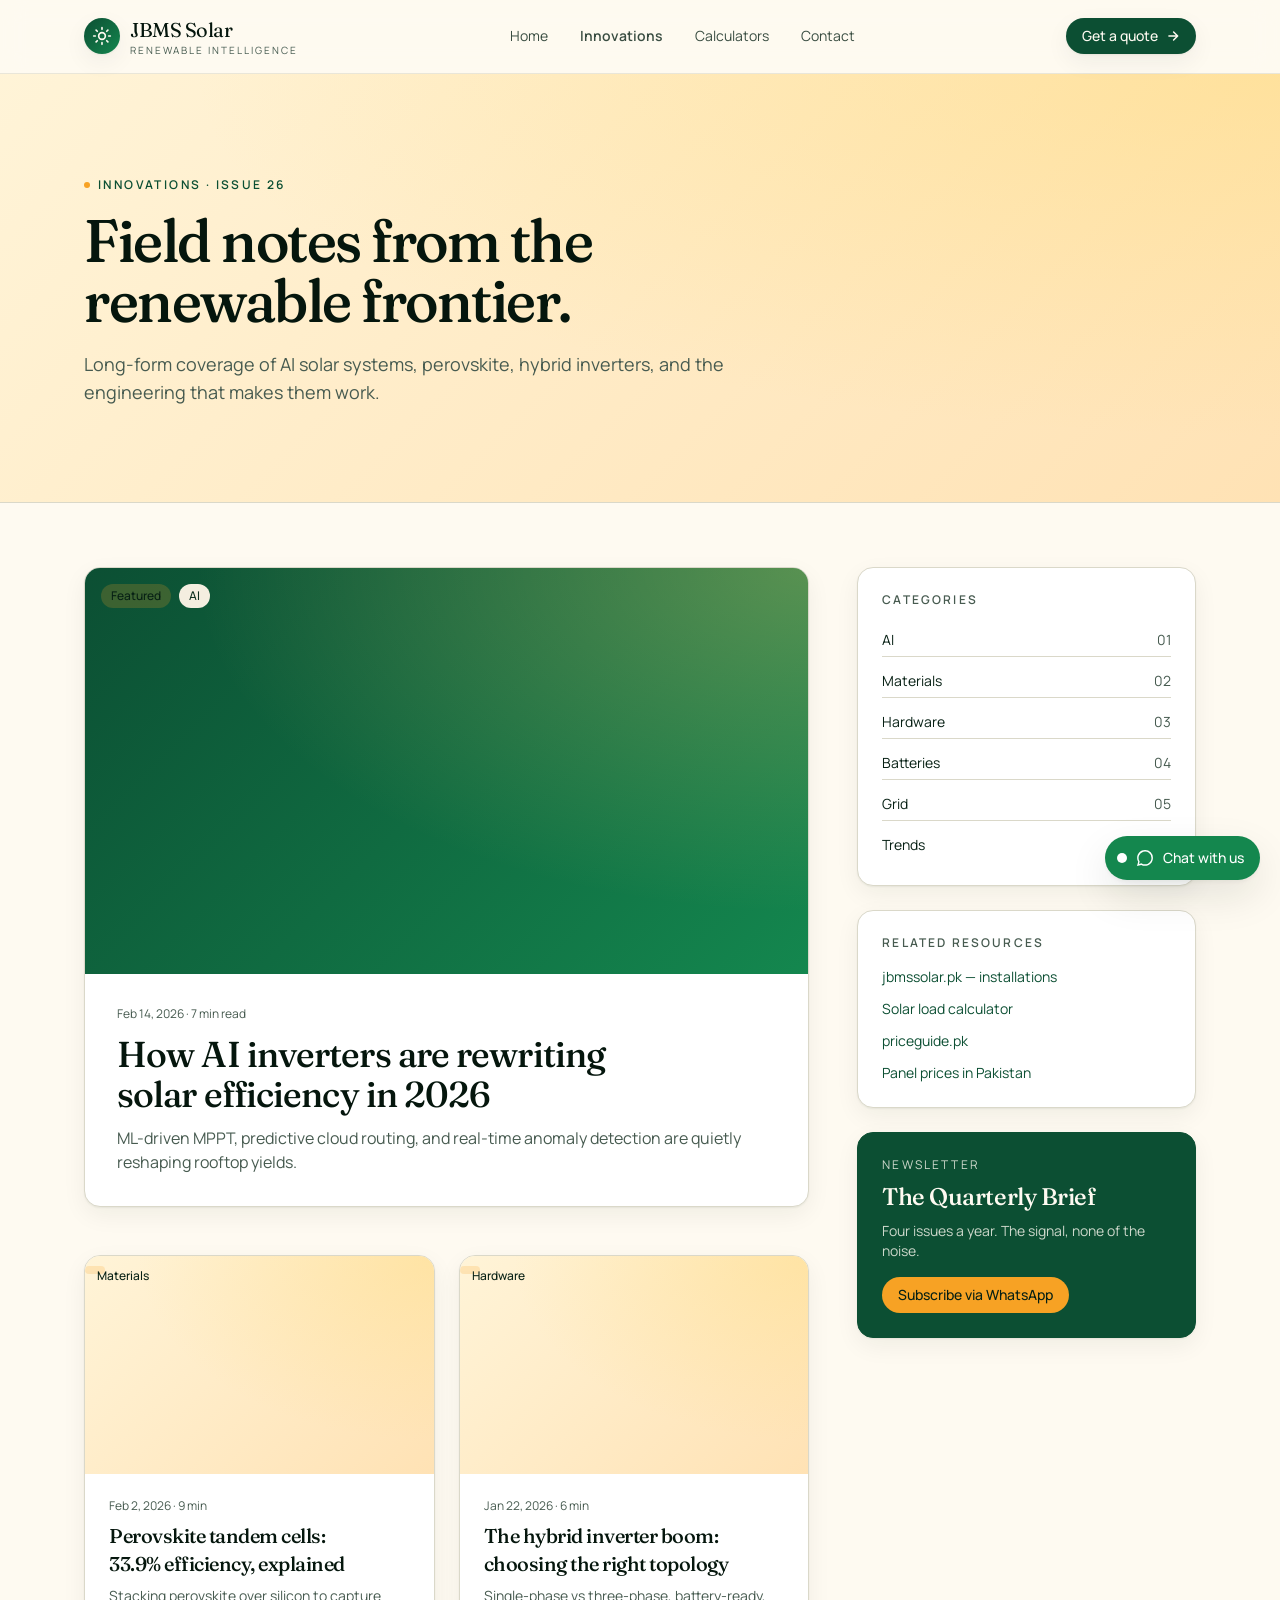
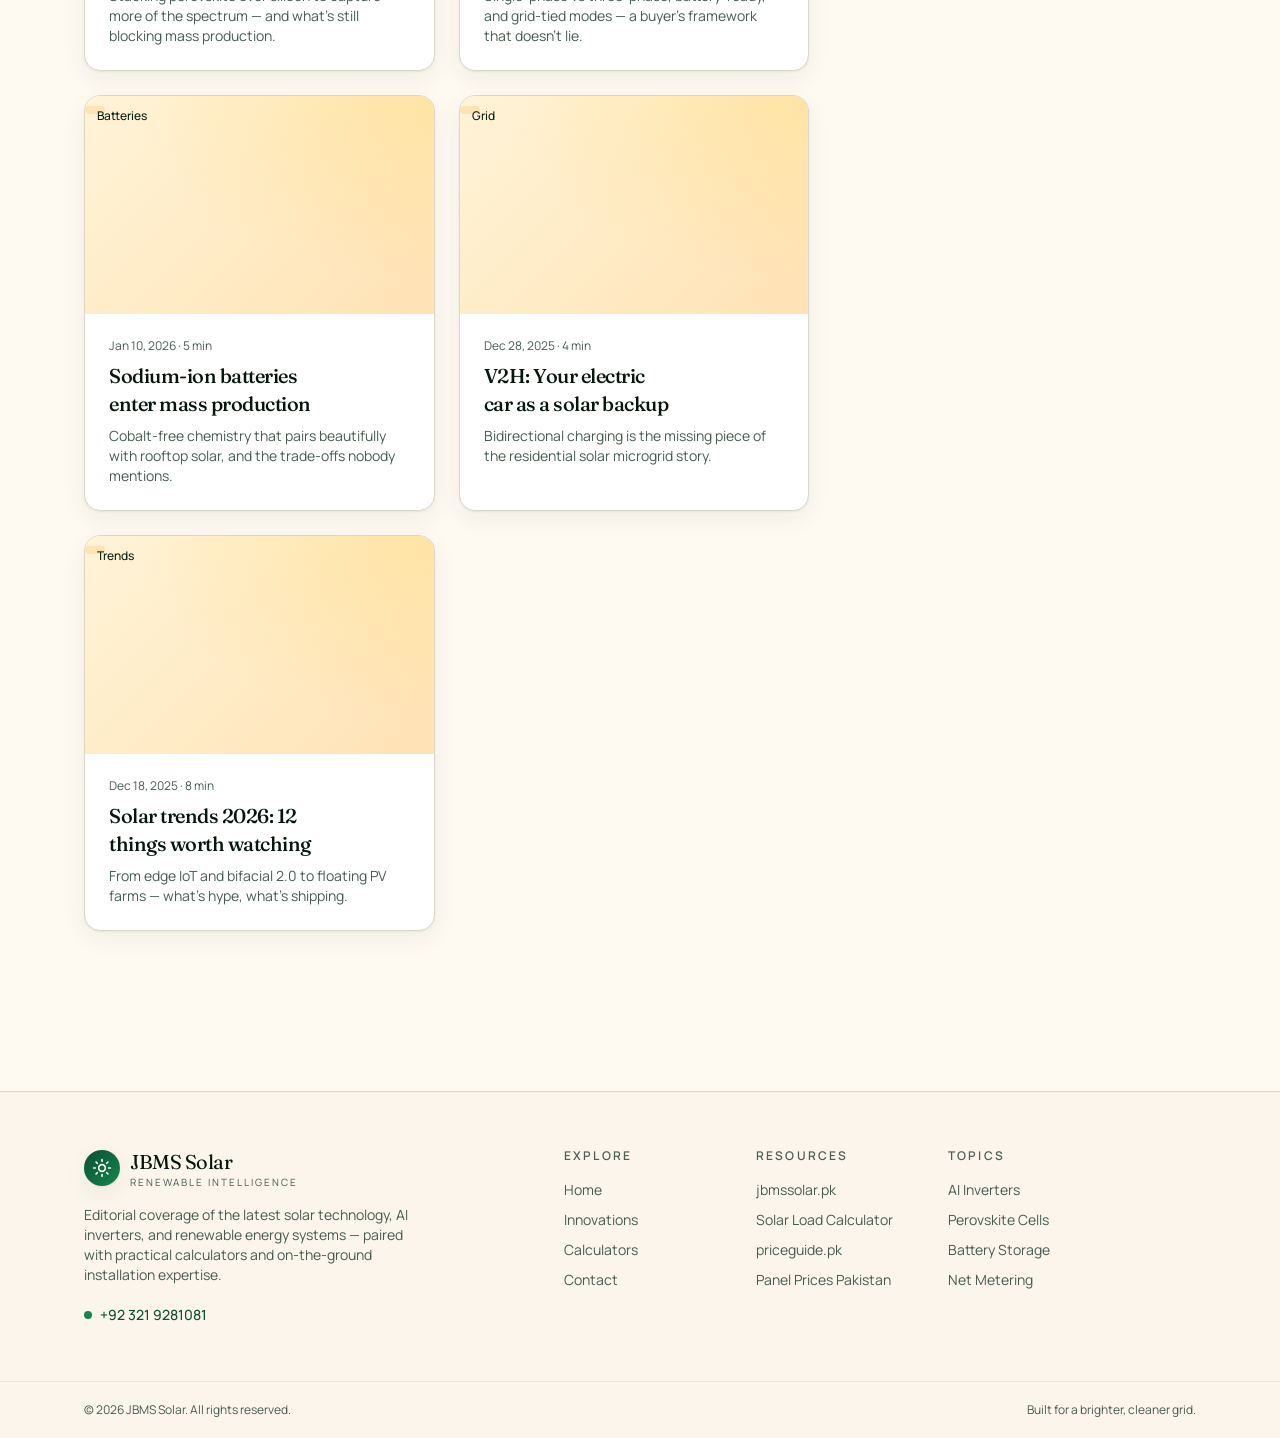
<file: blog/index.html>
<!DOCTYPE html><html lang="en"><head><meta charSet="utf-8"/><meta name="viewport" content="width=device-width, initial-scale=1"/><link rel="stylesheet" href="/assets/styles-BL7hcwc0.css" data-precedence="default"/><link rel="stylesheet" href="https://fonts.googleapis.com/css2?family=Fraunces:opsz,wght@9..144,400;9..144,500;9..144,600&amp;family=Manrope:wght@400;500;600;700&amp;family=JetBrains+Mono:wght@400;500&amp;display=swap" data-precedence="default"/><title>Solar Innovations — Articles &amp; Long Reads | JBMS Solar</title><meta name="theme-color" content="#1f3a2e"/><meta name="robots" content="index, follow"/><meta property="og:type" content="website"/><meta property="og:site_name" content="JBMS Solar"/><meta name="twitter:card" content="summary_large_image"/><meta name="description" content="In-depth articles on the latest solar technology: AI hybrid inverters, perovskite tandem cells, sodium-ion batteries, V2H microgrids, and 2026 trends."/><meta property="og:title" content="Solar Innovations — JBMS Solar"/><meta property="og:description" content="Editorial long-reads on AI solar, perovskite cells, hybrid inverters, and renewable energy trends."/><link rel="modulepreload" href="/assets/index-B6582DCA.js"/><link rel="modulepreload" href="/assets/blog-D76zEQFP.js"/><link rel="modulepreload" href="/assets/UI-kp8p5L1Q.js"/><link rel="preconnect" href="https://fonts.googleapis.com"/><link rel="preconnect" href="https://fonts.gstatic.com" crossorigin="anonymous"/></head><body><!--$--><div class="min-h-screen flex flex-col"><header class="sticky top-0 z-40 border-b border-border/60 bg-background/80 backdrop-blur-md"><div class="mx-auto flex max-w-6xl items-center justify-between px-5 py-4"><a aria-label="JBMS Solar home" href="/" class="flex items-center gap-2.5 group"><span class="relative inline-flex h-9 w-9 items-center justify-center rounded-xl gradient-leaf text-primary-foreground shadow-soft"><svg viewBox="0 0 24 24" class="h-5 w-5" fill="none" stroke="currentColor" stroke-width="2" stroke-linecap="round" stroke-linejoin="round" aria-hidden="true"><circle cx="12" cy="12" r="4"></circle><path d="M12 2v2M12 20v2M4.93 4.93l1.41 1.41M17.66 17.66l1.41 1.41M2 12h2M20 12h2M4.93 19.07l1.41-1.41M17.66 6.34l1.41-1.41"></path></svg></span><span class="leading-tight"><span class="block font-display text-xl text-ink tracking-tight">JBMS Solar</span><span class="block text-[10px] uppercase tracking-[0.2em] text-muted-foreground">Renewable Intelligence</span></span></a><nav class="hidden md:flex items-center gap-8 text-sm" aria-label="Primary"><a href="/" class="text-foreground/80 hover:text-foreground transition-colors">Home</a><a class="text-foreground/80 hover:text-foreground transition-colors text-foreground font-semibold" href="/blog" data-status="active" aria-current="page">Innovations</a><a href="/tools" class="text-foreground/80 hover:text-foreground transition-colors">Calculators</a><a href="/contact" class="text-foreground/80 hover:text-foreground transition-colors">Contact</a></nav><div class="flex items-center gap-2"><a href="https://wa.me/923219281081" target="_blank" rel="noreferrer" class="hidden sm:inline-flex items-center gap-2 rounded-full bg-primary text-primary-foreground px-4 py-2 text-sm font-medium hover:opacity-90 transition shadow-soft">Get a quote<svg class="h-3.5 w-3.5" viewBox="0 0 24 24" fill="none" stroke="currentColor" stroke-width="2.5" stroke-linecap="round" stroke-linejoin="round" aria-hidden="true"><path d="M5 12h14M13 5l7 7-7 7"></path></svg></a><button class="md:hidden inline-flex h-10 w-10 items-center justify-center rounded-lg border border-border" aria-label="Toggle menu" aria-expanded="false"><svg viewBox="0 0 24 24" class="h-5 w-5" fill="none" stroke="currentColor" stroke-width="2" stroke-linecap="round" aria-hidden="true"><path d="M4 7h16M4 12h16M4 17h16"></path></svg></button></div></div></header><main class="flex-1"><section class="relative overflow-hidden border-b border-border"><div class="absolute inset-0 gradient-warm" aria-hidden="true"></div><div class="absolute inset-0 gradient-sun opacity-70" aria-hidden="true"></div><div class="relative mx-auto max-w-6xl px-5 py-20 md:py-24"><div class="inline-flex items-center gap-2 text-xs font-semibold uppercase tracking-[0.2em] text-primary"><span class="h-1.5 w-1.5 rounded-full bg-accent"></span>Innovations · Issue 26</div><h1 class="mt-4 font-display text-5xl md:text-6xl tracking-tight text-balance max-w-3xl">Field notes from the renewable frontier.</h1><p class="mt-5 max-w-2xl text-lg text-muted-foreground text-pretty">Long-form coverage of AI solar systems, perovskite, hybrid inverters, and the engineering that makes them work.</p></div></section><section class="mx-auto max-w-6xl px-5 py-16 grid lg:grid-cols-12 gap-12"><div class="lg:col-span-8 space-y-12"><a href="/blog/ai-solar-2026" class="group block"><div class="rounded-2xl border border-border bg-card p-6 shadow-soft transition hover:shadow-lift hover:-translate-y-0.5 !p-0 overflow-hidden"><div class="aspect-[16/9] gradient-leaf relative"><div class="absolute inset-0 gradient-sun opacity-50"></div><div class="absolute top-4 left-4 flex gap-2"><span class="inline-flex items-center gap-1.5 rounded-full px-2.5 py-1 text-xs font-medium bg-accent/20 text-foreground">Featured</span><span class="inline-flex items-center gap-1.5 rounded-full px-2.5 py-1 text-xs font-medium bg-secondary text-secondary-foreground">AI</span></div></div><div class="p-6 md:p-8"><div class="text-xs text-muted-foreground">Feb 14, 2026<!-- --> · <!-- -->7 min<!-- --> read</div><h2 class="mt-3 font-display text-3xl md:text-4xl tracking-tight text-balance group-hover:text-primary transition">How AI inverters are rewriting solar efficiency in 2026</h2><p class="mt-3 text-muted-foreground text-pretty">ML-driven MPPT, predictive cloud routing, and real-time anomaly detection are quietly reshaping rooftop yields.</p></div></div></a><div class="grid sm:grid-cols-2 gap-6"><a href="/blog/perovskite-tandem" class="group"><div class="rounded-2xl border border-border bg-card p-6 shadow-soft transition hover:shadow-lift hover:-translate-y-0.5 !p-0 overflow-hidden h-full flex flex-col"><div class="aspect-[16/10] gradient-warm relative"><div class="absolute inset-0 gradient-sun opacity-60"></div><span class="inline-flex items-center gap-1.5 rounded-full px-2.5 py-1 text-xs font-medium bg-accent/20 text-foreground"><span class="absolute top-3 left-3">Materials</span></span></div><div class="p-6 flex-1 flex flex-col"><div class="text-xs text-muted-foreground">Feb 2, 2026<!-- --> · <!-- -->9 min</div><h3 class="mt-2 font-display text-xl tracking-tight text-balance group-hover:text-primary transition">Perovskite tandem cells: 33.9% efficiency, explained</h3><p class="mt-2 text-sm text-muted-foreground line-clamp-3">Stacking perovskite over silicon to capture more of the spectrum — and what&#x27;s still blocking mass production.</p></div></div></a><a href="/blog/hybrid-inverters" class="group"><div class="rounded-2xl border border-border bg-card p-6 shadow-soft transition hover:shadow-lift hover:-translate-y-0.5 !p-0 overflow-hidden h-full flex flex-col"><div class="aspect-[16/10] gradient-warm relative"><div class="absolute inset-0 gradient-sun opacity-60"></div><span class="inline-flex items-center gap-1.5 rounded-full px-2.5 py-1 text-xs font-medium bg-accent/20 text-foreground"><span class="absolute top-3 left-3">Hardware</span></span></div><div class="p-6 flex-1 flex flex-col"><div class="text-xs text-muted-foreground">Jan 22, 2026<!-- --> · <!-- -->6 min</div><h3 class="mt-2 font-display text-xl tracking-tight text-balance group-hover:text-primary transition">The hybrid inverter boom: choosing the right topology</h3><p class="mt-2 text-sm text-muted-foreground line-clamp-3">Single-phase vs three-phase, battery-ready, and grid-tied modes — a buyer&#x27;s framework that doesn&#x27;t lie.</p></div></div></a><a href="/blog/sodium-ion" class="group"><div class="rounded-2xl border border-border bg-card p-6 shadow-soft transition hover:shadow-lift hover:-translate-y-0.5 !p-0 overflow-hidden h-full flex flex-col"><div class="aspect-[16/10] gradient-warm relative"><div class="absolute inset-0 gradient-sun opacity-60"></div><span class="inline-flex items-center gap-1.5 rounded-full px-2.5 py-1 text-xs font-medium bg-accent/20 text-foreground"><span class="absolute top-3 left-3">Batteries</span></span></div><div class="p-6 flex-1 flex flex-col"><div class="text-xs text-muted-foreground">Jan 10, 2026<!-- --> · <!-- -->5 min</div><h3 class="mt-2 font-display text-xl tracking-tight text-balance group-hover:text-primary transition">Sodium-ion batteries enter mass production</h3><p class="mt-2 text-sm text-muted-foreground line-clamp-3">Cobalt-free chemistry that pairs beautifully with rooftop solar, and the trade-offs nobody mentions.</p></div></div></a><a href="/blog/v2h" class="group"><div class="rounded-2xl border border-border bg-card p-6 shadow-soft transition hover:shadow-lift hover:-translate-y-0.5 !p-0 overflow-hidden h-full flex flex-col"><div class="aspect-[16/10] gradient-warm relative"><div class="absolute inset-0 gradient-sun opacity-60"></div><span class="inline-flex items-center gap-1.5 rounded-full px-2.5 py-1 text-xs font-medium bg-accent/20 text-foreground"><span class="absolute top-3 left-3">Grid</span></span></div><div class="p-6 flex-1 flex flex-col"><div class="text-xs text-muted-foreground">Dec 28, 2025<!-- --> · <!-- -->4 min</div><h3 class="mt-2 font-display text-xl tracking-tight text-balance group-hover:text-primary transition">V2H: Your electric car as a solar backup</h3><p class="mt-2 text-sm text-muted-foreground line-clamp-3">Bidirectional charging is the missing piece of the residential solar microgrid story.</p></div></div></a><a href="/blog/trends-2026" class="group"><div class="rounded-2xl border border-border bg-card p-6 shadow-soft transition hover:shadow-lift hover:-translate-y-0.5 !p-0 overflow-hidden h-full flex flex-col"><div class="aspect-[16/10] gradient-warm relative"><div class="absolute inset-0 gradient-sun opacity-60"></div><span class="inline-flex items-center gap-1.5 rounded-full px-2.5 py-1 text-xs font-medium bg-accent/20 text-foreground"><span class="absolute top-3 left-3">Trends</span></span></div><div class="p-6 flex-1 flex flex-col"><div class="text-xs text-muted-foreground">Dec 18, 2025<!-- --> · <!-- -->8 min</div><h3 class="mt-2 font-display text-xl tracking-tight text-balance group-hover:text-primary transition">Solar trends 2026: 12 things worth watching</h3><p class="mt-2 text-sm text-muted-foreground line-clamp-3">From edge IoT and bifacial 2.0 to floating PV farms — what&#x27;s hype, what&#x27;s shipping.</p></div></div></a></div></div><aside class="lg:col-span-4 space-y-6"><div class="rounded-2xl border border-border bg-card p-6 shadow-soft  "><div class="text-xs font-semibold uppercase tracking-[0.18em] text-muted-foreground">Categories</div><ul class="mt-4 space-y-2 text-sm"><li class="flex items-center justify-between py-1.5 border-b border-border last:border-0"><span>AI</span><span class="text-muted-foreground">0<!-- -->1</span></li><li class="flex items-center justify-between py-1.5 border-b border-border last:border-0"><span>Materials</span><span class="text-muted-foreground">0<!-- -->2</span></li><li class="flex items-center justify-between py-1.5 border-b border-border last:border-0"><span>Hardware</span><span class="text-muted-foreground">0<!-- -->3</span></li><li class="flex items-center justify-between py-1.5 border-b border-border last:border-0"><span>Batteries</span><span class="text-muted-foreground">0<!-- -->4</span></li><li class="flex items-center justify-between py-1.5 border-b border-border last:border-0"><span>Grid</span><span class="text-muted-foreground">0<!-- -->5</span></li><li class="flex items-center justify-between py-1.5 border-b border-border last:border-0"><span>Trends</span><span class="text-muted-foreground">0<!-- -->6</span></li></ul></div><div class="rounded-2xl border border-border bg-card p-6 shadow-soft  "><div class="text-xs font-semibold uppercase tracking-[0.18em] text-muted-foreground">Related resources</div><ul class="mt-4 space-y-3 text-sm"><li><a class="text-primary underline-grow" href="https://jbmssolar.pk" target="_blank" rel="noreferrer">jbmssolar.pk — installations</a></li><li><a class="text-primary underline-grow" href="https://jbmssolar.pk/solar-load-calculator" target="_blank" rel="noreferrer">Solar load calculator</a></li><li><a class="text-primary underline-grow" href="https://priceguide.pk" target="_blank" rel="noreferrer">priceguide.pk</a></li><li><a class="text-primary underline-grow" href="https://priceguide.pk/solar-panel-price-in-pakistan" target="_blank" rel="noreferrer">Panel prices in Pakistan</a></li></ul></div><div class="rounded-2xl border border-border bg-card p-6 shadow-soft  bg-primary text-primary-foreground border-primary"><div class="text-xs uppercase tracking-[0.18em] opacity-80">Newsletter</div><h3 class="mt-2 font-display text-2xl text-primary-foreground">The Quarterly Brief</h3><p class="mt-2 text-sm text-primary-foreground/80">Four issues a year. The signal, none of the noise.</p><a href="https://wa.me/923219281081?text=Subscribe%20me%20to%20the%20quarterly%20brief" target="_blank" rel="noreferrer" class="mt-4 inline-flex rounded-full bg-accent text-accent-foreground px-4 py-2 text-sm font-medium hover:opacity-90">Subscribe via WhatsApp</a></div></aside></section></main><footer class="mt-24 border-t border-border bg-secondary/40"><div class="mx-auto max-w-6xl px-5 py-14 grid gap-10 md:grid-cols-12"><div class="md:col-span-5"><a aria-label="JBMS Solar home" href="/" class="flex items-center gap-2.5 group"><span class="relative inline-flex h-9 w-9 items-center justify-center rounded-xl gradient-leaf text-primary-foreground shadow-soft"><svg viewBox="0 0 24 24" class="h-5 w-5" fill="none" stroke="currentColor" stroke-width="2" stroke-linecap="round" stroke-linejoin="round" aria-hidden="true"><circle cx="12" cy="12" r="4"></circle><path d="M12 2v2M12 20v2M4.93 4.93l1.41 1.41M17.66 17.66l1.41 1.41M2 12h2M20 12h2M4.93 19.07l1.41-1.41M17.66 6.34l1.41-1.41"></path></svg></span><span class="leading-tight"><span class="block font-display text-xl text-ink tracking-tight">JBMS Solar</span><span class="block text-[10px] uppercase tracking-[0.2em] text-muted-foreground">Renewable Intelligence</span></span></a><p class="mt-4 text-sm text-muted-foreground max-w-sm text-pretty">Editorial coverage of the latest solar technology, AI inverters, and renewable energy systems — paired with practical calculators and on-the-ground installation expertise.</p><a href="https://wa.me/923219281081" target="_blank" rel="noreferrer" class="mt-5 inline-flex items-center gap-2 text-sm font-medium text-primary hover:text-primary/80"><span class="relative inline-flex h-2 w-2 rounded-full bg-leaf"><span class="absolute inset-0 rounded-full pulse-ring"></span></span>+92 321 9281081</a></div><div class="md:col-span-2"><div class="text-xs font-semibold uppercase tracking-[0.18em] text-foreground/70 mb-4">Explore</div><ul class="space-y-2.5 text-sm"><li><a href="/" class="text-muted-foreground hover:text-foreground transition-colors">Home</a></li><li><a class="text-muted-foreground hover:text-foreground transition-colors active" href="/blog" data-status="active" aria-current="page">Innovations</a></li><li><a href="/tools" class="text-muted-foreground hover:text-foreground transition-colors">Calculators</a></li><li><a href="/contact" class="text-muted-foreground hover:text-foreground transition-colors">Contact</a></li></ul></div><div class="md:col-span-2"><div class="text-xs font-semibold uppercase tracking-[0.18em] text-foreground/70 mb-4">Resources</div><ul class="space-y-2.5 text-sm"><li><a href="https://jbmssolar.pk" target="_blank" rel="noreferrer" class="text-muted-foreground hover:text-foreground transition-colors">jbmssolar.pk</a></li><li><a href="https://jbmssolar.pk/solar-load-calculator" target="_blank" rel="noreferrer" class="text-muted-foreground hover:text-foreground transition-colors">Solar Load Calculator</a></li><li><a href="https://priceguide.pk" target="_blank" rel="noreferrer" class="text-muted-foreground hover:text-foreground transition-colors">priceguide.pk</a></li><li><a href="https://priceguide.pk/solar-panel-price-in-pakistan" target="_blank" rel="noreferrer" class="text-muted-foreground hover:text-foreground transition-colors">Panel Prices Pakistan</a></li></ul></div><div class="md:col-span-2"><div class="text-xs font-semibold uppercase tracking-[0.18em] text-foreground/70 mb-4">Topics</div><ul class="space-y-2.5 text-sm"><li><a class="text-muted-foreground hover:text-foreground transition-colors active" href="/blog" data-status="active" aria-current="page">AI Inverters</a></li><li><a class="text-muted-foreground hover:text-foreground transition-colors active" href="/blog" data-status="active" aria-current="page">Perovskite Cells</a></li><li><a class="text-muted-foreground hover:text-foreground transition-colors active" href="/blog" data-status="active" aria-current="page">Battery Storage</a></li><li><a class="text-muted-foreground hover:text-foreground transition-colors active" href="/blog" data-status="active" aria-current="page">Net Metering</a></li></ul></div></div><div class="border-t border-border/60"><div class="mx-auto max-w-6xl px-5 py-5 flex flex-wrap items-center justify-between gap-3 text-xs text-muted-foreground"><span>© <!-- -->2026<!-- --> JBMS Solar. All rights reserved.</span><span>Built for a brighter, cleaner grid.</span></div></div></footer><a href="https://wa.me/923219281081" target="_blank" rel="noreferrer" aria-label="Chat on WhatsApp" class="fixed bottom-5 right-5 z-50 inline-flex items-center gap-2.5 rounded-full bg-leaf text-white pl-3 pr-4 py-3 shadow-lift hover:scale-[1.03] transition-transform"><span class="relative inline-flex h-2.5 w-2.5 rounded-full bg-white"><span class="absolute inset-0 rounded-full pulse-ring"></span></span><svg class="h-4 w-4" viewBox="0 0 24 24" fill="currentColor" aria-hidden="true"><path d="M20.52 3.48A11.78 11.78 0 0012.04 0C5.5 0 .19 5.31.19 11.85c0 2.09.55 4.13 1.6 5.93L0 24l6.38-1.67a11.83 11.83 0 005.66 1.44h.01c6.54 0 11.85-5.31 11.85-11.85a11.78 11.78 0 00-3.38-8.44zM12.05 21.5h-.01a9.66 9.66 0 01-4.93-1.35l-.35-.21-3.79.99 1.01-3.69-.23-.38a9.66 9.66 0 11 17.95-5.01c0 5.34-4.34 9.65-9.65 9.65z"></path></svg><span class="text-sm font-medium">Chat with us</span></a></div><!--/$--><script class="$tsr" id="$tsr-stream-barrier">(self.$R=self.$R||{})["tsr"]=[];self.$_TSR={h(){this.hydrated=!0,this.c()},e(){this.streamEnded=!0,this.c()},c(){this.hydrated&&this.streamEnded&&(delete self.$_TSR,delete self.$R.tsr)},p(e){this.initialized?e():this.buffer.push(e)},buffer:[]};$_TSR.router=($R=>$R[0]={manifest:$R[1]={routes:$R[2]={__root__:$R[3]={preloads:$R[4]=["/assets/index-B6582DCA.js"],assets:$R[5]=[$R[6]={tag:"script",attrs:$R[7]={type:"module",async:!0},children:"import(\"/assets/index-B6582DCA.js\")"}]},"/blog":$R[8]={preloads:$R[9]=["/assets/blog-D76zEQFP.js","/assets/UI-kp8p5L1Q.js"]}}},matches:$R[10]=[$R[11]={i:"__root__ ",u:1778324086247,s:"success",ssr:!0},$R[12]={i:" blog blog",u:1778324086248,s:"success",ssr:!0}],lastMatchId:" blog blog"})($R["tsr"]);$_TSR.e();document.currentScript.remove()</script><script type="module" async="">import("/assets/index-B6582DCA.js")</script></body></html>
</file>
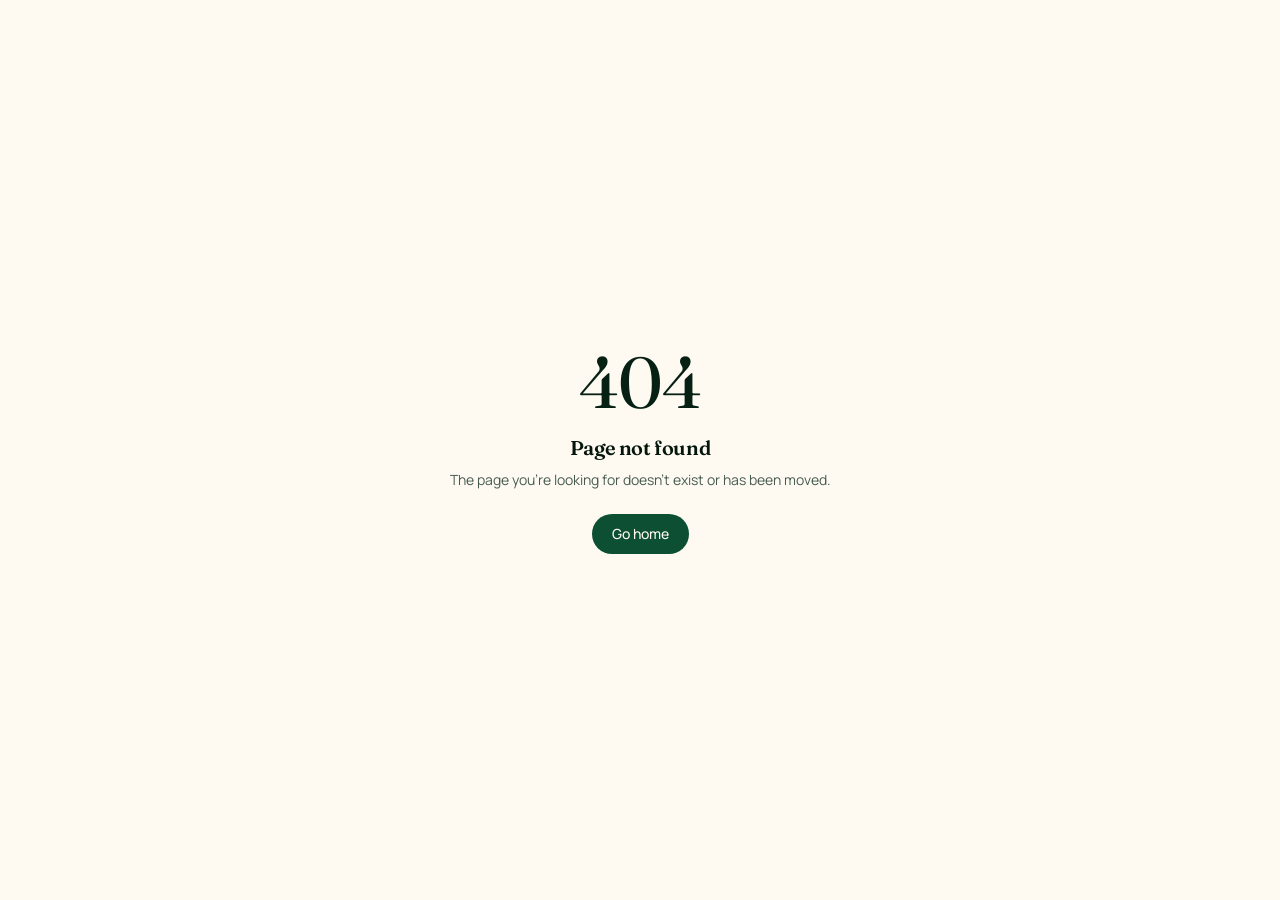
<file: contact/index.html>
<!DOCTYPE html><html lang="en"><head><meta charSet="utf-8"/><meta name="viewport" content="width=device-width, initial-scale=1"/><link rel="stylesheet" href="/assets/styles-BL7hcwc0.css" data-precedence="default"/><link rel="stylesheet" href="https://fonts.googleapis.com/css2?family=Fraunces:opsz,wght@9..144,400;9..144,500;9..144,600&amp;family=Manrope:wght@400;500;600;700&amp;family=JetBrains+Mono:wght@400;500&amp;display=swap" data-precedence="default"/><title>Contact JBMS Solar — WhatsApp +92 321 9281081</title><meta name="theme-color" content="#1f3a2e"/><meta name="robots" content="index, follow"/><meta property="og:type" content="website"/><meta property="og:site_name" content="JBMS Solar"/><meta name="twitter:card" content="summary_large_image"/><meta name="description" content="Reach JBMS Solar on WhatsApp at +92 321 9281081 for solar systems, hybrid inverters, batteries and renewable energy guidance. Same-day replies."/><meta property="og:title" content="Contact JBMS Solar"/><meta property="og:description" content="WhatsApp first. Quotes, sizing, and consultation in the same day."/><link rel="modulepreload" href="/assets/index-B6582DCA.js"/><link rel="modulepreload" href="/assets/contact-B6J0P5CA.js"/><link rel="modulepreload" href="/assets/UI-kp8p5L1Q.js"/><link rel="preconnect" href="https://fonts.googleapis.com"/><link rel="preconnect" href="https://fonts.gstatic.com" crossorigin="anonymous"/></head><body><!--$--><div class="min-h-screen flex flex-col"><header class="sticky top-0 z-40 border-b border-border/60 bg-background/80 backdrop-blur-md"><div class="mx-auto flex max-w-6xl items-center justify-between px-5 py-4"><a aria-label="JBMS Solar home" href="/" class="flex items-center gap-2.5 group"><span class="relative inline-flex h-9 w-9 items-center justify-center rounded-xl gradient-leaf text-primary-foreground shadow-soft"><svg viewBox="0 0 24 24" class="h-5 w-5" fill="none" stroke="currentColor" stroke-width="2" stroke-linecap="round" stroke-linejoin="round" aria-hidden="true"><circle cx="12" cy="12" r="4"></circle><path d="M12 2v2M12 20v2M4.93 4.93l1.41 1.41M17.66 17.66l1.41 1.41M2 12h2M20 12h2M4.93 19.07l1.41-1.41M17.66 6.34l1.41-1.41"></path></svg></span><span class="leading-tight"><span class="block font-display text-xl text-ink tracking-tight">JBMS Solar</span><span class="block text-[10px] uppercase tracking-[0.2em] text-muted-foreground">Renewable Intelligence</span></span></a><nav class="hidden md:flex items-center gap-8 text-sm" aria-label="Primary"><a href="/" class="text-foreground/80 hover:text-foreground transition-colors">Home</a><a href="/blog" class="text-foreground/80 hover:text-foreground transition-colors">Innovations</a><a href="/tools" class="text-foreground/80 hover:text-foreground transition-colors">Calculators</a><a class="text-foreground/80 hover:text-foreground transition-colors text-foreground font-semibold" href="/contact" data-status="active" aria-current="page">Contact</a></nav><div class="flex items-center gap-2"><a href="https://wa.me/923219281081" target="_blank" rel="noreferrer" class="hidden sm:inline-flex items-center gap-2 rounded-full bg-primary text-primary-foreground px-4 py-2 text-sm font-medium hover:opacity-90 transition shadow-soft">Get a quote<svg class="h-3.5 w-3.5" viewBox="0 0 24 24" fill="none" stroke="currentColor" stroke-width="2.5" stroke-linecap="round" stroke-linejoin="round" aria-hidden="true"><path d="M5 12h14M13 5l7 7-7 7"></path></svg></a><button class="md:hidden inline-flex h-10 w-10 items-center justify-center rounded-lg border border-border" aria-label="Toggle menu" aria-expanded="false"><svg viewBox="0 0 24 24" class="h-5 w-5" fill="none" stroke="currentColor" stroke-width="2" stroke-linecap="round" aria-hidden="true"><path d="M4 7h16M4 12h16M4 17h16"></path></svg></button></div></div></header><main class="flex-1"><section class="relative overflow-hidden border-b border-border"><div class="absolute inset-0 gradient-warm" aria-hidden="true"></div><div class="absolute inset-0 gradient-sun opacity-70" aria-hidden="true"></div><div class="relative mx-auto max-w-6xl px-5 py-20 md:py-24"><div class="inline-flex items-center gap-2 text-xs font-semibold uppercase tracking-[0.2em] text-primary"><span class="h-1.5 w-1.5 rounded-full bg-accent"></span>Get in touch</div><h1 class="mt-4 font-display text-5xl md:text-6xl tracking-tight text-balance max-w-3xl">One channel. Same-day reply.</h1><p class="mt-5 max-w-2xl text-lg text-muted-foreground text-pretty">We&#x27;ve simplified contact to a single, accountable thread on WhatsApp. Send your bill or roof photo and we&#x27;ll come back with a sizing.</p></div></section><section class="mx-auto max-w-5xl px-5 py-16 grid lg:grid-cols-3 gap-6"><div class="rounded-2xl border border-border bg-card p-6 shadow-soft  lg:col-span-2 bg-primary text-primary-foreground border-primary text-center !p-10"><div class="inline-flex h-16 w-16 mx-auto items-center justify-center rounded-full bg-accent text-accent-foreground shadow-glow"><svg class="h-7 w-7" viewBox="0 0 24 24" fill="currentColor" aria-hidden="true"><path d="M20.52 3.48A11.78 11.78 0 0012.04 0C5.5 0 .19 5.31.19 11.85c0 2.09.55 4.13 1.6 5.93L0 24l6.38-1.67a11.83 11.83 0 005.66 1.44h.01c6.54 0 11.85-5.31 11.85-11.85a11.78 11.78 0 00-3.38-8.44z"></path></svg></div><div class="mt-6 text-xs uppercase tracking-[0.2em] text-primary-foreground/70">WhatsApp</div><a href="https://wa.me/923219281081" target="_blank" rel="noreferrer" class="block mt-2 font-display text-4xl md:text-5xl tracking-tight text-primary-foreground hover:text-accent transition">+92 321 9281081</a><p class="mt-3 text-sm text-primary-foreground/80">Available 24/7 · Quotes · Sizing · Installation support</p><div class="mt-8 flex flex-wrap justify-center gap-3"><a href="https://wa.me/923219281081" target="_blank" rel="noreferrer" class="inline-flex items-center gap-2 rounded-full px-5 py-2.5 text-sm font-medium transition shadow-soft bg-primary text-primary-foreground hover:opacity-90">Open WhatsApp</a><a href="https://wa.me/923219281081?text=Hi%20JBMS%2C%20I%27m%20interested%20in%20a%20solar%20system" target="_blank" rel="noreferrer" class="inline-flex items-center gap-2 rounded-full px-5 py-2.5 text-sm font-medium transition shadow-soft border border-border bg-background text-foreground hover:bg-muted">Request a quote</a></div></div><div class="rounded-2xl border border-border bg-card p-6 shadow-soft  "><div class="text-xs font-semibold uppercase tracking-[0.18em] text-muted-foreground">Quick links</div><ul class="mt-4 space-y-3 text-sm"><li><a href="https://jbmssolar.pk" target="_blank" rel="noreferrer" class="text-primary underline-grow">jbmssolar.pk</a></li><li><a href="https://priceguide.pk" target="_blank" rel="noreferrer" class="text-primary underline-grow">priceguide.pk</a></li><li><a href="https://jbmssolar.pk/solar-load-calculator" target="_blank" rel="noreferrer" class="text-primary underline-grow">Solar load calculator</a></li><li><a href="https://priceguide.pk/solar-panel-price-in-pakistan" target="_blank" rel="noreferrer" class="text-primary underline-grow">Panel prices in Pakistan</a></li></ul><div class="mt-6 pt-6 border-t border-border"><div class="text-xs font-semibold uppercase tracking-[0.18em] text-muted-foreground">Response time</div><p class="mt-2 text-sm">Average reply under 30 minutes during business hours; under 4 hours overnight.</p></div></div></section></main><footer class="mt-24 border-t border-border bg-secondary/40"><div class="mx-auto max-w-6xl px-5 py-14 grid gap-10 md:grid-cols-12"><div class="md:col-span-5"><a aria-label="JBMS Solar home" href="/" class="flex items-center gap-2.5 group"><span class="relative inline-flex h-9 w-9 items-center justify-center rounded-xl gradient-leaf text-primary-foreground shadow-soft"><svg viewBox="0 0 24 24" class="h-5 w-5" fill="none" stroke="currentColor" stroke-width="2" stroke-linecap="round" stroke-linejoin="round" aria-hidden="true"><circle cx="12" cy="12" r="4"></circle><path d="M12 2v2M12 20v2M4.93 4.93l1.41 1.41M17.66 17.66l1.41 1.41M2 12h2M20 12h2M4.93 19.07l1.41-1.41M17.66 6.34l1.41-1.41"></path></svg></span><span class="leading-tight"><span class="block font-display text-xl text-ink tracking-tight">JBMS Solar</span><span class="block text-[10px] uppercase tracking-[0.2em] text-muted-foreground">Renewable Intelligence</span></span></a><p class="mt-4 text-sm text-muted-foreground max-w-sm text-pretty">Editorial coverage of the latest solar technology, AI inverters, and renewable energy systems — paired with practical calculators and on-the-ground installation expertise.</p><a href="https://wa.me/923219281081" target="_blank" rel="noreferrer" class="mt-5 inline-flex items-center gap-2 text-sm font-medium text-primary hover:text-primary/80"><span class="relative inline-flex h-2 w-2 rounded-full bg-leaf"><span class="absolute inset-0 rounded-full pulse-ring"></span></span>+92 321 9281081</a></div><div class="md:col-span-2"><div class="text-xs font-semibold uppercase tracking-[0.18em] text-foreground/70 mb-4">Explore</div><ul class="space-y-2.5 text-sm"><li><a href="/" class="text-muted-foreground hover:text-foreground transition-colors">Home</a></li><li><a href="/blog" class="text-muted-foreground hover:text-foreground transition-colors">Innovations</a></li><li><a href="/tools" class="text-muted-foreground hover:text-foreground transition-colors">Calculators</a></li><li><a class="text-muted-foreground hover:text-foreground transition-colors active" href="/contact" data-status="active" aria-current="page">Contact</a></li></ul></div><div class="md:col-span-2"><div class="text-xs font-semibold uppercase tracking-[0.18em] text-foreground/70 mb-4">Resources</div><ul class="space-y-2.5 text-sm"><li><a href="https://jbmssolar.pk" target="_blank" rel="noreferrer" class="text-muted-foreground hover:text-foreground transition-colors">jbmssolar.pk</a></li><li><a href="https://jbmssolar.pk/solar-load-calculator" target="_blank" rel="noreferrer" class="text-muted-foreground hover:text-foreground transition-colors">Solar Load Calculator</a></li><li><a href="https://priceguide.pk" target="_blank" rel="noreferrer" class="text-muted-foreground hover:text-foreground transition-colors">priceguide.pk</a></li><li><a href="https://priceguide.pk/solar-panel-price-in-pakistan" target="_blank" rel="noreferrer" class="text-muted-foreground hover:text-foreground transition-colors">Panel Prices Pakistan</a></li></ul></div><div class="md:col-span-2"><div class="text-xs font-semibold uppercase tracking-[0.18em] text-foreground/70 mb-4">Topics</div><ul class="space-y-2.5 text-sm"><li><a href="/blog" class="text-muted-foreground hover:text-foreground transition-colors">AI Inverters</a></li><li><a href="/blog" class="text-muted-foreground hover:text-foreground transition-colors">Perovskite Cells</a></li><li><a href="/blog" class="text-muted-foreground hover:text-foreground transition-colors">Battery Storage</a></li><li><a href="/blog" class="text-muted-foreground hover:text-foreground transition-colors">Net Metering</a></li></ul></div></div><div class="border-t border-border/60"><div class="mx-auto max-w-6xl px-5 py-5 flex flex-wrap items-center justify-between gap-3 text-xs text-muted-foreground"><span>© <!-- -->2026<!-- --> JBMS Solar. All rights reserved.</span><span>Built for a brighter, cleaner grid.</span></div></div></footer><a href="https://wa.me/923219281081" target="_blank" rel="noreferrer" aria-label="Chat on WhatsApp" class="fixed bottom-5 right-5 z-50 inline-flex items-center gap-2.5 rounded-full bg-leaf text-white pl-3 pr-4 py-3 shadow-lift hover:scale-[1.03] transition-transform"><span class="relative inline-flex h-2.5 w-2.5 rounded-full bg-white"><span class="absolute inset-0 rounded-full pulse-ring"></span></span><svg class="h-4 w-4" viewBox="0 0 24 24" fill="currentColor" aria-hidden="true"><path d="M20.52 3.48A11.78 11.78 0 0012.04 0C5.5 0 .19 5.31.19 11.85c0 2.09.55 4.13 1.6 5.93L0 24l6.38-1.67a11.83 11.83 0 005.66 1.44h.01c6.54 0 11.85-5.31 11.85-11.85a11.78 11.78 0 00-3.38-8.44zM12.05 21.5h-.01a9.66 9.66 0 01-4.93-1.35l-.35-.21-3.79.99 1.01-3.69-.23-.38a9.66 9.66 0 11 17.95-5.01c0 5.34-4.34 9.65-9.65 9.65z"></path></svg><span class="text-sm font-medium">Chat with us</span></a></div><!--/$--><script class="$tsr" id="$tsr-stream-barrier">(self.$R=self.$R||{})["tsr"]=[];self.$_TSR={h(){this.hydrated=!0,this.c()},e(){this.streamEnded=!0,this.c()},c(){this.hydrated&&this.streamEnded&&(delete self.$_TSR,delete self.$R.tsr)},p(e){this.initialized?e():this.buffer.push(e)},buffer:[]};$_TSR.router=($R=>$R[0]={manifest:$R[1]={routes:$R[2]={__root__:$R[3]={preloads:$R[4]=["/assets/index-B6582DCA.js"],assets:$R[5]=[$R[6]={tag:"script",attrs:$R[7]={type:"module",async:!0},children:"import(\"/assets/index-B6582DCA.js\")"}]},"/contact":$R[8]={preloads:$R[9]=["/assets/contact-B6J0P5CA.js","/assets/UI-kp8p5L1Q.js"]}}},matches:$R[10]=[$R[11]={i:"__root__ ",u:1778324086379,s:"success",ssr:!0},$R[12]={i:" contact contact",u:1778324086379,s:"success",ssr:!0}],lastMatchId:" contact contact"})($R["tsr"]);$_TSR.e();document.currentScript.remove()</script><script type="module" async="">import("/assets/index-B6582DCA.js")</script></body></html>
</file>
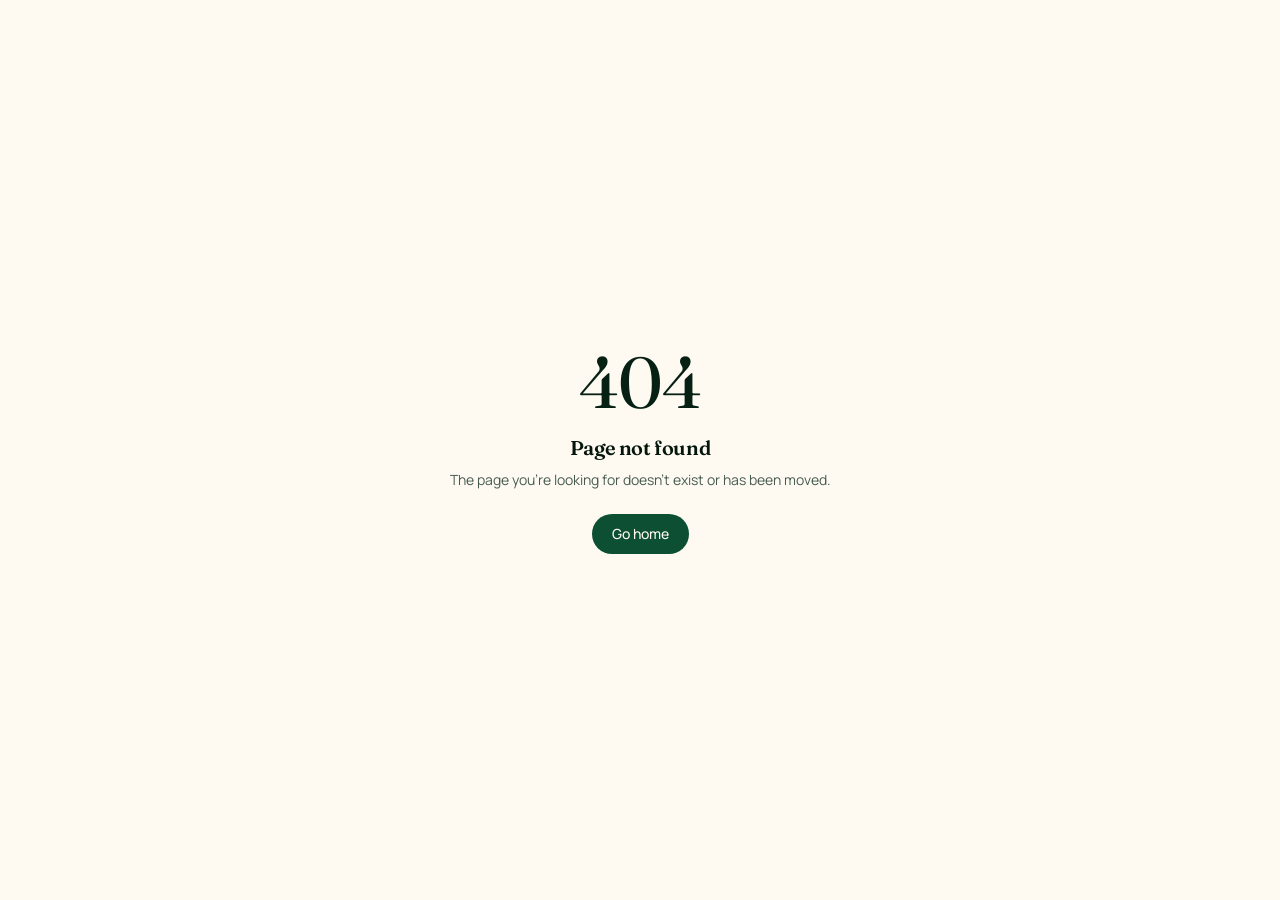
<file: tools/index.html>
<!DOCTYPE html><html lang="en"><head><meta charSet="utf-8"/><meta name="viewport" content="width=device-width, initial-scale=1"/><link rel="stylesheet" href="/assets/styles-BL7hcwc0.css" data-precedence="default"/><link rel="stylesheet" href="https://fonts.googleapis.com/css2?family=Fraunces:opsz,wght@9..144,400;9..144,500;9..144,600&amp;family=Manrope:wght@400;500;600;700&amp;family=JetBrains+Mono:wght@400;500&amp;display=swap" data-precedence="default"/><title>Solar Calculators — Load, Battery, Savings, Net Metering | JBMS Solar</title><meta name="theme-color" content="#1f3a2e"/><meta name="robots" content="index, follow"/><meta property="og:type" content="website"/><meta property="og:site_name" content="JBMS Solar"/><meta name="twitter:card" content="summary_large_image"/><meta name="description" content="Free solar calculators: total load, battery backup sizing, monthly savings, net metering earnings, and UPS sizing. Plan your renewable energy system in minutes."/><meta property="og:title" content="Solar Calculators — JBMS Solar"/><meta property="og:description" content="Five interactive solar calculators with instant, reliable results."/><link rel="modulepreload" href="/assets/index-B6582DCA.js"/><link rel="modulepreload" href="/assets/tools-D9kGvWTP.js"/><link rel="modulepreload" href="/assets/UI-kp8p5L1Q.js"/><link rel="preconnect" href="https://fonts.googleapis.com"/><link rel="preconnect" href="https://fonts.gstatic.com" crossorigin="anonymous"/></head><body><!--$--><div class="min-h-screen flex flex-col"><header class="sticky top-0 z-40 border-b border-border/60 bg-background/80 backdrop-blur-md"><div class="mx-auto flex max-w-6xl items-center justify-between px-5 py-4"><a aria-label="JBMS Solar home" href="/" class="flex items-center gap-2.5 group"><span class="relative inline-flex h-9 w-9 items-center justify-center rounded-xl gradient-leaf text-primary-foreground shadow-soft"><svg viewBox="0 0 24 24" class="h-5 w-5" fill="none" stroke="currentColor" stroke-width="2" stroke-linecap="round" stroke-linejoin="round" aria-hidden="true"><circle cx="12" cy="12" r="4"></circle><path d="M12 2v2M12 20v2M4.93 4.93l1.41 1.41M17.66 17.66l1.41 1.41M2 12h2M20 12h2M4.93 19.07l1.41-1.41M17.66 6.34l1.41-1.41"></path></svg></span><span class="leading-tight"><span class="block font-display text-xl text-ink tracking-tight">JBMS Solar</span><span class="block text-[10px] uppercase tracking-[0.2em] text-muted-foreground">Renewable Intelligence</span></span></a><nav class="hidden md:flex items-center gap-8 text-sm" aria-label="Primary"><a href="/" class="text-foreground/80 hover:text-foreground transition-colors">Home</a><a href="/blog" class="text-foreground/80 hover:text-foreground transition-colors">Innovations</a><a class="text-foreground/80 hover:text-foreground transition-colors text-foreground font-semibold" href="/tools" data-status="active" aria-current="page">Calculators</a><a href="/contact" class="text-foreground/80 hover:text-foreground transition-colors">Contact</a></nav><div class="flex items-center gap-2"><a href="https://wa.me/923219281081" target="_blank" rel="noreferrer" class="hidden sm:inline-flex items-center gap-2 rounded-full bg-primary text-primary-foreground px-4 py-2 text-sm font-medium hover:opacity-90 transition shadow-soft">Get a quote<svg class="h-3.5 w-3.5" viewBox="0 0 24 24" fill="none" stroke="currentColor" stroke-width="2.5" stroke-linecap="round" stroke-linejoin="round" aria-hidden="true"><path d="M5 12h14M13 5l7 7-7 7"></path></svg></a><button class="md:hidden inline-flex h-10 w-10 items-center justify-center rounded-lg border border-border" aria-label="Toggle menu" aria-expanded="false"><svg viewBox="0 0 24 24" class="h-5 w-5" fill="none" stroke="currentColor" stroke-width="2" stroke-linecap="round" aria-hidden="true"><path d="M4 7h16M4 12h16M4 17h16"></path></svg></button></div></div></header><main class="flex-1"><section class="relative overflow-hidden border-b border-border"><div class="absolute inset-0 gradient-warm" aria-hidden="true"></div><div class="absolute inset-0 gradient-sun opacity-70" aria-hidden="true"></div><div class="relative mx-auto max-w-6xl px-5 py-20 md:py-24"><div class="inline-flex items-center gap-2 text-xs font-semibold uppercase tracking-[0.2em] text-primary"><span class="h-1.5 w-1.5 rounded-full bg-accent"></span>Toolbox</div><h1 class="mt-4 font-display text-5xl md:text-6xl tracking-tight text-balance max-w-3xl">Solar calculators that don&#x27;t lie.</h1><p class="mt-5 max-w-2xl text-lg text-muted-foreground text-pretty">Five focused tools to plan load, battery backup, savings, net metering, and UPS sizing — built on the same formulas our installers use in the field.</p></div></section><section class="mx-auto max-w-6xl px-5 py-16 grid lg:grid-cols-2 gap-6"><div class="rounded-2xl border border-border bg-card p-6 shadow-soft  flex flex-col"><div><h2 class="font-display text-2xl tracking-tight">Solar load calculator</h2><p class="mt-1 text-sm text-muted-foreground">Estimate your home&#x27;s typical daytime load.</p></div><div class="mt-5 flex-1"><div class="grid grid-cols-2 gap-3"><label class="block"><div class="text-xs font-medium text-muted-foreground">Fans</div><div class="mt-1.5 flex items-center rounded-xl border border-border bg-background focus-within:border-primary transition"><input type="number" class="w-full bg-transparent px-3.5 py-2.5 text-sm outline-none" value="4"/></div></label><label class="block"><div class="text-xs font-medium text-muted-foreground">LED lights</div><div class="mt-1.5 flex items-center rounded-xl border border-border bg-background focus-within:border-primary transition"><input type="number" class="w-full bg-transparent px-3.5 py-2.5 text-sm outline-none" value="10"/></div></label><label class="block"><div class="text-xs font-medium text-muted-foreground">AC units (1.5T)</div><div class="mt-1.5 flex items-center rounded-xl border border-border bg-background focus-within:border-primary transition"><input type="number" class="w-full bg-transparent px-3.5 py-2.5 text-sm outline-none" value="1"/></div></label><label class="block"><div class="text-xs font-medium text-muted-foreground">Refrigerators</div><div class="mt-1.5 flex items-center rounded-xl border border-border bg-background focus-within:border-primary transition"><input type="number" class="w-full bg-transparent px-3.5 py-2.5 text-sm outline-none" value="1"/></div></label></div><div class="mt-5 rounded-xl bg-secondary/70 p-4 flex items-end justify-between gap-4"><div><div class="text-xs font-medium uppercase tracking-wider text-muted-foreground">Total load</div><div class="text-xs text-muted-foreground mt-1">Recommended system: 3 kW</div></div><div class="font-display text-3xl tracking-tight text-primary">2,140 W</div></div></div></div><div class="rounded-2xl border border-border bg-card p-6 shadow-soft  flex flex-col"><div><h2 class="font-display text-2xl tracking-tight">Battery backup</h2><p class="mt-1 text-sm text-muted-foreground">Size your battery bank for the hours you actually need.</p></div><div class="mt-5 flex-1"><div class="grid grid-cols-3 gap-3"><label class="block"><div class="text-xs font-medium text-muted-foreground">Load (W)</div><div class="mt-1.5 flex items-center rounded-xl border border-border bg-background focus-within:border-primary transition"><input type="number" class="w-full bg-transparent px-3.5 py-2.5 text-sm outline-none" value="2000"/></div></label><label class="block"><div class="text-xs font-medium text-muted-foreground">Backup (h)</div><div class="mt-1.5 flex items-center rounded-xl border border-border bg-background focus-within:border-primary transition"><input type="number" class="w-full bg-transparent px-3.5 py-2.5 text-sm outline-none" value="6"/></div></label><label class="block"><div class="text-xs font-medium text-muted-foreground">System V</div><div class="mt-1.5 flex items-center rounded-xl border border-border bg-background focus-within:border-primary transition"><input type="number" class="w-full bg-transparent px-3.5 py-2.5 text-sm outline-none" value="48"/><span class="pr-3.5 text-xs text-muted-foreground">V</span></div></label></div><div class="mt-5 rounded-xl bg-secondary/70 p-4 flex items-end justify-between gap-4"><div><div class="text-xs font-medium uppercase tracking-wider text-muted-foreground">Required capacity</div><div class="text-xs text-muted-foreground mt-1">≈ 15.02 kWh usable (LFP recommended)</div></div><div class="font-display text-3xl tracking-tight text-primary">313 Ah</div></div></div></div><div class="rounded-2xl border border-border bg-card p-6 shadow-soft  flex flex-col"><div><h2 class="font-display text-2xl tracking-tight">Savings projection</h2><p class="mt-1 text-sm text-muted-foreground">See yearly and decade-long electricity savings.</p></div><div class="mt-5 flex-1"><div class="grid grid-cols-2 gap-3"><label class="block"><div class="text-xs font-medium text-muted-foreground">Monthly bill</div><div class="mt-1.5 flex items-center rounded-xl border border-border bg-background focus-within:border-primary transition"><input type="number" class="w-full bg-transparent px-3.5 py-2.5 text-sm outline-none" value="35000"/><span class="pr-3.5 text-xs text-muted-foreground">Rs</span></div></label><label class="block"><div class="text-xs font-medium text-muted-foreground">Solar offset</div><div class="mt-1.5 flex items-center rounded-xl border border-border bg-background focus-within:border-primary transition"><input type="number" class="w-full bg-transparent px-3.5 py-2.5 text-sm outline-none" value="80"/><span class="pr-3.5 text-xs text-muted-foreground">%</span></div></label></div><div class="mt-5 rounded-xl bg-secondary/70 p-4 flex items-end justify-between gap-4"><div><div class="text-xs font-medium uppercase tracking-wider text-muted-foreground">Yearly savings</div><div class="text-xs text-muted-foreground mt-1">10-year projection: Rs 3,360,000</div></div><div class="font-display text-3xl tracking-tight text-primary">Rs 336,000</div></div></div></div><div class="rounded-2xl border border-border bg-card p-6 shadow-soft  flex flex-col"><div><h2 class="font-display text-2xl tracking-tight">Net metering</h2><p class="mt-1 text-sm text-muted-foreground">Estimate monthly earnings from grid export.</p></div><div class="mt-5 flex-1"><div class="grid grid-cols-3 gap-3"><label class="block"><div class="text-xs font-medium text-muted-foreground">Daily gen (kWh)</div><div class="mt-1.5 flex items-center rounded-xl border border-border bg-background focus-within:border-primary transition"><input type="number" class="w-full bg-transparent px-3.5 py-2.5 text-sm outline-none" value="40"/></div></label><label class="block"><div class="text-xs font-medium text-muted-foreground">Daily use (kWh)</div><div class="mt-1.5 flex items-center rounded-xl border border-border bg-background focus-within:border-primary transition"><input type="number" class="w-full bg-transparent px-3.5 py-2.5 text-sm outline-none" value="25"/></div></label><label class="block"><div class="text-xs font-medium text-muted-foreground">Tariff</div><div class="mt-1.5 flex items-center rounded-xl border border-border bg-background focus-within:border-primary transition"><input type="number" class="w-full bg-transparent px-3.5 py-2.5 text-sm outline-none" value="22"/><span class="pr-3.5 text-xs text-muted-foreground">Rs/kWh</span></div></label></div><div class="mt-5 rounded-xl bg-secondary/70 p-4 flex items-end justify-between gap-4"><div><div class="text-xs font-medium uppercase tracking-wider text-muted-foreground">Monthly earnings</div><div class="text-xs text-muted-foreground mt-1">Surplus exported: 15 kWh/day</div></div><div class="font-display text-3xl tracking-tight text-primary">Rs 9,900</div></div></div></div><div class="rounded-2xl border border-border bg-card p-6 shadow-soft  flex flex-col"><div><h2 class="font-display text-2xl tracking-tight">UPS sizing</h2><p class="mt-1 text-sm text-muted-foreground">Right-size your UPS rating and 12V battery bank.</p></div><div class="mt-5 flex-1"><div class="grid grid-cols-2 gap-3"><label class="block"><div class="text-xs font-medium text-muted-foreground">Load (W)</div><div class="mt-1.5 flex items-center rounded-xl border border-border bg-background focus-within:border-primary transition"><input type="number" class="w-full bg-transparent px-3.5 py-2.5 text-sm outline-none" value="800"/></div></label><label class="block"><div class="text-xs font-medium text-muted-foreground">Backup (h)</div><div class="mt-1.5 flex items-center rounded-xl border border-border bg-background focus-within:border-primary transition"><input type="number" class="w-full bg-transparent px-3.5 py-2.5 text-sm outline-none" value="4"/></div></label></div><div class="mt-5 rounded-xl bg-secondary/70 p-4 flex items-end justify-between gap-4"><div><div class="text-xs font-medium uppercase tracking-wider text-muted-foreground">UPS rating</div><div class="text-xs text-muted-foreground mt-1">Battery: 334 Ah @ 12V</div></div><div class="font-display text-3xl tracking-tight text-primary">1143 VA</div></div><div class="mt-4"><a href="https://wa.me/923219281081" target="_blank" rel="noreferrer" class="inline-flex items-center gap-2 rounded-full px-5 py-2.5 text-sm font-medium transition shadow-soft bg-primary text-primary-foreground hover:opacity-90">Get a quote on WhatsApp</a></div></div></div><div class="rounded-2xl border border-border bg-card p-6 shadow-soft  bg-primary text-primary-foreground border-primary"><span class="inline-flex items-center gap-1.5 rounded-full px-2.5 py-1 text-xs font-medium bg-accent/20 text-foreground">Pro tools</span><h3 class="mt-3 font-display text-2xl text-primary-foreground">Need commercial-grade sizing?</h3><p class="mt-2 text-sm text-primary-foreground/80">For C&amp;I and industrial projects, use our extended toolset.</p><ul class="mt-4 space-y-2 text-sm"><li>→ <a class="underline-grow" href="https://jbmssolar.pk/solar-load-calculator" target="_blank" rel="noreferrer">jbmssolar.pk/solar-load-calculator</a></li><li>→ <a class="underline-grow" href="https://priceguide.pk/solar-panel-price-in-pakistan" target="_blank" rel="noreferrer">Panel prices in Pakistan</a></li><li>→ <a class="underline-grow" href="https://jbmssolar.pk" target="_blank" rel="noreferrer">jbmssolar.pk — full systems</a></li></ul></div></section></main><footer class="mt-24 border-t border-border bg-secondary/40"><div class="mx-auto max-w-6xl px-5 py-14 grid gap-10 md:grid-cols-12"><div class="md:col-span-5"><a aria-label="JBMS Solar home" href="/" class="flex items-center gap-2.5 group"><span class="relative inline-flex h-9 w-9 items-center justify-center rounded-xl gradient-leaf text-primary-foreground shadow-soft"><svg viewBox="0 0 24 24" class="h-5 w-5" fill="none" stroke="currentColor" stroke-width="2" stroke-linecap="round" stroke-linejoin="round" aria-hidden="true"><circle cx="12" cy="12" r="4"></circle><path d="M12 2v2M12 20v2M4.93 4.93l1.41 1.41M17.66 17.66l1.41 1.41M2 12h2M20 12h2M4.93 19.07l1.41-1.41M17.66 6.34l1.41-1.41"></path></svg></span><span class="leading-tight"><span class="block font-display text-xl text-ink tracking-tight">JBMS Solar</span><span class="block text-[10px] uppercase tracking-[0.2em] text-muted-foreground">Renewable Intelligence</span></span></a><p class="mt-4 text-sm text-muted-foreground max-w-sm text-pretty">Editorial coverage of the latest solar technology, AI inverters, and renewable energy systems — paired with practical calculators and on-the-ground installation expertise.</p><a href="https://wa.me/923219281081" target="_blank" rel="noreferrer" class="mt-5 inline-flex items-center gap-2 text-sm font-medium text-primary hover:text-primary/80"><span class="relative inline-flex h-2 w-2 rounded-full bg-leaf"><span class="absolute inset-0 rounded-full pulse-ring"></span></span>+92 321 9281081</a></div><div class="md:col-span-2"><div class="text-xs font-semibold uppercase tracking-[0.18em] text-foreground/70 mb-4">Explore</div><ul class="space-y-2.5 text-sm"><li><a href="/" class="text-muted-foreground hover:text-foreground transition-colors">Home</a></li><li><a href="/blog" class="text-muted-foreground hover:text-foreground transition-colors">Innovations</a></li><li><a class="text-muted-foreground hover:text-foreground transition-colors active" href="/tools" data-status="active" aria-current="page">Calculators</a></li><li><a href="/contact" class="text-muted-foreground hover:text-foreground transition-colors">Contact</a></li></ul></div><div class="md:col-span-2"><div class="text-xs font-semibold uppercase tracking-[0.18em] text-foreground/70 mb-4">Resources</div><ul class="space-y-2.5 text-sm"><li><a href="https://jbmssolar.pk" target="_blank" rel="noreferrer" class="text-muted-foreground hover:text-foreground transition-colors">jbmssolar.pk</a></li><li><a href="https://jbmssolar.pk/solar-load-calculator" target="_blank" rel="noreferrer" class="text-muted-foreground hover:text-foreground transition-colors">Solar Load Calculator</a></li><li><a href="https://priceguide.pk" target="_blank" rel="noreferrer" class="text-muted-foreground hover:text-foreground transition-colors">priceguide.pk</a></li><li><a href="https://priceguide.pk/solar-panel-price-in-pakistan" target="_blank" rel="noreferrer" class="text-muted-foreground hover:text-foreground transition-colors">Panel Prices Pakistan</a></li></ul></div><div class="md:col-span-2"><div class="text-xs font-semibold uppercase tracking-[0.18em] text-foreground/70 mb-4">Topics</div><ul class="space-y-2.5 text-sm"><li><a href="/blog" class="text-muted-foreground hover:text-foreground transition-colors">AI Inverters</a></li><li><a href="/blog" class="text-muted-foreground hover:text-foreground transition-colors">Perovskite Cells</a></li><li><a href="/blog" class="text-muted-foreground hover:text-foreground transition-colors">Battery Storage</a></li><li><a href="/blog" class="text-muted-foreground hover:text-foreground transition-colors">Net Metering</a></li></ul></div></div><div class="border-t border-border/60"><div class="mx-auto max-w-6xl px-5 py-5 flex flex-wrap items-center justify-between gap-3 text-xs text-muted-foreground"><span>© <!-- -->2026<!-- --> JBMS Solar. All rights reserved.</span><span>Built for a brighter, cleaner grid.</span></div></div></footer><a href="https://wa.me/923219281081" target="_blank" rel="noreferrer" aria-label="Chat on WhatsApp" class="fixed bottom-5 right-5 z-50 inline-flex items-center gap-2.5 rounded-full bg-leaf text-white pl-3 pr-4 py-3 shadow-lift hover:scale-[1.03] transition-transform"><span class="relative inline-flex h-2.5 w-2.5 rounded-full bg-white"><span class="absolute inset-0 rounded-full pulse-ring"></span></span><svg class="h-4 w-4" viewBox="0 0 24 24" fill="currentColor" aria-hidden="true"><path d="M20.52 3.48A11.78 11.78 0 0012.04 0C5.5 0 .19 5.31.19 11.85c0 2.09.55 4.13 1.6 5.93L0 24l6.38-1.67a11.83 11.83 0 005.66 1.44h.01c6.54 0 11.85-5.31 11.85-11.85a11.78 11.78 0 00-3.38-8.44zM12.05 21.5h-.01a9.66 9.66 0 01-4.93-1.35l-.35-.21-3.79.99 1.01-3.69-.23-.38a9.66 9.66 0 11 17.95-5.01c0 5.34-4.34 9.65-9.65 9.65z"></path></svg><span class="text-sm font-medium">Chat with us</span></a></div><!--/$--><script class="$tsr" id="$tsr-stream-barrier">(self.$R=self.$R||{})["tsr"]=[];self.$_TSR={h(){this.hydrated=!0,this.c()},e(){this.streamEnded=!0,this.c()},c(){this.hydrated&&this.streamEnded&&(delete self.$_TSR,delete self.$R.tsr)},p(e){this.initialized?e():this.buffer.push(e)},buffer:[]};$_TSR.router=($R=>$R[0]={manifest:$R[1]={routes:$R[2]={__root__:$R[3]={preloads:$R[4]=["/assets/index-B6582DCA.js"],assets:$R[5]=[$R[6]={tag:"script",attrs:$R[7]={type:"module",async:!0},children:"import(\"/assets/index-B6582DCA.js\")"}]},"/tools":$R[8]={preloads:$R[9]=["/assets/tools-D9kGvWTP.js","/assets/UI-kp8p5L1Q.js"]}}},matches:$R[10]=[$R[11]={i:"__root__ ",u:1778324086295,s:"success",ssr:!0},$R[12]={i:" tools tools",u:1778324086295,s:"success",ssr:!0}],lastMatchId:" tools tools"})($R["tsr"]);$_TSR.e();document.currentScript.remove()</script><script type="module" async="">import("/assets/index-B6582DCA.js")</script></body></html>
</file>
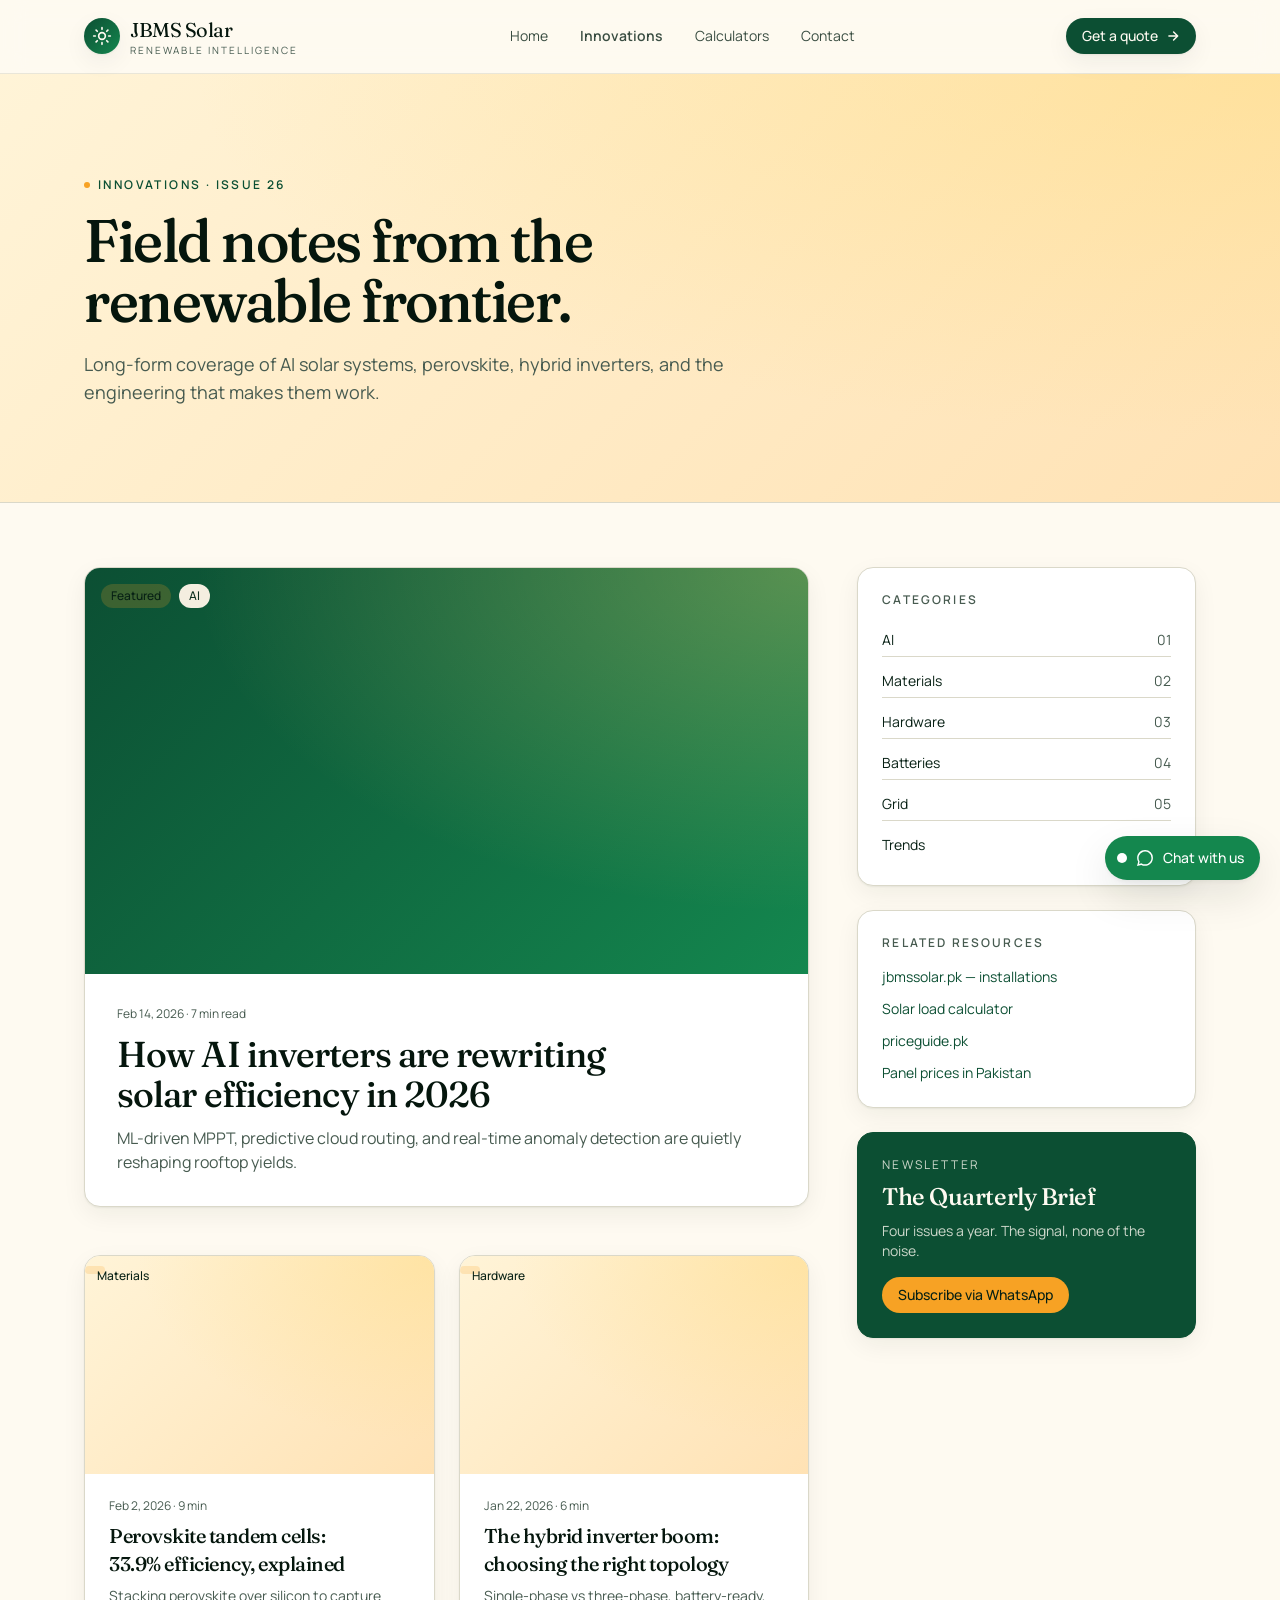
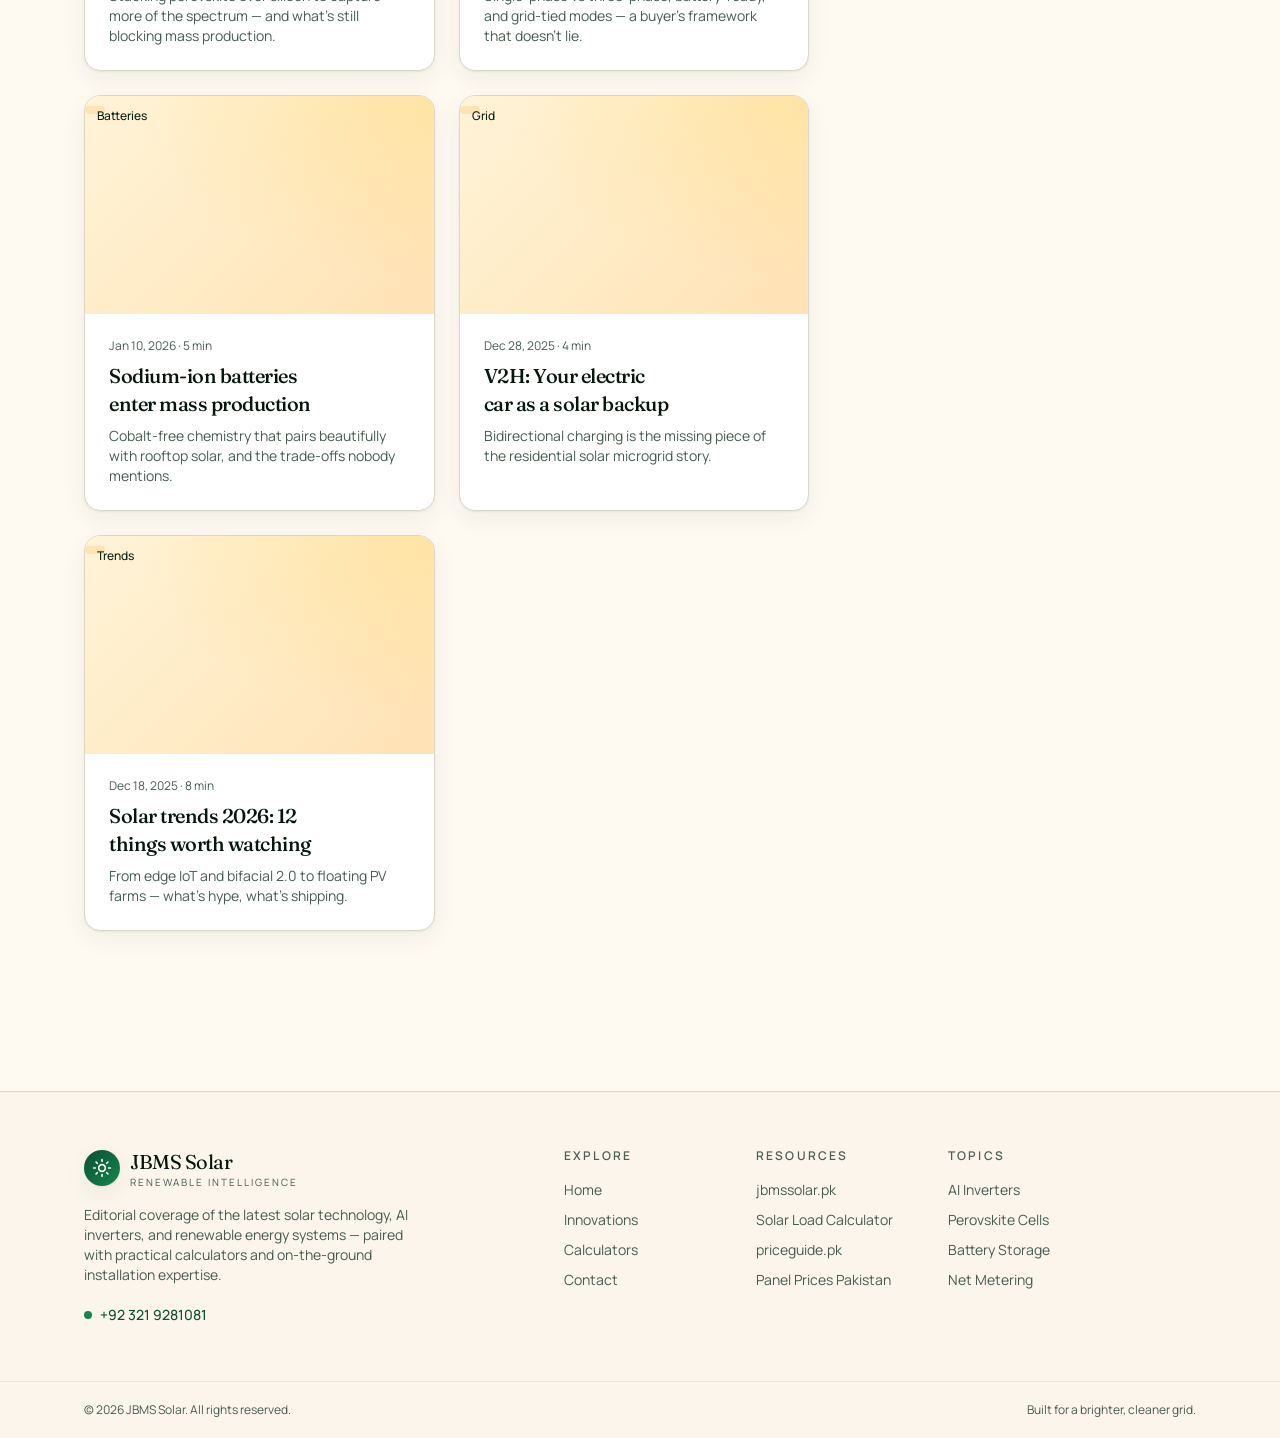
<file: blog/ai-solar-2026/index.html>
<!DOCTYPE html><html lang="en"><head><meta charSet="utf-8"/><meta name="viewport" content="width=device-width, initial-scale=1"/><link rel="stylesheet" href="/assets/styles-BL7hcwc0.css" data-precedence="default"/><link rel="stylesheet" href="https://fonts.googleapis.com/css2?family=Fraunces:opsz,wght@9..144,400;9..144,500;9..144,600&amp;family=Manrope:wght@400;500;600;700&amp;family=JetBrains+Mono:wght@400;500&amp;display=swap" data-precedence="default"/><title>Ai Solar 2026 — JBMS Solar</title><meta name="theme-color" content="#1f3a2e"/><meta name="robots" content="index, follow"/><meta property="og:site_name" content="JBMS Solar"/><meta name="twitter:card" content="summary_large_image"/><meta property="og:description" content="Editorial long-reads on AI solar, perovskite cells, hybrid inverters, and renewable energy trends."/><meta name="description" content="In-depth article on ai solar 2026 — the latest in solar technology and renewable energy."/><meta property="og:title" content="Ai Solar 2026"/><meta property="og:type" content="article"/><link rel="modulepreload" href="/assets/index-B6582DCA.js"/><link rel="modulepreload" href="/assets/blog-D76zEQFP.js"/><link rel="modulepreload" href="/assets/UI-kp8p5L1Q.js"/><link rel="modulepreload" href="/assets/blog._slug-DnV8LWuk.js"/><link rel="preconnect" href="https://fonts.googleapis.com"/><link rel="preconnect" href="https://fonts.gstatic.com" crossorigin="anonymous"/><script type="application/ld+json">{"@context":"https://schema.org","@type":"Article","headline":"Ai Solar 2026","author":{"@type":"Organization","name":"JBMS Solar"},"publisher":{"@type":"Organization","name":"JBMS Solar"},"datePublished":"2026-02-01"}</script></head><body><!--$--><div class="min-h-screen flex flex-col"><header class="sticky top-0 z-40 border-b border-border/60 bg-background/80 backdrop-blur-md"><div class="mx-auto flex max-w-6xl items-center justify-between px-5 py-4"><a aria-label="JBMS Solar home" href="/" class="flex items-center gap-2.5 group"><span class="relative inline-flex h-9 w-9 items-center justify-center rounded-xl gradient-leaf text-primary-foreground shadow-soft"><svg viewBox="0 0 24 24" class="h-5 w-5" fill="none" stroke="currentColor" stroke-width="2" stroke-linecap="round" stroke-linejoin="round" aria-hidden="true"><circle cx="12" cy="12" r="4"></circle><path d="M12 2v2M12 20v2M4.93 4.93l1.41 1.41M17.66 17.66l1.41 1.41M2 12h2M20 12h2M4.93 19.07l1.41-1.41M17.66 6.34l1.41-1.41"></path></svg></span><span class="leading-tight"><span class="block font-display text-xl text-ink tracking-tight">JBMS Solar</span><span class="block text-[10px] uppercase tracking-[0.2em] text-muted-foreground">Renewable Intelligence</span></span></a><nav class="hidden md:flex items-center gap-8 text-sm" aria-label="Primary"><a href="/" class="text-foreground/80 hover:text-foreground transition-colors">Home</a><a class="text-foreground/80 hover:text-foreground transition-colors text-foreground font-semibold" href="/blog" data-status="active" aria-current="page">Innovations</a><a href="/tools" class="text-foreground/80 hover:text-foreground transition-colors">Calculators</a><a href="/contact" class="text-foreground/80 hover:text-foreground transition-colors">Contact</a></nav><div class="flex items-center gap-2"><a href="https://wa.me/923219281081" target="_blank" rel="noreferrer" class="hidden sm:inline-flex items-center gap-2 rounded-full bg-primary text-primary-foreground px-4 py-2 text-sm font-medium hover:opacity-90 transition shadow-soft">Get a quote<svg class="h-3.5 w-3.5" viewBox="0 0 24 24" fill="none" stroke="currentColor" stroke-width="2.5" stroke-linecap="round" stroke-linejoin="round" aria-hidden="true"><path d="M5 12h14M13 5l7 7-7 7"></path></svg></a><button class="md:hidden inline-flex h-10 w-10 items-center justify-center rounded-lg border border-border" aria-label="Toggle menu" aria-expanded="false"><svg viewBox="0 0 24 24" class="h-5 w-5" fill="none" stroke="currentColor" stroke-width="2" stroke-linecap="round" aria-hidden="true"><path d="M4 7h16M4 12h16M4 17h16"></path></svg></button></div></div></header><main class="flex-1"><section class="relative overflow-hidden border-b border-border"><div class="absolute inset-0 gradient-warm" aria-hidden="true"></div><div class="absolute inset-0 gradient-sun opacity-70" aria-hidden="true"></div><div class="relative mx-auto max-w-6xl px-5 py-20 md:py-24"><div class="inline-flex items-center gap-2 text-xs font-semibold uppercase tracking-[0.2em] text-primary"><span class="h-1.5 w-1.5 rounded-full bg-accent"></span>Innovations · Issue 26</div><h1 class="mt-4 font-display text-5xl md:text-6xl tracking-tight text-balance max-w-3xl">Field notes from the renewable frontier.</h1><p class="mt-5 max-w-2xl text-lg text-muted-foreground text-pretty">Long-form coverage of AI solar systems, perovskite, hybrid inverters, and the engineering that makes them work.</p></div></section><section class="mx-auto max-w-6xl px-5 py-16 grid lg:grid-cols-12 gap-12"><div class="lg:col-span-8 space-y-12"><a class="group block active" href="/blog/ai-solar-2026" data-status="active" aria-current="page"><div class="rounded-2xl border border-border bg-card p-6 shadow-soft transition hover:shadow-lift hover:-translate-y-0.5 !p-0 overflow-hidden"><div class="aspect-[16/9] gradient-leaf relative"><div class="absolute inset-0 gradient-sun opacity-50"></div><div class="absolute top-4 left-4 flex gap-2"><span class="inline-flex items-center gap-1.5 rounded-full px-2.5 py-1 text-xs font-medium bg-accent/20 text-foreground">Featured</span><span class="inline-flex items-center gap-1.5 rounded-full px-2.5 py-1 text-xs font-medium bg-secondary text-secondary-foreground">AI</span></div></div><div class="p-6 md:p-8"><div class="text-xs text-muted-foreground">Feb 14, 2026<!-- --> · <!-- -->7 min<!-- --> read</div><h2 class="mt-3 font-display text-3xl md:text-4xl tracking-tight text-balance group-hover:text-primary transition">How AI inverters are rewriting solar efficiency in 2026</h2><p class="mt-3 text-muted-foreground text-pretty">ML-driven MPPT, predictive cloud routing, and real-time anomaly detection are quietly reshaping rooftop yields.</p></div></div></a><div class="grid sm:grid-cols-2 gap-6"><a href="/blog/perovskite-tandem" class="group"><div class="rounded-2xl border border-border bg-card p-6 shadow-soft transition hover:shadow-lift hover:-translate-y-0.5 !p-0 overflow-hidden h-full flex flex-col"><div class="aspect-[16/10] gradient-warm relative"><div class="absolute inset-0 gradient-sun opacity-60"></div><span class="inline-flex items-center gap-1.5 rounded-full px-2.5 py-1 text-xs font-medium bg-accent/20 text-foreground"><span class="absolute top-3 left-3">Materials</span></span></div><div class="p-6 flex-1 flex flex-col"><div class="text-xs text-muted-foreground">Feb 2, 2026<!-- --> · <!-- -->9 min</div><h3 class="mt-2 font-display text-xl tracking-tight text-balance group-hover:text-primary transition">Perovskite tandem cells: 33.9% efficiency, explained</h3><p class="mt-2 text-sm text-muted-foreground line-clamp-3">Stacking perovskite over silicon to capture more of the spectrum — and what&#x27;s still blocking mass production.</p></div></div></a><a href="/blog/hybrid-inverters" class="group"><div class="rounded-2xl border border-border bg-card p-6 shadow-soft transition hover:shadow-lift hover:-translate-y-0.5 !p-0 overflow-hidden h-full flex flex-col"><div class="aspect-[16/10] gradient-warm relative"><div class="absolute inset-0 gradient-sun opacity-60"></div><span class="inline-flex items-center gap-1.5 rounded-full px-2.5 py-1 text-xs font-medium bg-accent/20 text-foreground"><span class="absolute top-3 left-3">Hardware</span></span></div><div class="p-6 flex-1 flex flex-col"><div class="text-xs text-muted-foreground">Jan 22, 2026<!-- --> · <!-- -->6 min</div><h3 class="mt-2 font-display text-xl tracking-tight text-balance group-hover:text-primary transition">The hybrid inverter boom: choosing the right topology</h3><p class="mt-2 text-sm text-muted-foreground line-clamp-3">Single-phase vs three-phase, battery-ready, and grid-tied modes — a buyer&#x27;s framework that doesn&#x27;t lie.</p></div></div></a><a href="/blog/sodium-ion" class="group"><div class="rounded-2xl border border-border bg-card p-6 shadow-soft transition hover:shadow-lift hover:-translate-y-0.5 !p-0 overflow-hidden h-full flex flex-col"><div class="aspect-[16/10] gradient-warm relative"><div class="absolute inset-0 gradient-sun opacity-60"></div><span class="inline-flex items-center gap-1.5 rounded-full px-2.5 py-1 text-xs font-medium bg-accent/20 text-foreground"><span class="absolute top-3 left-3">Batteries</span></span></div><div class="p-6 flex-1 flex flex-col"><div class="text-xs text-muted-foreground">Jan 10, 2026<!-- --> · <!-- -->5 min</div><h3 class="mt-2 font-display text-xl tracking-tight text-balance group-hover:text-primary transition">Sodium-ion batteries enter mass production</h3><p class="mt-2 text-sm text-muted-foreground line-clamp-3">Cobalt-free chemistry that pairs beautifully with rooftop solar, and the trade-offs nobody mentions.</p></div></div></a><a href="/blog/v2h" class="group"><div class="rounded-2xl border border-border bg-card p-6 shadow-soft transition hover:shadow-lift hover:-translate-y-0.5 !p-0 overflow-hidden h-full flex flex-col"><div class="aspect-[16/10] gradient-warm relative"><div class="absolute inset-0 gradient-sun opacity-60"></div><span class="inline-flex items-center gap-1.5 rounded-full px-2.5 py-1 text-xs font-medium bg-accent/20 text-foreground"><span class="absolute top-3 left-3">Grid</span></span></div><div class="p-6 flex-1 flex flex-col"><div class="text-xs text-muted-foreground">Dec 28, 2025<!-- --> · <!-- -->4 min</div><h3 class="mt-2 font-display text-xl tracking-tight text-balance group-hover:text-primary transition">V2H: Your electric car as a solar backup</h3><p class="mt-2 text-sm text-muted-foreground line-clamp-3">Bidirectional charging is the missing piece of the residential solar microgrid story.</p></div></div></a><a href="/blog/trends-2026" class="group"><div class="rounded-2xl border border-border bg-card p-6 shadow-soft transition hover:shadow-lift hover:-translate-y-0.5 !p-0 overflow-hidden h-full flex flex-col"><div class="aspect-[16/10] gradient-warm relative"><div class="absolute inset-0 gradient-sun opacity-60"></div><span class="inline-flex items-center gap-1.5 rounded-full px-2.5 py-1 text-xs font-medium bg-accent/20 text-foreground"><span class="absolute top-3 left-3">Trends</span></span></div><div class="p-6 flex-1 flex flex-col"><div class="text-xs text-muted-foreground">Dec 18, 2025<!-- --> · <!-- -->8 min</div><h3 class="mt-2 font-display text-xl tracking-tight text-balance group-hover:text-primary transition">Solar trends 2026: 12 things worth watching</h3><p class="mt-2 text-sm text-muted-foreground line-clamp-3">From edge IoT and bifacial 2.0 to floating PV farms — what&#x27;s hype, what&#x27;s shipping.</p></div></div></a></div></div><aside class="lg:col-span-4 space-y-6"><div class="rounded-2xl border border-border bg-card p-6 shadow-soft  "><div class="text-xs font-semibold uppercase tracking-[0.18em] text-muted-foreground">Categories</div><ul class="mt-4 space-y-2 text-sm"><li class="flex items-center justify-between py-1.5 border-b border-border last:border-0"><span>AI</span><span class="text-muted-foreground">0<!-- -->1</span></li><li class="flex items-center justify-between py-1.5 border-b border-border last:border-0"><span>Materials</span><span class="text-muted-foreground">0<!-- -->2</span></li><li class="flex items-center justify-between py-1.5 border-b border-border last:border-0"><span>Hardware</span><span class="text-muted-foreground">0<!-- -->3</span></li><li class="flex items-center justify-between py-1.5 border-b border-border last:border-0"><span>Batteries</span><span class="text-muted-foreground">0<!-- -->4</span></li><li class="flex items-center justify-between py-1.5 border-b border-border last:border-0"><span>Grid</span><span class="text-muted-foreground">0<!-- -->5</span></li><li class="flex items-center justify-between py-1.5 border-b border-border last:border-0"><span>Trends</span><span class="text-muted-foreground">0<!-- -->6</span></li></ul></div><div class="rounded-2xl border border-border bg-card p-6 shadow-soft  "><div class="text-xs font-semibold uppercase tracking-[0.18em] text-muted-foreground">Related resources</div><ul class="mt-4 space-y-3 text-sm"><li><a class="text-primary underline-grow" href="https://jbmssolar.pk" target="_blank" rel="noreferrer">jbmssolar.pk — installations</a></li><li><a class="text-primary underline-grow" href="https://jbmssolar.pk/solar-load-calculator" target="_blank" rel="noreferrer">Solar load calculator</a></li><li><a class="text-primary underline-grow" href="https://priceguide.pk" target="_blank" rel="noreferrer">priceguide.pk</a></li><li><a class="text-primary underline-grow" href="https://priceguide.pk/solar-panel-price-in-pakistan" target="_blank" rel="noreferrer">Panel prices in Pakistan</a></li></ul></div><div class="rounded-2xl border border-border bg-card p-6 shadow-soft  bg-primary text-primary-foreground border-primary"><div class="text-xs uppercase tracking-[0.18em] opacity-80">Newsletter</div><h3 class="mt-2 font-display text-2xl text-primary-foreground">The Quarterly Brief</h3><p class="mt-2 text-sm text-primary-foreground/80">Four issues a year. The signal, none of the noise.</p><a href="https://wa.me/923219281081?text=Subscribe%20me%20to%20the%20quarterly%20brief" target="_blank" rel="noreferrer" class="mt-4 inline-flex rounded-full bg-accent text-accent-foreground px-4 py-2 text-sm font-medium hover:opacity-90">Subscribe via WhatsApp</a></div></aside></section></main><footer class="mt-24 border-t border-border bg-secondary/40"><div class="mx-auto max-w-6xl px-5 py-14 grid gap-10 md:grid-cols-12"><div class="md:col-span-5"><a aria-label="JBMS Solar home" href="/" class="flex items-center gap-2.5 group"><span class="relative inline-flex h-9 w-9 items-center justify-center rounded-xl gradient-leaf text-primary-foreground shadow-soft"><svg viewBox="0 0 24 24" class="h-5 w-5" fill="none" stroke="currentColor" stroke-width="2" stroke-linecap="round" stroke-linejoin="round" aria-hidden="true"><circle cx="12" cy="12" r="4"></circle><path d="M12 2v2M12 20v2M4.93 4.93l1.41 1.41M17.66 17.66l1.41 1.41M2 12h2M20 12h2M4.93 19.07l1.41-1.41M17.66 6.34l1.41-1.41"></path></svg></span><span class="leading-tight"><span class="block font-display text-xl text-ink tracking-tight">JBMS Solar</span><span class="block text-[10px] uppercase tracking-[0.2em] text-muted-foreground">Renewable Intelligence</span></span></a><p class="mt-4 text-sm text-muted-foreground max-w-sm text-pretty">Editorial coverage of the latest solar technology, AI inverters, and renewable energy systems — paired with practical calculators and on-the-ground installation expertise.</p><a href="https://wa.me/923219281081" target="_blank" rel="noreferrer" class="mt-5 inline-flex items-center gap-2 text-sm font-medium text-primary hover:text-primary/80"><span class="relative inline-flex h-2 w-2 rounded-full bg-leaf"><span class="absolute inset-0 rounded-full pulse-ring"></span></span>+92 321 9281081</a></div><div class="md:col-span-2"><div class="text-xs font-semibold uppercase tracking-[0.18em] text-foreground/70 mb-4">Explore</div><ul class="space-y-2.5 text-sm"><li><a href="/" class="text-muted-foreground hover:text-foreground transition-colors">Home</a></li><li><a class="text-muted-foreground hover:text-foreground transition-colors active" href="/blog" data-status="active" aria-current="page">Innovations</a></li><li><a href="/tools" class="text-muted-foreground hover:text-foreground transition-colors">Calculators</a></li><li><a href="/contact" class="text-muted-foreground hover:text-foreground transition-colors">Contact</a></li></ul></div><div class="md:col-span-2"><div class="text-xs font-semibold uppercase tracking-[0.18em] text-foreground/70 mb-4">Resources</div><ul class="space-y-2.5 text-sm"><li><a href="https://jbmssolar.pk" target="_blank" rel="noreferrer" class="text-muted-foreground hover:text-foreground transition-colors">jbmssolar.pk</a></li><li><a href="https://jbmssolar.pk/solar-load-calculator" target="_blank" rel="noreferrer" class="text-muted-foreground hover:text-foreground transition-colors">Solar Load Calculator</a></li><li><a href="https://priceguide.pk" target="_blank" rel="noreferrer" class="text-muted-foreground hover:text-foreground transition-colors">priceguide.pk</a></li><li><a href="https://priceguide.pk/solar-panel-price-in-pakistan" target="_blank" rel="noreferrer" class="text-muted-foreground hover:text-foreground transition-colors">Panel Prices Pakistan</a></li></ul></div><div class="md:col-span-2"><div class="text-xs font-semibold uppercase tracking-[0.18em] text-foreground/70 mb-4">Topics</div><ul class="space-y-2.5 text-sm"><li><a class="text-muted-foreground hover:text-foreground transition-colors active" href="/blog" data-status="active" aria-current="page">AI Inverters</a></li><li><a class="text-muted-foreground hover:text-foreground transition-colors active" href="/blog" data-status="active" aria-current="page">Perovskite Cells</a></li><li><a class="text-muted-foreground hover:text-foreground transition-colors active" href="/blog" data-status="active" aria-current="page">Battery Storage</a></li><li><a class="text-muted-foreground hover:text-foreground transition-colors active" href="/blog" data-status="active" aria-current="page">Net Metering</a></li></ul></div></div><div class="border-t border-border/60"><div class="mx-auto max-w-6xl px-5 py-5 flex flex-wrap items-center justify-between gap-3 text-xs text-muted-foreground"><span>© <!-- -->2026<!-- --> JBMS Solar. All rights reserved.</span><span>Built for a brighter, cleaner grid.</span></div></div></footer><a href="https://wa.me/923219281081" target="_blank" rel="noreferrer" aria-label="Chat on WhatsApp" class="fixed bottom-5 right-5 z-50 inline-flex items-center gap-2.5 rounded-full bg-leaf text-white pl-3 pr-4 py-3 shadow-lift hover:scale-[1.03] transition-transform"><span class="relative inline-flex h-2.5 w-2.5 rounded-full bg-white"><span class="absolute inset-0 rounded-full pulse-ring"></span></span><svg class="h-4 w-4" viewBox="0 0 24 24" fill="currentColor" aria-hidden="true"><path d="M20.52 3.48A11.78 11.78 0 0012.04 0C5.5 0 .19 5.31.19 11.85c0 2.09.55 4.13 1.6 5.93L0 24l6.38-1.67a11.83 11.83 0 005.66 1.44h.01c6.54 0 11.85-5.31 11.85-11.85a11.78 11.78 0 00-3.38-8.44zM12.05 21.5h-.01a9.66 9.66 0 01-4.93-1.35l-.35-.21-3.79.99 1.01-3.69-.23-.38a9.66 9.66 0 11 17.95-5.01c0 5.34-4.34 9.65-9.65 9.65z"></path></svg><span class="text-sm font-medium">Chat with us</span></a></div><!--/$--><script class="$tsr" id="$tsr-stream-barrier">(self.$R=self.$R||{})["tsr"]=[];self.$_TSR={h(){this.hydrated=!0,this.c()},e(){this.streamEnded=!0,this.c()},c(){this.hydrated&&this.streamEnded&&(delete self.$_TSR,delete self.$R.tsr)},p(e){this.initialized?e():this.buffer.push(e)},buffer:[]};$_TSR.router=($R=>$R[0]={manifest:$R[1]={routes:$R[2]={__root__:$R[3]={preloads:$R[4]=["/assets/index-B6582DCA.js"],assets:$R[5]=[$R[6]={tag:"script",attrs:$R[7]={type:"module",async:!0},children:"import(\"/assets/index-B6582DCA.js\")"}]},"/blog":$R[8]={preloads:$R[9]=["/assets/blog-D76zEQFP.js","/assets/UI-kp8p5L1Q.js"]},"/blog/$slug":$R[10]={preloads:$R[11]=["/assets/blog._slug-DnV8LWuk.js"]}}},matches:$R[12]=[$R[13]={i:"__root__ ",u:1778324086433,s:"success",ssr:!0},$R[14]={i:" blog blog",u:1778324086433,s:"success",ssr:!0},$R[15]={i:" blog $slug blog ai-solar-2026",u:1778324086433,s:"success",ssr:!0}],lastMatchId:" blog $slug blog ai-solar-2026"})($R["tsr"]);$_TSR.e();document.currentScript.remove()</script><script type="module" async="">import("/assets/index-B6582DCA.js")</script></body></html>
</file>
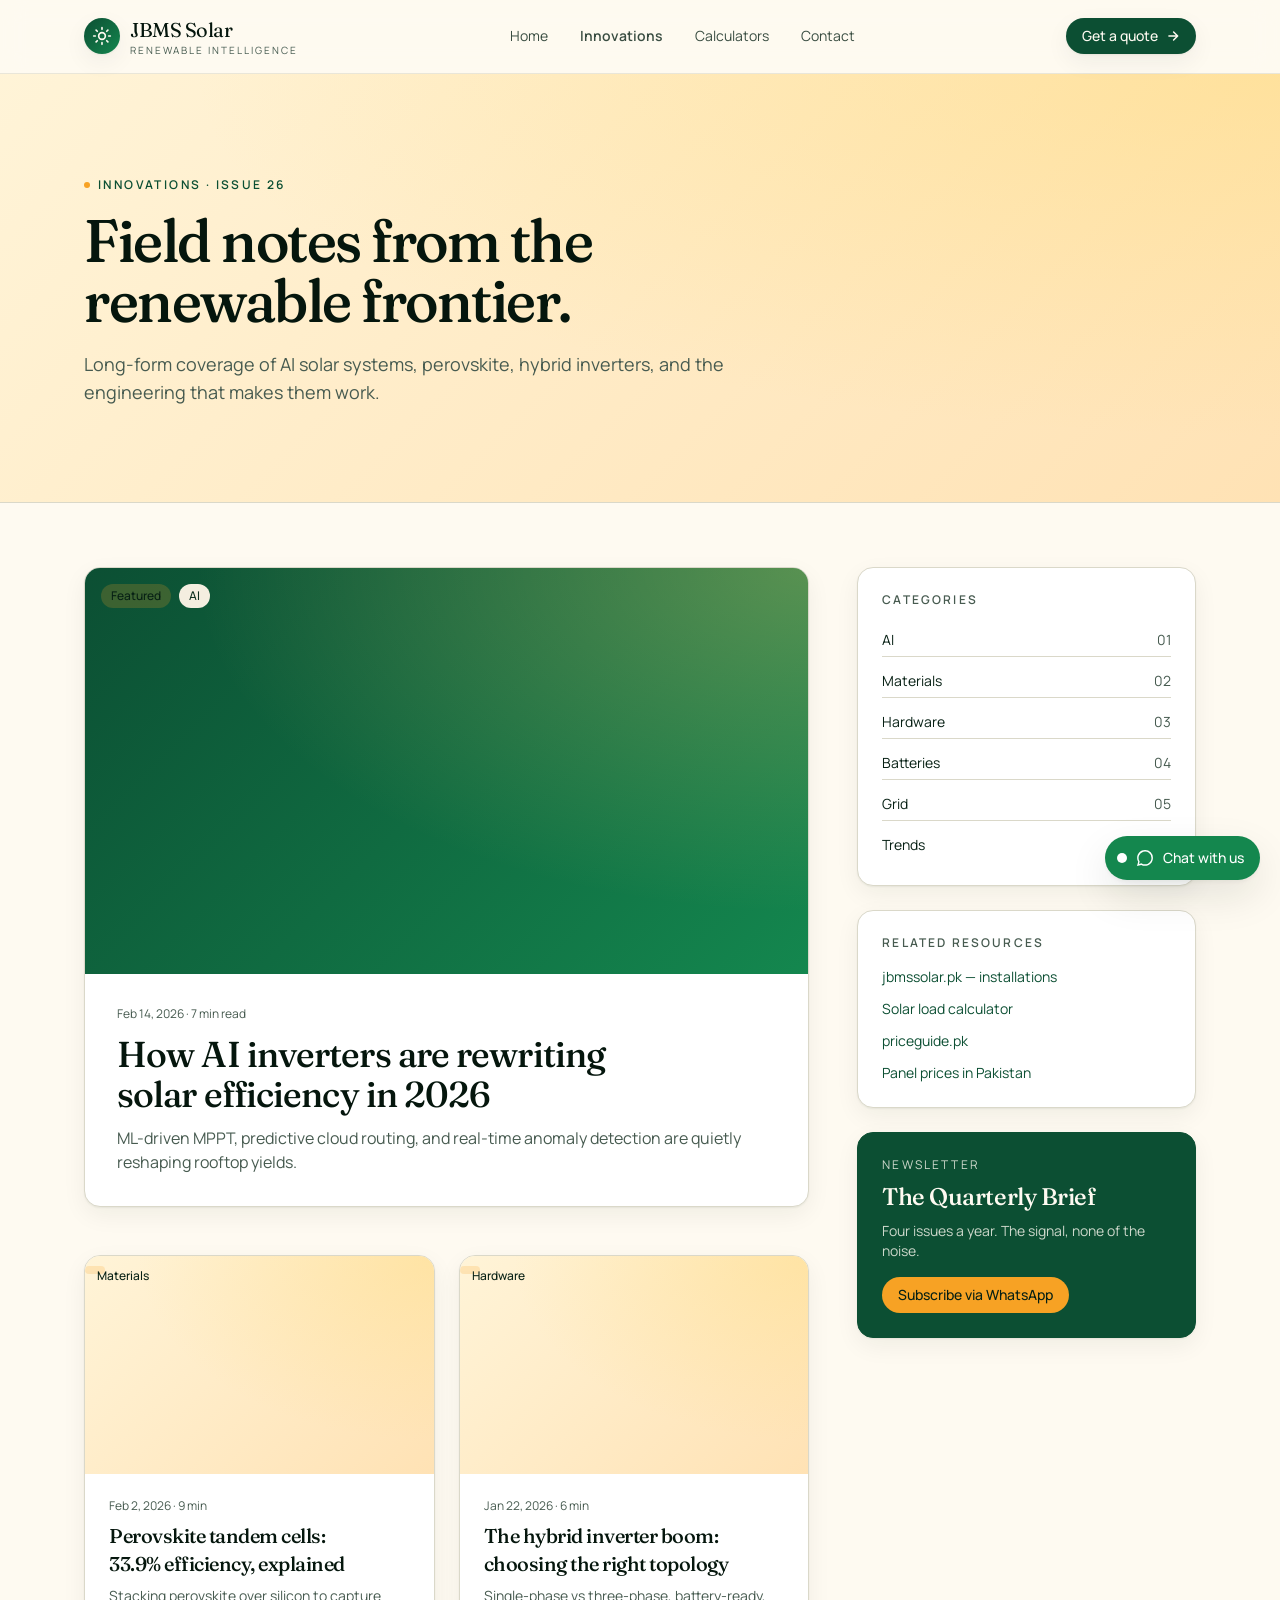
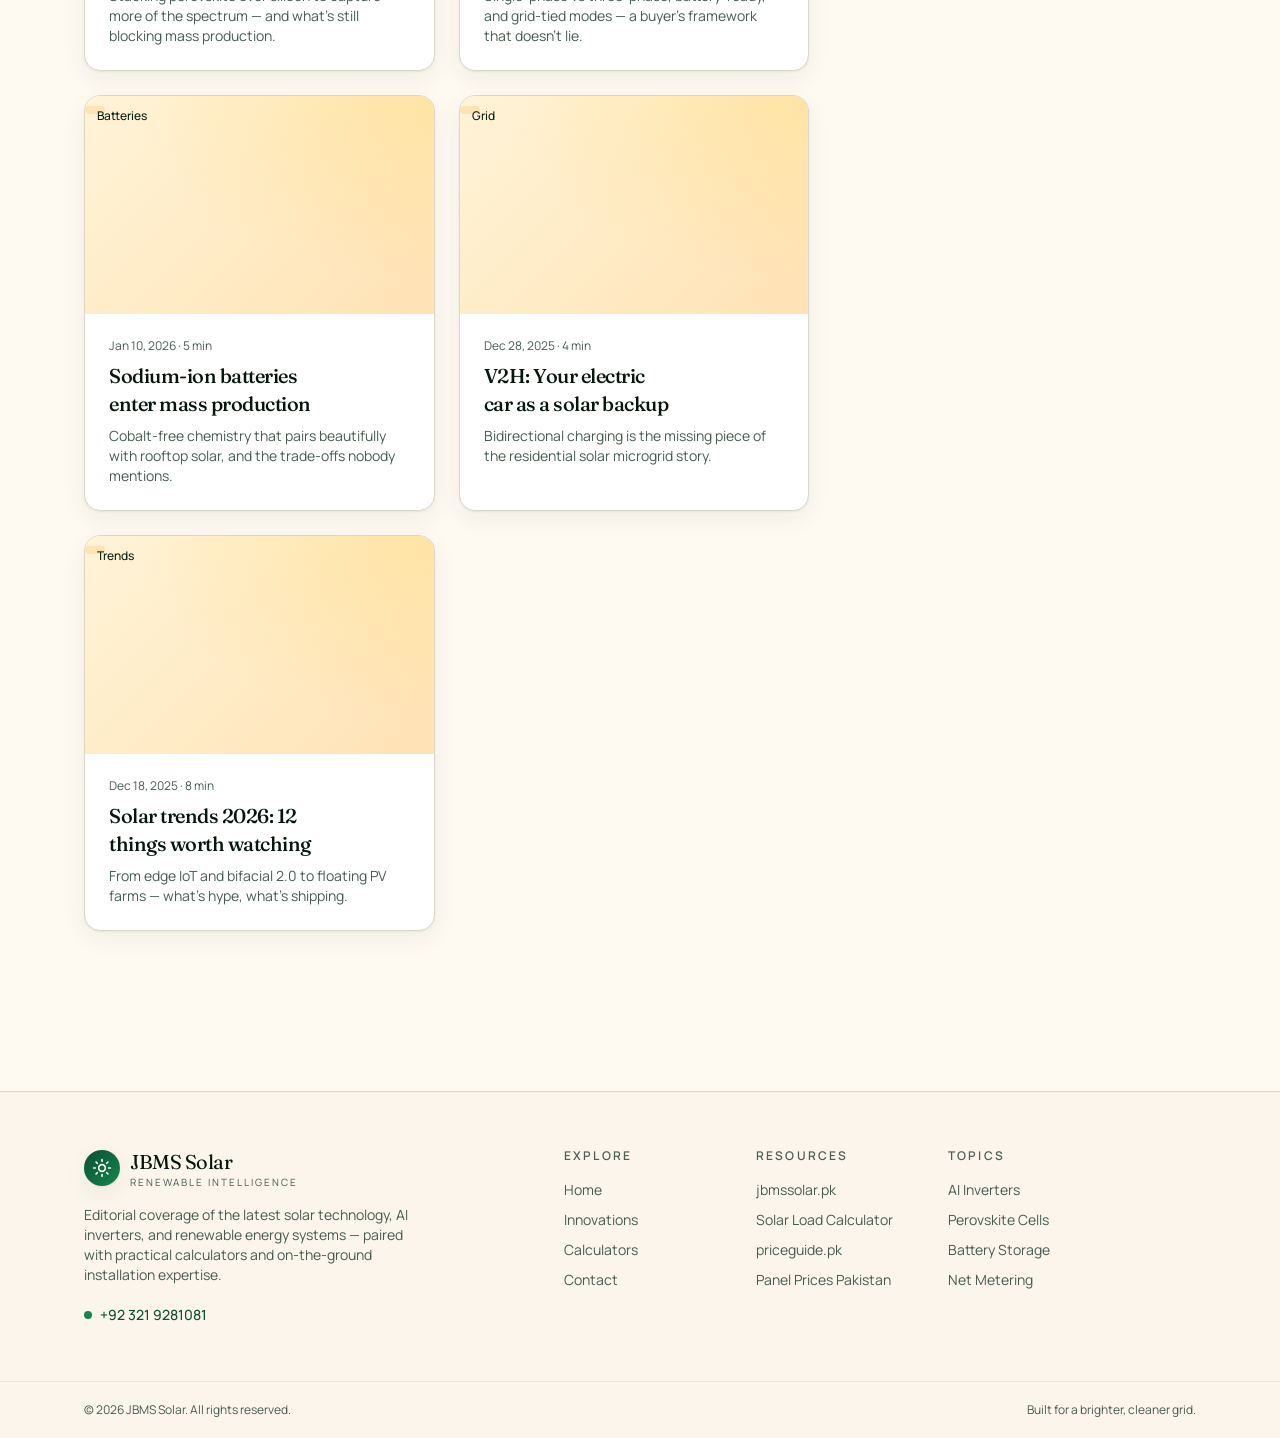
<file: blog/hybrid-inverters/index.html>
<!DOCTYPE html><html lang="en"><head><meta charSet="utf-8"/><meta name="viewport" content="width=device-width, initial-scale=1"/><link rel="stylesheet" href="/assets/styles-BL7hcwc0.css" data-precedence="default"/><link rel="stylesheet" href="https://fonts.googleapis.com/css2?family=Fraunces:opsz,wght@9..144,400;9..144,500;9..144,600&amp;family=Manrope:wght@400;500;600;700&amp;family=JetBrains+Mono:wght@400;500&amp;display=swap" data-precedence="default"/><title>Hybrid Inverters — JBMS Solar</title><meta name="theme-color" content="#1f3a2e"/><meta name="robots" content="index, follow"/><meta property="og:site_name" content="JBMS Solar"/><meta name="twitter:card" content="summary_large_image"/><meta property="og:description" content="Editorial long-reads on AI solar, perovskite cells, hybrid inverters, and renewable energy trends."/><meta name="description" content="In-depth article on hybrid inverters — the latest in solar technology and renewable energy."/><meta property="og:title" content="Hybrid Inverters"/><meta property="og:type" content="article"/><link rel="modulepreload" href="/assets/index-B6582DCA.js"/><link rel="modulepreload" href="/assets/blog-D76zEQFP.js"/><link rel="modulepreload" href="/assets/UI-kp8p5L1Q.js"/><link rel="modulepreload" href="/assets/blog._slug-DnV8LWuk.js"/><link rel="preconnect" href="https://fonts.googleapis.com"/><link rel="preconnect" href="https://fonts.gstatic.com" crossorigin="anonymous"/><script type="application/ld+json">{"@context":"https://schema.org","@type":"Article","headline":"Hybrid Inverters","author":{"@type":"Organization","name":"JBMS Solar"},"publisher":{"@type":"Organization","name":"JBMS Solar"},"datePublished":"2026-02-01"}</script></head><body><!--$--><div class="min-h-screen flex flex-col"><header class="sticky top-0 z-40 border-b border-border/60 bg-background/80 backdrop-blur-md"><div class="mx-auto flex max-w-6xl items-center justify-between px-5 py-4"><a aria-label="JBMS Solar home" href="/" class="flex items-center gap-2.5 group"><span class="relative inline-flex h-9 w-9 items-center justify-center rounded-xl gradient-leaf text-primary-foreground shadow-soft"><svg viewBox="0 0 24 24" class="h-5 w-5" fill="none" stroke="currentColor" stroke-width="2" stroke-linecap="round" stroke-linejoin="round" aria-hidden="true"><circle cx="12" cy="12" r="4"></circle><path d="M12 2v2M12 20v2M4.93 4.93l1.41 1.41M17.66 17.66l1.41 1.41M2 12h2M20 12h2M4.93 19.07l1.41-1.41M17.66 6.34l1.41-1.41"></path></svg></span><span class="leading-tight"><span class="block font-display text-xl text-ink tracking-tight">JBMS Solar</span><span class="block text-[10px] uppercase tracking-[0.2em] text-muted-foreground">Renewable Intelligence</span></span></a><nav class="hidden md:flex items-center gap-8 text-sm" aria-label="Primary"><a href="/" class="text-foreground/80 hover:text-foreground transition-colors">Home</a><a class="text-foreground/80 hover:text-foreground transition-colors text-foreground font-semibold" href="/blog" data-status="active" aria-current="page">Innovations</a><a href="/tools" class="text-foreground/80 hover:text-foreground transition-colors">Calculators</a><a href="/contact" class="text-foreground/80 hover:text-foreground transition-colors">Contact</a></nav><div class="flex items-center gap-2"><a href="https://wa.me/923219281081" target="_blank" rel="noreferrer" class="hidden sm:inline-flex items-center gap-2 rounded-full bg-primary text-primary-foreground px-4 py-2 text-sm font-medium hover:opacity-90 transition shadow-soft">Get a quote<svg class="h-3.5 w-3.5" viewBox="0 0 24 24" fill="none" stroke="currentColor" stroke-width="2.5" stroke-linecap="round" stroke-linejoin="round" aria-hidden="true"><path d="M5 12h14M13 5l7 7-7 7"></path></svg></a><button class="md:hidden inline-flex h-10 w-10 items-center justify-center rounded-lg border border-border" aria-label="Toggle menu" aria-expanded="false"><svg viewBox="0 0 24 24" class="h-5 w-5" fill="none" stroke="currentColor" stroke-width="2" stroke-linecap="round" aria-hidden="true"><path d="M4 7h16M4 12h16M4 17h16"></path></svg></button></div></div></header><main class="flex-1"><section class="relative overflow-hidden border-b border-border"><div class="absolute inset-0 gradient-warm" aria-hidden="true"></div><div class="absolute inset-0 gradient-sun opacity-70" aria-hidden="true"></div><div class="relative mx-auto max-w-6xl px-5 py-20 md:py-24"><div class="inline-flex items-center gap-2 text-xs font-semibold uppercase tracking-[0.2em] text-primary"><span class="h-1.5 w-1.5 rounded-full bg-accent"></span>Innovations · Issue 26</div><h1 class="mt-4 font-display text-5xl md:text-6xl tracking-tight text-balance max-w-3xl">Field notes from the renewable frontier.</h1><p class="mt-5 max-w-2xl text-lg text-muted-foreground text-pretty">Long-form coverage of AI solar systems, perovskite, hybrid inverters, and the engineering that makes them work.</p></div></section><section class="mx-auto max-w-6xl px-5 py-16 grid lg:grid-cols-12 gap-12"><div class="lg:col-span-8 space-y-12"><a href="/blog/ai-solar-2026" class="group block"><div class="rounded-2xl border border-border bg-card p-6 shadow-soft transition hover:shadow-lift hover:-translate-y-0.5 !p-0 overflow-hidden"><div class="aspect-[16/9] gradient-leaf relative"><div class="absolute inset-0 gradient-sun opacity-50"></div><div class="absolute top-4 left-4 flex gap-2"><span class="inline-flex items-center gap-1.5 rounded-full px-2.5 py-1 text-xs font-medium bg-accent/20 text-foreground">Featured</span><span class="inline-flex items-center gap-1.5 rounded-full px-2.5 py-1 text-xs font-medium bg-secondary text-secondary-foreground">AI</span></div></div><div class="p-6 md:p-8"><div class="text-xs text-muted-foreground">Feb 14, 2026<!-- --> · <!-- -->7 min<!-- --> read</div><h2 class="mt-3 font-display text-3xl md:text-4xl tracking-tight text-balance group-hover:text-primary transition">How AI inverters are rewriting solar efficiency in 2026</h2><p class="mt-3 text-muted-foreground text-pretty">ML-driven MPPT, predictive cloud routing, and real-time anomaly detection are quietly reshaping rooftop yields.</p></div></div></a><div class="grid sm:grid-cols-2 gap-6"><a href="/blog/perovskite-tandem" class="group"><div class="rounded-2xl border border-border bg-card p-6 shadow-soft transition hover:shadow-lift hover:-translate-y-0.5 !p-0 overflow-hidden h-full flex flex-col"><div class="aspect-[16/10] gradient-warm relative"><div class="absolute inset-0 gradient-sun opacity-60"></div><span class="inline-flex items-center gap-1.5 rounded-full px-2.5 py-1 text-xs font-medium bg-accent/20 text-foreground"><span class="absolute top-3 left-3">Materials</span></span></div><div class="p-6 flex-1 flex flex-col"><div class="text-xs text-muted-foreground">Feb 2, 2026<!-- --> · <!-- -->9 min</div><h3 class="mt-2 font-display text-xl tracking-tight text-balance group-hover:text-primary transition">Perovskite tandem cells: 33.9% efficiency, explained</h3><p class="mt-2 text-sm text-muted-foreground line-clamp-3">Stacking perovskite over silicon to capture more of the spectrum — and what&#x27;s still blocking mass production.</p></div></div></a><a class="group active" href="/blog/hybrid-inverters" data-status="active" aria-current="page"><div class="rounded-2xl border border-border bg-card p-6 shadow-soft transition hover:shadow-lift hover:-translate-y-0.5 !p-0 overflow-hidden h-full flex flex-col"><div class="aspect-[16/10] gradient-warm relative"><div class="absolute inset-0 gradient-sun opacity-60"></div><span class="inline-flex items-center gap-1.5 rounded-full px-2.5 py-1 text-xs font-medium bg-accent/20 text-foreground"><span class="absolute top-3 left-3">Hardware</span></span></div><div class="p-6 flex-1 flex flex-col"><div class="text-xs text-muted-foreground">Jan 22, 2026<!-- --> · <!-- -->6 min</div><h3 class="mt-2 font-display text-xl tracking-tight text-balance group-hover:text-primary transition">The hybrid inverter boom: choosing the right topology</h3><p class="mt-2 text-sm text-muted-foreground line-clamp-3">Single-phase vs three-phase, battery-ready, and grid-tied modes — a buyer&#x27;s framework that doesn&#x27;t lie.</p></div></div></a><a href="/blog/sodium-ion" class="group"><div class="rounded-2xl border border-border bg-card p-6 shadow-soft transition hover:shadow-lift hover:-translate-y-0.5 !p-0 overflow-hidden h-full flex flex-col"><div class="aspect-[16/10] gradient-warm relative"><div class="absolute inset-0 gradient-sun opacity-60"></div><span class="inline-flex items-center gap-1.5 rounded-full px-2.5 py-1 text-xs font-medium bg-accent/20 text-foreground"><span class="absolute top-3 left-3">Batteries</span></span></div><div class="p-6 flex-1 flex flex-col"><div class="text-xs text-muted-foreground">Jan 10, 2026<!-- --> · <!-- -->5 min</div><h3 class="mt-2 font-display text-xl tracking-tight text-balance group-hover:text-primary transition">Sodium-ion batteries enter mass production</h3><p class="mt-2 text-sm text-muted-foreground line-clamp-3">Cobalt-free chemistry that pairs beautifully with rooftop solar, and the trade-offs nobody mentions.</p></div></div></a><a href="/blog/v2h" class="group"><div class="rounded-2xl border border-border bg-card p-6 shadow-soft transition hover:shadow-lift hover:-translate-y-0.5 !p-0 overflow-hidden h-full flex flex-col"><div class="aspect-[16/10] gradient-warm relative"><div class="absolute inset-0 gradient-sun opacity-60"></div><span class="inline-flex items-center gap-1.5 rounded-full px-2.5 py-1 text-xs font-medium bg-accent/20 text-foreground"><span class="absolute top-3 left-3">Grid</span></span></div><div class="p-6 flex-1 flex flex-col"><div class="text-xs text-muted-foreground">Dec 28, 2025<!-- --> · <!-- -->4 min</div><h3 class="mt-2 font-display text-xl tracking-tight text-balance group-hover:text-primary transition">V2H: Your electric car as a solar backup</h3><p class="mt-2 text-sm text-muted-foreground line-clamp-3">Bidirectional charging is the missing piece of the residential solar microgrid story.</p></div></div></a><a href="/blog/trends-2026" class="group"><div class="rounded-2xl border border-border bg-card p-6 shadow-soft transition hover:shadow-lift hover:-translate-y-0.5 !p-0 overflow-hidden h-full flex flex-col"><div class="aspect-[16/10] gradient-warm relative"><div class="absolute inset-0 gradient-sun opacity-60"></div><span class="inline-flex items-center gap-1.5 rounded-full px-2.5 py-1 text-xs font-medium bg-accent/20 text-foreground"><span class="absolute top-3 left-3">Trends</span></span></div><div class="p-6 flex-1 flex flex-col"><div class="text-xs text-muted-foreground">Dec 18, 2025<!-- --> · <!-- -->8 min</div><h3 class="mt-2 font-display text-xl tracking-tight text-balance group-hover:text-primary transition">Solar trends 2026: 12 things worth watching</h3><p class="mt-2 text-sm text-muted-foreground line-clamp-3">From edge IoT and bifacial 2.0 to floating PV farms — what&#x27;s hype, what&#x27;s shipping.</p></div></div></a></div></div><aside class="lg:col-span-4 space-y-6"><div class="rounded-2xl border border-border bg-card p-6 shadow-soft  "><div class="text-xs font-semibold uppercase tracking-[0.18em] text-muted-foreground">Categories</div><ul class="mt-4 space-y-2 text-sm"><li class="flex items-center justify-between py-1.5 border-b border-border last:border-0"><span>AI</span><span class="text-muted-foreground">0<!-- -->1</span></li><li class="flex items-center justify-between py-1.5 border-b border-border last:border-0"><span>Materials</span><span class="text-muted-foreground">0<!-- -->2</span></li><li class="flex items-center justify-between py-1.5 border-b border-border last:border-0"><span>Hardware</span><span class="text-muted-foreground">0<!-- -->3</span></li><li class="flex items-center justify-between py-1.5 border-b border-border last:border-0"><span>Batteries</span><span class="text-muted-foreground">0<!-- -->4</span></li><li class="flex items-center justify-between py-1.5 border-b border-border last:border-0"><span>Grid</span><span class="text-muted-foreground">0<!-- -->5</span></li><li class="flex items-center justify-between py-1.5 border-b border-border last:border-0"><span>Trends</span><span class="text-muted-foreground">0<!-- -->6</span></li></ul></div><div class="rounded-2xl border border-border bg-card p-6 shadow-soft  "><div class="text-xs font-semibold uppercase tracking-[0.18em] text-muted-foreground">Related resources</div><ul class="mt-4 space-y-3 text-sm"><li><a class="text-primary underline-grow" href="https://jbmssolar.pk" target="_blank" rel="noreferrer">jbmssolar.pk — installations</a></li><li><a class="text-primary underline-grow" href="https://jbmssolar.pk/solar-load-calculator" target="_blank" rel="noreferrer">Solar load calculator</a></li><li><a class="text-primary underline-grow" href="https://priceguide.pk" target="_blank" rel="noreferrer">priceguide.pk</a></li><li><a class="text-primary underline-grow" href="https://priceguide.pk/solar-panel-price-in-pakistan" target="_blank" rel="noreferrer">Panel prices in Pakistan</a></li></ul></div><div class="rounded-2xl border border-border bg-card p-6 shadow-soft  bg-primary text-primary-foreground border-primary"><div class="text-xs uppercase tracking-[0.18em] opacity-80">Newsletter</div><h3 class="mt-2 font-display text-2xl text-primary-foreground">The Quarterly Brief</h3><p class="mt-2 text-sm text-primary-foreground/80">Four issues a year. The signal, none of the noise.</p><a href="https://wa.me/923219281081?text=Subscribe%20me%20to%20the%20quarterly%20brief" target="_blank" rel="noreferrer" class="mt-4 inline-flex rounded-full bg-accent text-accent-foreground px-4 py-2 text-sm font-medium hover:opacity-90">Subscribe via WhatsApp</a></div></aside></section></main><footer class="mt-24 border-t border-border bg-secondary/40"><div class="mx-auto max-w-6xl px-5 py-14 grid gap-10 md:grid-cols-12"><div class="md:col-span-5"><a aria-label="JBMS Solar home" href="/" class="flex items-center gap-2.5 group"><span class="relative inline-flex h-9 w-9 items-center justify-center rounded-xl gradient-leaf text-primary-foreground shadow-soft"><svg viewBox="0 0 24 24" class="h-5 w-5" fill="none" stroke="currentColor" stroke-width="2" stroke-linecap="round" stroke-linejoin="round" aria-hidden="true"><circle cx="12" cy="12" r="4"></circle><path d="M12 2v2M12 20v2M4.93 4.93l1.41 1.41M17.66 17.66l1.41 1.41M2 12h2M20 12h2M4.93 19.07l1.41-1.41M17.66 6.34l1.41-1.41"></path></svg></span><span class="leading-tight"><span class="block font-display text-xl text-ink tracking-tight">JBMS Solar</span><span class="block text-[10px] uppercase tracking-[0.2em] text-muted-foreground">Renewable Intelligence</span></span></a><p class="mt-4 text-sm text-muted-foreground max-w-sm text-pretty">Editorial coverage of the latest solar technology, AI inverters, and renewable energy systems — paired with practical calculators and on-the-ground installation expertise.</p><a href="https://wa.me/923219281081" target="_blank" rel="noreferrer" class="mt-5 inline-flex items-center gap-2 text-sm font-medium text-primary hover:text-primary/80"><span class="relative inline-flex h-2 w-2 rounded-full bg-leaf"><span class="absolute inset-0 rounded-full pulse-ring"></span></span>+92 321 9281081</a></div><div class="md:col-span-2"><div class="text-xs font-semibold uppercase tracking-[0.18em] text-foreground/70 mb-4">Explore</div><ul class="space-y-2.5 text-sm"><li><a href="/" class="text-muted-foreground hover:text-foreground transition-colors">Home</a></li><li><a class="text-muted-foreground hover:text-foreground transition-colors active" href="/blog" data-status="active" aria-current="page">Innovations</a></li><li><a href="/tools" class="text-muted-foreground hover:text-foreground transition-colors">Calculators</a></li><li><a href="/contact" class="text-muted-foreground hover:text-foreground transition-colors">Contact</a></li></ul></div><div class="md:col-span-2"><div class="text-xs font-semibold uppercase tracking-[0.18em] text-foreground/70 mb-4">Resources</div><ul class="space-y-2.5 text-sm"><li><a href="https://jbmssolar.pk" target="_blank" rel="noreferrer" class="text-muted-foreground hover:text-foreground transition-colors">jbmssolar.pk</a></li><li><a href="https://jbmssolar.pk/solar-load-calculator" target="_blank" rel="noreferrer" class="text-muted-foreground hover:text-foreground transition-colors">Solar Load Calculator</a></li><li><a href="https://priceguide.pk" target="_blank" rel="noreferrer" class="text-muted-foreground hover:text-foreground transition-colors">priceguide.pk</a></li><li><a href="https://priceguide.pk/solar-panel-price-in-pakistan" target="_blank" rel="noreferrer" class="text-muted-foreground hover:text-foreground transition-colors">Panel Prices Pakistan</a></li></ul></div><div class="md:col-span-2"><div class="text-xs font-semibold uppercase tracking-[0.18em] text-foreground/70 mb-4">Topics</div><ul class="space-y-2.5 text-sm"><li><a class="text-muted-foreground hover:text-foreground transition-colors active" href="/blog" data-status="active" aria-current="page">AI Inverters</a></li><li><a class="text-muted-foreground hover:text-foreground transition-colors active" href="/blog" data-status="active" aria-current="page">Perovskite Cells</a></li><li><a class="text-muted-foreground hover:text-foreground transition-colors active" href="/blog" data-status="active" aria-current="page">Battery Storage</a></li><li><a class="text-muted-foreground hover:text-foreground transition-colors active" href="/blog" data-status="active" aria-current="page">Net Metering</a></li></ul></div></div><div class="border-t border-border/60"><div class="mx-auto max-w-6xl px-5 py-5 flex flex-wrap items-center justify-between gap-3 text-xs text-muted-foreground"><span>© <!-- -->2026<!-- --> JBMS Solar. All rights reserved.</span><span>Built for a brighter, cleaner grid.</span></div></div></footer><a href="https://wa.me/923219281081" target="_blank" rel="noreferrer" aria-label="Chat on WhatsApp" class="fixed bottom-5 right-5 z-50 inline-flex items-center gap-2.5 rounded-full bg-leaf text-white pl-3 pr-4 py-3 shadow-lift hover:scale-[1.03] transition-transform"><span class="relative inline-flex h-2.5 w-2.5 rounded-full bg-white"><span class="absolute inset-0 rounded-full pulse-ring"></span></span><svg class="h-4 w-4" viewBox="0 0 24 24" fill="currentColor" aria-hidden="true"><path d="M20.52 3.48A11.78 11.78 0 0012.04 0C5.5 0 .19 5.31.19 11.85c0 2.09.55 4.13 1.6 5.93L0 24l6.38-1.67a11.83 11.83 0 005.66 1.44h.01c6.54 0 11.85-5.31 11.85-11.85a11.78 11.78 0 00-3.38-8.44zM12.05 21.5h-.01a9.66 9.66 0 01-4.93-1.35l-.35-.21-3.79.99 1.01-3.69-.23-.38a9.66 9.66 0 11 17.95-5.01c0 5.34-4.34 9.65-9.65 9.65z"></path></svg><span class="text-sm font-medium">Chat with us</span></a></div><!--/$--><script class="$tsr" id="$tsr-stream-barrier">(self.$R=self.$R||{})["tsr"]=[];self.$_TSR={h(){this.hydrated=!0,this.c()},e(){this.streamEnded=!0,this.c()},c(){this.hydrated&&this.streamEnded&&(delete self.$_TSR,delete self.$R.tsr)},p(e){this.initialized?e():this.buffer.push(e)},buffer:[]};$_TSR.router=($R=>$R[0]={manifest:$R[1]={routes:$R[2]={__root__:$R[3]={preloads:$R[4]=["/assets/index-B6582DCA.js"],assets:$R[5]=[$R[6]={tag:"script",attrs:$R[7]={type:"module",async:!0},children:"import(\"/assets/index-B6582DCA.js\")"}]},"/blog":$R[8]={preloads:$R[9]=["/assets/blog-D76zEQFP.js","/assets/UI-kp8p5L1Q.js"]},"/blog/$slug":$R[10]={preloads:$R[11]=["/assets/blog._slug-DnV8LWuk.js"]}}},matches:$R[12]=[$R[13]={i:"__root__ ",u:1778324086538,s:"success",ssr:!0},$R[14]={i:" blog blog",u:1778324086538,s:"success",ssr:!0},$R[15]={i:" blog $slug blog hybrid-inverters",u:1778324086538,s:"success",ssr:!0}],lastMatchId:" blog $slug blog hybrid-inverters"})($R["tsr"]);$_TSR.e();document.currentScript.remove()</script><script type="module" async="">import("/assets/index-B6582DCA.js")</script></body></html>
</file>
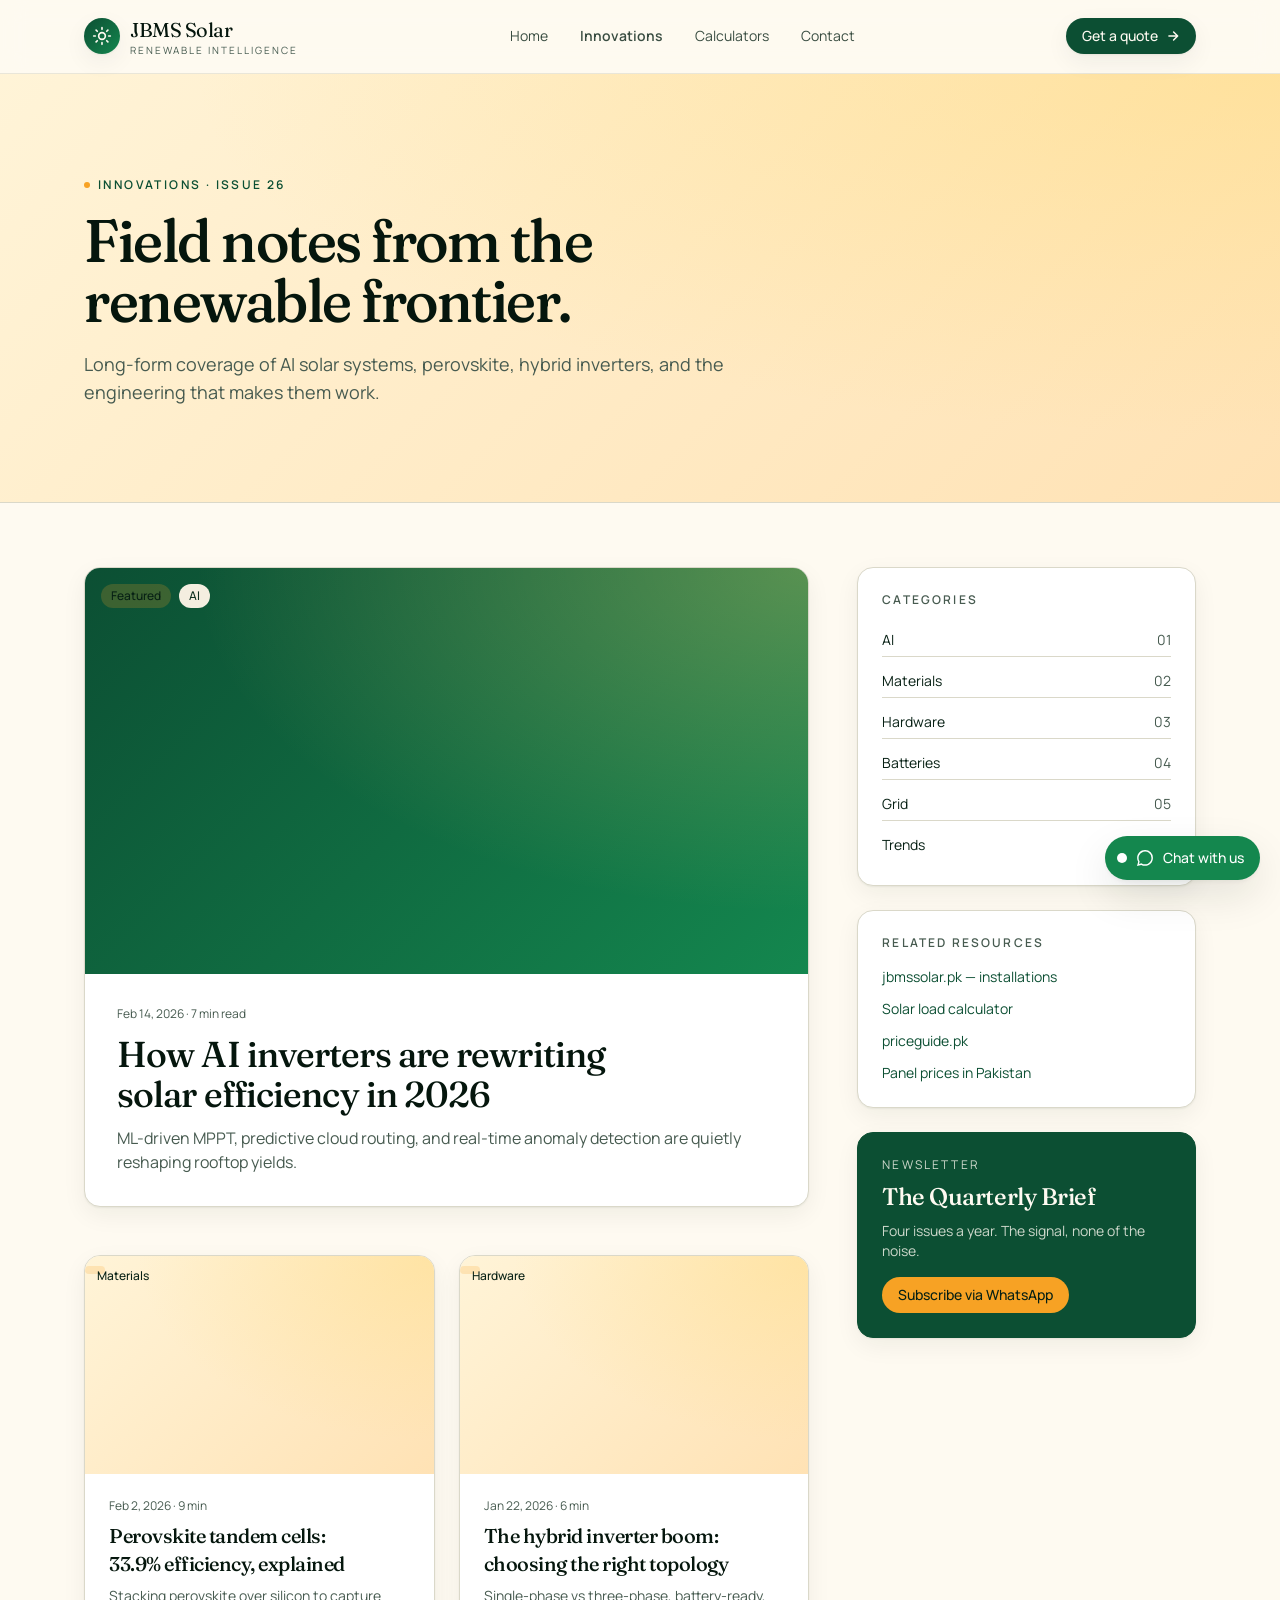
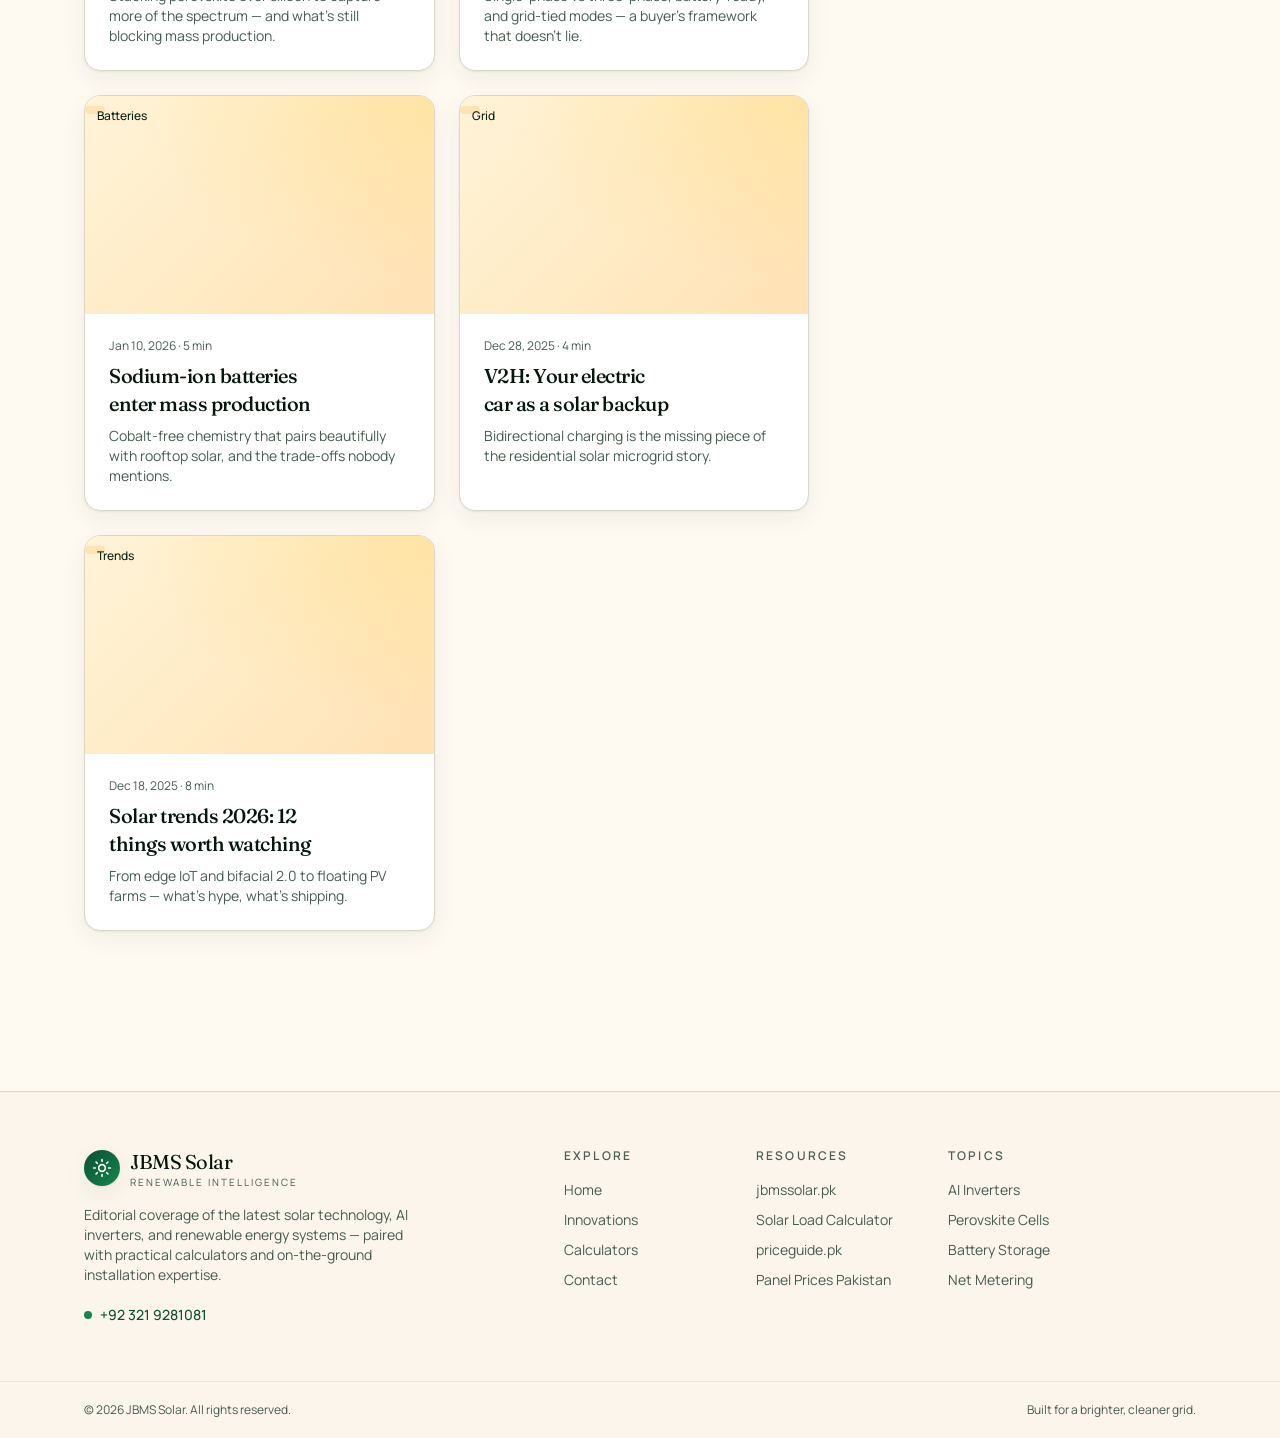
<file: blog/perovskite-tandem/index.html>
<!DOCTYPE html><html lang="en"><head><meta charSet="utf-8"/><meta name="viewport" content="width=device-width, initial-scale=1"/><link rel="stylesheet" href="/assets/styles-BL7hcwc0.css" data-precedence="default"/><link rel="stylesheet" href="https://fonts.googleapis.com/css2?family=Fraunces:opsz,wght@9..144,400;9..144,500;9..144,600&amp;family=Manrope:wght@400;500;600;700&amp;family=JetBrains+Mono:wght@400;500&amp;display=swap" data-precedence="default"/><title>Perovskite Tandem — JBMS Solar</title><meta name="theme-color" content="#1f3a2e"/><meta name="robots" content="index, follow"/><meta property="og:site_name" content="JBMS Solar"/><meta name="twitter:card" content="summary_large_image"/><meta property="og:description" content="Editorial long-reads on AI solar, perovskite cells, hybrid inverters, and renewable energy trends."/><meta name="description" content="In-depth article on perovskite tandem — the latest in solar technology and renewable energy."/><meta property="og:title" content="Perovskite Tandem"/><meta property="og:type" content="article"/><link rel="modulepreload" href="/assets/index-B6582DCA.js"/><link rel="modulepreload" href="/assets/blog-D76zEQFP.js"/><link rel="modulepreload" href="/assets/UI-kp8p5L1Q.js"/><link rel="modulepreload" href="/assets/blog._slug-DnV8LWuk.js"/><link rel="preconnect" href="https://fonts.googleapis.com"/><link rel="preconnect" href="https://fonts.gstatic.com" crossorigin="anonymous"/><script type="application/ld+json">{"@context":"https://schema.org","@type":"Article","headline":"Perovskite Tandem","author":{"@type":"Organization","name":"JBMS Solar"},"publisher":{"@type":"Organization","name":"JBMS Solar"},"datePublished":"2026-02-01"}</script></head><body><!--$--><div class="min-h-screen flex flex-col"><header class="sticky top-0 z-40 border-b border-border/60 bg-background/80 backdrop-blur-md"><div class="mx-auto flex max-w-6xl items-center justify-between px-5 py-4"><a aria-label="JBMS Solar home" href="/" class="flex items-center gap-2.5 group"><span class="relative inline-flex h-9 w-9 items-center justify-center rounded-xl gradient-leaf text-primary-foreground shadow-soft"><svg viewBox="0 0 24 24" class="h-5 w-5" fill="none" stroke="currentColor" stroke-width="2" stroke-linecap="round" stroke-linejoin="round" aria-hidden="true"><circle cx="12" cy="12" r="4"></circle><path d="M12 2v2M12 20v2M4.93 4.93l1.41 1.41M17.66 17.66l1.41 1.41M2 12h2M20 12h2M4.93 19.07l1.41-1.41M17.66 6.34l1.41-1.41"></path></svg></span><span class="leading-tight"><span class="block font-display text-xl text-ink tracking-tight">JBMS Solar</span><span class="block text-[10px] uppercase tracking-[0.2em] text-muted-foreground">Renewable Intelligence</span></span></a><nav class="hidden md:flex items-center gap-8 text-sm" aria-label="Primary"><a href="/" class="text-foreground/80 hover:text-foreground transition-colors">Home</a><a class="text-foreground/80 hover:text-foreground transition-colors text-foreground font-semibold" href="/blog" data-status="active" aria-current="page">Innovations</a><a href="/tools" class="text-foreground/80 hover:text-foreground transition-colors">Calculators</a><a href="/contact" class="text-foreground/80 hover:text-foreground transition-colors">Contact</a></nav><div class="flex items-center gap-2"><a href="https://wa.me/923219281081" target="_blank" rel="noreferrer" class="hidden sm:inline-flex items-center gap-2 rounded-full bg-primary text-primary-foreground px-4 py-2 text-sm font-medium hover:opacity-90 transition shadow-soft">Get a quote<svg class="h-3.5 w-3.5" viewBox="0 0 24 24" fill="none" stroke="currentColor" stroke-width="2.5" stroke-linecap="round" stroke-linejoin="round" aria-hidden="true"><path d="M5 12h14M13 5l7 7-7 7"></path></svg></a><button class="md:hidden inline-flex h-10 w-10 items-center justify-center rounded-lg border border-border" aria-label="Toggle menu" aria-expanded="false"><svg viewBox="0 0 24 24" class="h-5 w-5" fill="none" stroke="currentColor" stroke-width="2" stroke-linecap="round" aria-hidden="true"><path d="M4 7h16M4 12h16M4 17h16"></path></svg></button></div></div></header><main class="flex-1"><section class="relative overflow-hidden border-b border-border"><div class="absolute inset-0 gradient-warm" aria-hidden="true"></div><div class="absolute inset-0 gradient-sun opacity-70" aria-hidden="true"></div><div class="relative mx-auto max-w-6xl px-5 py-20 md:py-24"><div class="inline-flex items-center gap-2 text-xs font-semibold uppercase tracking-[0.2em] text-primary"><span class="h-1.5 w-1.5 rounded-full bg-accent"></span>Innovations · Issue 26</div><h1 class="mt-4 font-display text-5xl md:text-6xl tracking-tight text-balance max-w-3xl">Field notes from the renewable frontier.</h1><p class="mt-5 max-w-2xl text-lg text-muted-foreground text-pretty">Long-form coverage of AI solar systems, perovskite, hybrid inverters, and the engineering that makes them work.</p></div></section><section class="mx-auto max-w-6xl px-5 py-16 grid lg:grid-cols-12 gap-12"><div class="lg:col-span-8 space-y-12"><a href="/blog/ai-solar-2026" class="group block"><div class="rounded-2xl border border-border bg-card p-6 shadow-soft transition hover:shadow-lift hover:-translate-y-0.5 !p-0 overflow-hidden"><div class="aspect-[16/9] gradient-leaf relative"><div class="absolute inset-0 gradient-sun opacity-50"></div><div class="absolute top-4 left-4 flex gap-2"><span class="inline-flex items-center gap-1.5 rounded-full px-2.5 py-1 text-xs font-medium bg-accent/20 text-foreground">Featured</span><span class="inline-flex items-center gap-1.5 rounded-full px-2.5 py-1 text-xs font-medium bg-secondary text-secondary-foreground">AI</span></div></div><div class="p-6 md:p-8"><div class="text-xs text-muted-foreground">Feb 14, 2026<!-- --> · <!-- -->7 min<!-- --> read</div><h2 class="mt-3 font-display text-3xl md:text-4xl tracking-tight text-balance group-hover:text-primary transition">How AI inverters are rewriting solar efficiency in 2026</h2><p class="mt-3 text-muted-foreground text-pretty">ML-driven MPPT, predictive cloud routing, and real-time anomaly detection are quietly reshaping rooftop yields.</p></div></div></a><div class="grid sm:grid-cols-2 gap-6"><a class="group active" href="/blog/perovskite-tandem" data-status="active" aria-current="page"><div class="rounded-2xl border border-border bg-card p-6 shadow-soft transition hover:shadow-lift hover:-translate-y-0.5 !p-0 overflow-hidden h-full flex flex-col"><div class="aspect-[16/10] gradient-warm relative"><div class="absolute inset-0 gradient-sun opacity-60"></div><span class="inline-flex items-center gap-1.5 rounded-full px-2.5 py-1 text-xs font-medium bg-accent/20 text-foreground"><span class="absolute top-3 left-3">Materials</span></span></div><div class="p-6 flex-1 flex flex-col"><div class="text-xs text-muted-foreground">Feb 2, 2026<!-- --> · <!-- -->9 min</div><h3 class="mt-2 font-display text-xl tracking-tight text-balance group-hover:text-primary transition">Perovskite tandem cells: 33.9% efficiency, explained</h3><p class="mt-2 text-sm text-muted-foreground line-clamp-3">Stacking perovskite over silicon to capture more of the spectrum — and what&#x27;s still blocking mass production.</p></div></div></a><a href="/blog/hybrid-inverters" class="group"><div class="rounded-2xl border border-border bg-card p-6 shadow-soft transition hover:shadow-lift hover:-translate-y-0.5 !p-0 overflow-hidden h-full flex flex-col"><div class="aspect-[16/10] gradient-warm relative"><div class="absolute inset-0 gradient-sun opacity-60"></div><span class="inline-flex items-center gap-1.5 rounded-full px-2.5 py-1 text-xs font-medium bg-accent/20 text-foreground"><span class="absolute top-3 left-3">Hardware</span></span></div><div class="p-6 flex-1 flex flex-col"><div class="text-xs text-muted-foreground">Jan 22, 2026<!-- --> · <!-- -->6 min</div><h3 class="mt-2 font-display text-xl tracking-tight text-balance group-hover:text-primary transition">The hybrid inverter boom: choosing the right topology</h3><p class="mt-2 text-sm text-muted-foreground line-clamp-3">Single-phase vs three-phase, battery-ready, and grid-tied modes — a buyer&#x27;s framework that doesn&#x27;t lie.</p></div></div></a><a href="/blog/sodium-ion" class="group"><div class="rounded-2xl border border-border bg-card p-6 shadow-soft transition hover:shadow-lift hover:-translate-y-0.5 !p-0 overflow-hidden h-full flex flex-col"><div class="aspect-[16/10] gradient-warm relative"><div class="absolute inset-0 gradient-sun opacity-60"></div><span class="inline-flex items-center gap-1.5 rounded-full px-2.5 py-1 text-xs font-medium bg-accent/20 text-foreground"><span class="absolute top-3 left-3">Batteries</span></span></div><div class="p-6 flex-1 flex flex-col"><div class="text-xs text-muted-foreground">Jan 10, 2026<!-- --> · <!-- -->5 min</div><h3 class="mt-2 font-display text-xl tracking-tight text-balance group-hover:text-primary transition">Sodium-ion batteries enter mass production</h3><p class="mt-2 text-sm text-muted-foreground line-clamp-3">Cobalt-free chemistry that pairs beautifully with rooftop solar, and the trade-offs nobody mentions.</p></div></div></a><a href="/blog/v2h" class="group"><div class="rounded-2xl border border-border bg-card p-6 shadow-soft transition hover:shadow-lift hover:-translate-y-0.5 !p-0 overflow-hidden h-full flex flex-col"><div class="aspect-[16/10] gradient-warm relative"><div class="absolute inset-0 gradient-sun opacity-60"></div><span class="inline-flex items-center gap-1.5 rounded-full px-2.5 py-1 text-xs font-medium bg-accent/20 text-foreground"><span class="absolute top-3 left-3">Grid</span></span></div><div class="p-6 flex-1 flex flex-col"><div class="text-xs text-muted-foreground">Dec 28, 2025<!-- --> · <!-- -->4 min</div><h3 class="mt-2 font-display text-xl tracking-tight text-balance group-hover:text-primary transition">V2H: Your electric car as a solar backup</h3><p class="mt-2 text-sm text-muted-foreground line-clamp-3">Bidirectional charging is the missing piece of the residential solar microgrid story.</p></div></div></a><a href="/blog/trends-2026" class="group"><div class="rounded-2xl border border-border bg-card p-6 shadow-soft transition hover:shadow-lift hover:-translate-y-0.5 !p-0 overflow-hidden h-full flex flex-col"><div class="aspect-[16/10] gradient-warm relative"><div class="absolute inset-0 gradient-sun opacity-60"></div><span class="inline-flex items-center gap-1.5 rounded-full px-2.5 py-1 text-xs font-medium bg-accent/20 text-foreground"><span class="absolute top-3 left-3">Trends</span></span></div><div class="p-6 flex-1 flex flex-col"><div class="text-xs text-muted-foreground">Dec 18, 2025<!-- --> · <!-- -->8 min</div><h3 class="mt-2 font-display text-xl tracking-tight text-balance group-hover:text-primary transition">Solar trends 2026: 12 things worth watching</h3><p class="mt-2 text-sm text-muted-foreground line-clamp-3">From edge IoT and bifacial 2.0 to floating PV farms — what&#x27;s hype, what&#x27;s shipping.</p></div></div></a></div></div><aside class="lg:col-span-4 space-y-6"><div class="rounded-2xl border border-border bg-card p-6 shadow-soft  "><div class="text-xs font-semibold uppercase tracking-[0.18em] text-muted-foreground">Categories</div><ul class="mt-4 space-y-2 text-sm"><li class="flex items-center justify-between py-1.5 border-b border-border last:border-0"><span>AI</span><span class="text-muted-foreground">0<!-- -->1</span></li><li class="flex items-center justify-between py-1.5 border-b border-border last:border-0"><span>Materials</span><span class="text-muted-foreground">0<!-- -->2</span></li><li class="flex items-center justify-between py-1.5 border-b border-border last:border-0"><span>Hardware</span><span class="text-muted-foreground">0<!-- -->3</span></li><li class="flex items-center justify-between py-1.5 border-b border-border last:border-0"><span>Batteries</span><span class="text-muted-foreground">0<!-- -->4</span></li><li class="flex items-center justify-between py-1.5 border-b border-border last:border-0"><span>Grid</span><span class="text-muted-foreground">0<!-- -->5</span></li><li class="flex items-center justify-between py-1.5 border-b border-border last:border-0"><span>Trends</span><span class="text-muted-foreground">0<!-- -->6</span></li></ul></div><div class="rounded-2xl border border-border bg-card p-6 shadow-soft  "><div class="text-xs font-semibold uppercase tracking-[0.18em] text-muted-foreground">Related resources</div><ul class="mt-4 space-y-3 text-sm"><li><a class="text-primary underline-grow" href="https://jbmssolar.pk" target="_blank" rel="noreferrer">jbmssolar.pk — installations</a></li><li><a class="text-primary underline-grow" href="https://jbmssolar.pk/solar-load-calculator" target="_blank" rel="noreferrer">Solar load calculator</a></li><li><a class="text-primary underline-grow" href="https://priceguide.pk" target="_blank" rel="noreferrer">priceguide.pk</a></li><li><a class="text-primary underline-grow" href="https://priceguide.pk/solar-panel-price-in-pakistan" target="_blank" rel="noreferrer">Panel prices in Pakistan</a></li></ul></div><div class="rounded-2xl border border-border bg-card p-6 shadow-soft  bg-primary text-primary-foreground border-primary"><div class="text-xs uppercase tracking-[0.18em] opacity-80">Newsletter</div><h3 class="mt-2 font-display text-2xl text-primary-foreground">The Quarterly Brief</h3><p class="mt-2 text-sm text-primary-foreground/80">Four issues a year. The signal, none of the noise.</p><a href="https://wa.me/923219281081?text=Subscribe%20me%20to%20the%20quarterly%20brief" target="_blank" rel="noreferrer" class="mt-4 inline-flex rounded-full bg-accent text-accent-foreground px-4 py-2 text-sm font-medium hover:opacity-90">Subscribe via WhatsApp</a></div></aside></section></main><footer class="mt-24 border-t border-border bg-secondary/40"><div class="mx-auto max-w-6xl px-5 py-14 grid gap-10 md:grid-cols-12"><div class="md:col-span-5"><a aria-label="JBMS Solar home" href="/" class="flex items-center gap-2.5 group"><span class="relative inline-flex h-9 w-9 items-center justify-center rounded-xl gradient-leaf text-primary-foreground shadow-soft"><svg viewBox="0 0 24 24" class="h-5 w-5" fill="none" stroke="currentColor" stroke-width="2" stroke-linecap="round" stroke-linejoin="round" aria-hidden="true"><circle cx="12" cy="12" r="4"></circle><path d="M12 2v2M12 20v2M4.93 4.93l1.41 1.41M17.66 17.66l1.41 1.41M2 12h2M20 12h2M4.93 19.07l1.41-1.41M17.66 6.34l1.41-1.41"></path></svg></span><span class="leading-tight"><span class="block font-display text-xl text-ink tracking-tight">JBMS Solar</span><span class="block text-[10px] uppercase tracking-[0.2em] text-muted-foreground">Renewable Intelligence</span></span></a><p class="mt-4 text-sm text-muted-foreground max-w-sm text-pretty">Editorial coverage of the latest solar technology, AI inverters, and renewable energy systems — paired with practical calculators and on-the-ground installation expertise.</p><a href="https://wa.me/923219281081" target="_blank" rel="noreferrer" class="mt-5 inline-flex items-center gap-2 text-sm font-medium text-primary hover:text-primary/80"><span class="relative inline-flex h-2 w-2 rounded-full bg-leaf"><span class="absolute inset-0 rounded-full pulse-ring"></span></span>+92 321 9281081</a></div><div class="md:col-span-2"><div class="text-xs font-semibold uppercase tracking-[0.18em] text-foreground/70 mb-4">Explore</div><ul class="space-y-2.5 text-sm"><li><a href="/" class="text-muted-foreground hover:text-foreground transition-colors">Home</a></li><li><a class="text-muted-foreground hover:text-foreground transition-colors active" href="/blog" data-status="active" aria-current="page">Innovations</a></li><li><a href="/tools" class="text-muted-foreground hover:text-foreground transition-colors">Calculators</a></li><li><a href="/contact" class="text-muted-foreground hover:text-foreground transition-colors">Contact</a></li></ul></div><div class="md:col-span-2"><div class="text-xs font-semibold uppercase tracking-[0.18em] text-foreground/70 mb-4">Resources</div><ul class="space-y-2.5 text-sm"><li><a href="https://jbmssolar.pk" target="_blank" rel="noreferrer" class="text-muted-foreground hover:text-foreground transition-colors">jbmssolar.pk</a></li><li><a href="https://jbmssolar.pk/solar-load-calculator" target="_blank" rel="noreferrer" class="text-muted-foreground hover:text-foreground transition-colors">Solar Load Calculator</a></li><li><a href="https://priceguide.pk" target="_blank" rel="noreferrer" class="text-muted-foreground hover:text-foreground transition-colors">priceguide.pk</a></li><li><a href="https://priceguide.pk/solar-panel-price-in-pakistan" target="_blank" rel="noreferrer" class="text-muted-foreground hover:text-foreground transition-colors">Panel Prices Pakistan</a></li></ul></div><div class="md:col-span-2"><div class="text-xs font-semibold uppercase tracking-[0.18em] text-foreground/70 mb-4">Topics</div><ul class="space-y-2.5 text-sm"><li><a class="text-muted-foreground hover:text-foreground transition-colors active" href="/blog" data-status="active" aria-current="page">AI Inverters</a></li><li><a class="text-muted-foreground hover:text-foreground transition-colors active" href="/blog" data-status="active" aria-current="page">Perovskite Cells</a></li><li><a class="text-muted-foreground hover:text-foreground transition-colors active" href="/blog" data-status="active" aria-current="page">Battery Storage</a></li><li><a class="text-muted-foreground hover:text-foreground transition-colors active" href="/blog" data-status="active" aria-current="page">Net Metering</a></li></ul></div></div><div class="border-t border-border/60"><div class="mx-auto max-w-6xl px-5 py-5 flex flex-wrap items-center justify-between gap-3 text-xs text-muted-foreground"><span>© <!-- -->2026<!-- --> JBMS Solar. All rights reserved.</span><span>Built for a brighter, cleaner grid.</span></div></div></footer><a href="https://wa.me/923219281081" target="_blank" rel="noreferrer" aria-label="Chat on WhatsApp" class="fixed bottom-5 right-5 z-50 inline-flex items-center gap-2.5 rounded-full bg-leaf text-white pl-3 pr-4 py-3 shadow-lift hover:scale-[1.03] transition-transform"><span class="relative inline-flex h-2.5 w-2.5 rounded-full bg-white"><span class="absolute inset-0 rounded-full pulse-ring"></span></span><svg class="h-4 w-4" viewBox="0 0 24 24" fill="currentColor" aria-hidden="true"><path d="M20.52 3.48A11.78 11.78 0 0012.04 0C5.5 0 .19 5.31.19 11.85c0 2.09.55 4.13 1.6 5.93L0 24l6.38-1.67a11.83 11.83 0 005.66 1.44h.01c6.54 0 11.85-5.31 11.85-11.85a11.78 11.78 0 00-3.38-8.44zM12.05 21.5h-.01a9.66 9.66 0 01-4.93-1.35l-.35-.21-3.79.99 1.01-3.69-.23-.38a9.66 9.66 0 11 17.95-5.01c0 5.34-4.34 9.65-9.65 9.65z"></path></svg><span class="text-sm font-medium">Chat with us</span></a></div><!--/$--><script class="$tsr" id="$tsr-stream-barrier">(self.$R=self.$R||{})["tsr"]=[];self.$_TSR={h(){this.hydrated=!0,this.c()},e(){this.streamEnded=!0,this.c()},c(){this.hydrated&&this.streamEnded&&(delete self.$_TSR,delete self.$R.tsr)},p(e){this.initialized?e():this.buffer.push(e)},buffer:[]};$_TSR.router=($R=>$R[0]={manifest:$R[1]={routes:$R[2]={__root__:$R[3]={preloads:$R[4]=["/assets/index-B6582DCA.js"],assets:$R[5]=[$R[6]={tag:"script",attrs:$R[7]={type:"module",async:!0},children:"import(\"/assets/index-B6582DCA.js\")"}]},"/blog":$R[8]={preloads:$R[9]=["/assets/blog-D76zEQFP.js","/assets/UI-kp8p5L1Q.js"]},"/blog/$slug":$R[10]={preloads:$R[11]=["/assets/blog._slug-DnV8LWuk.js"]}}},matches:$R[12]=[$R[13]={i:"__root__ ",u:1778324086487,s:"success",ssr:!0},$R[14]={i:" blog blog",u:1778324086487,s:"success",ssr:!0},$R[15]={i:" blog $slug blog perovskite-tandem",u:1778324086487,s:"success",ssr:!0}],lastMatchId:" blog $slug blog perovskite-tandem"})($R["tsr"]);$_TSR.e();document.currentScript.remove()</script><script type="module" async="">import("/assets/index-B6582DCA.js")</script></body></html>
</file>
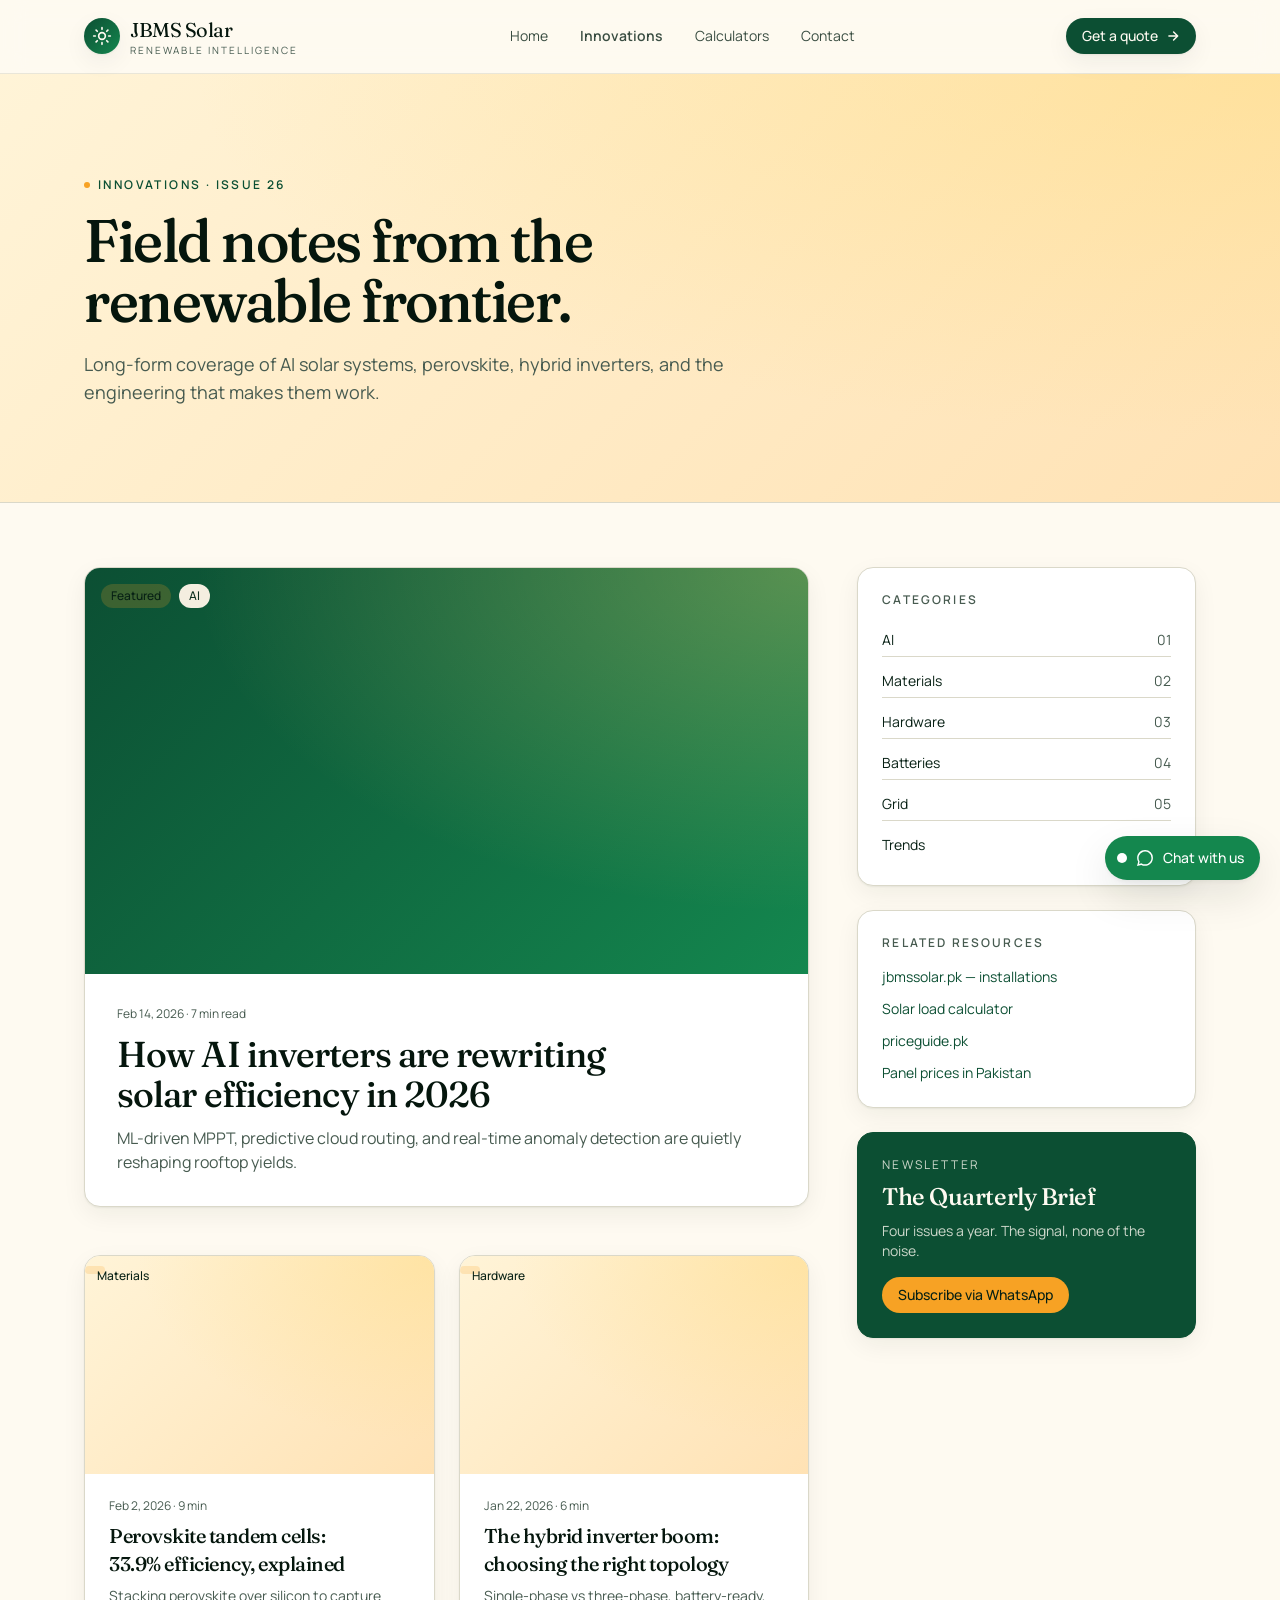
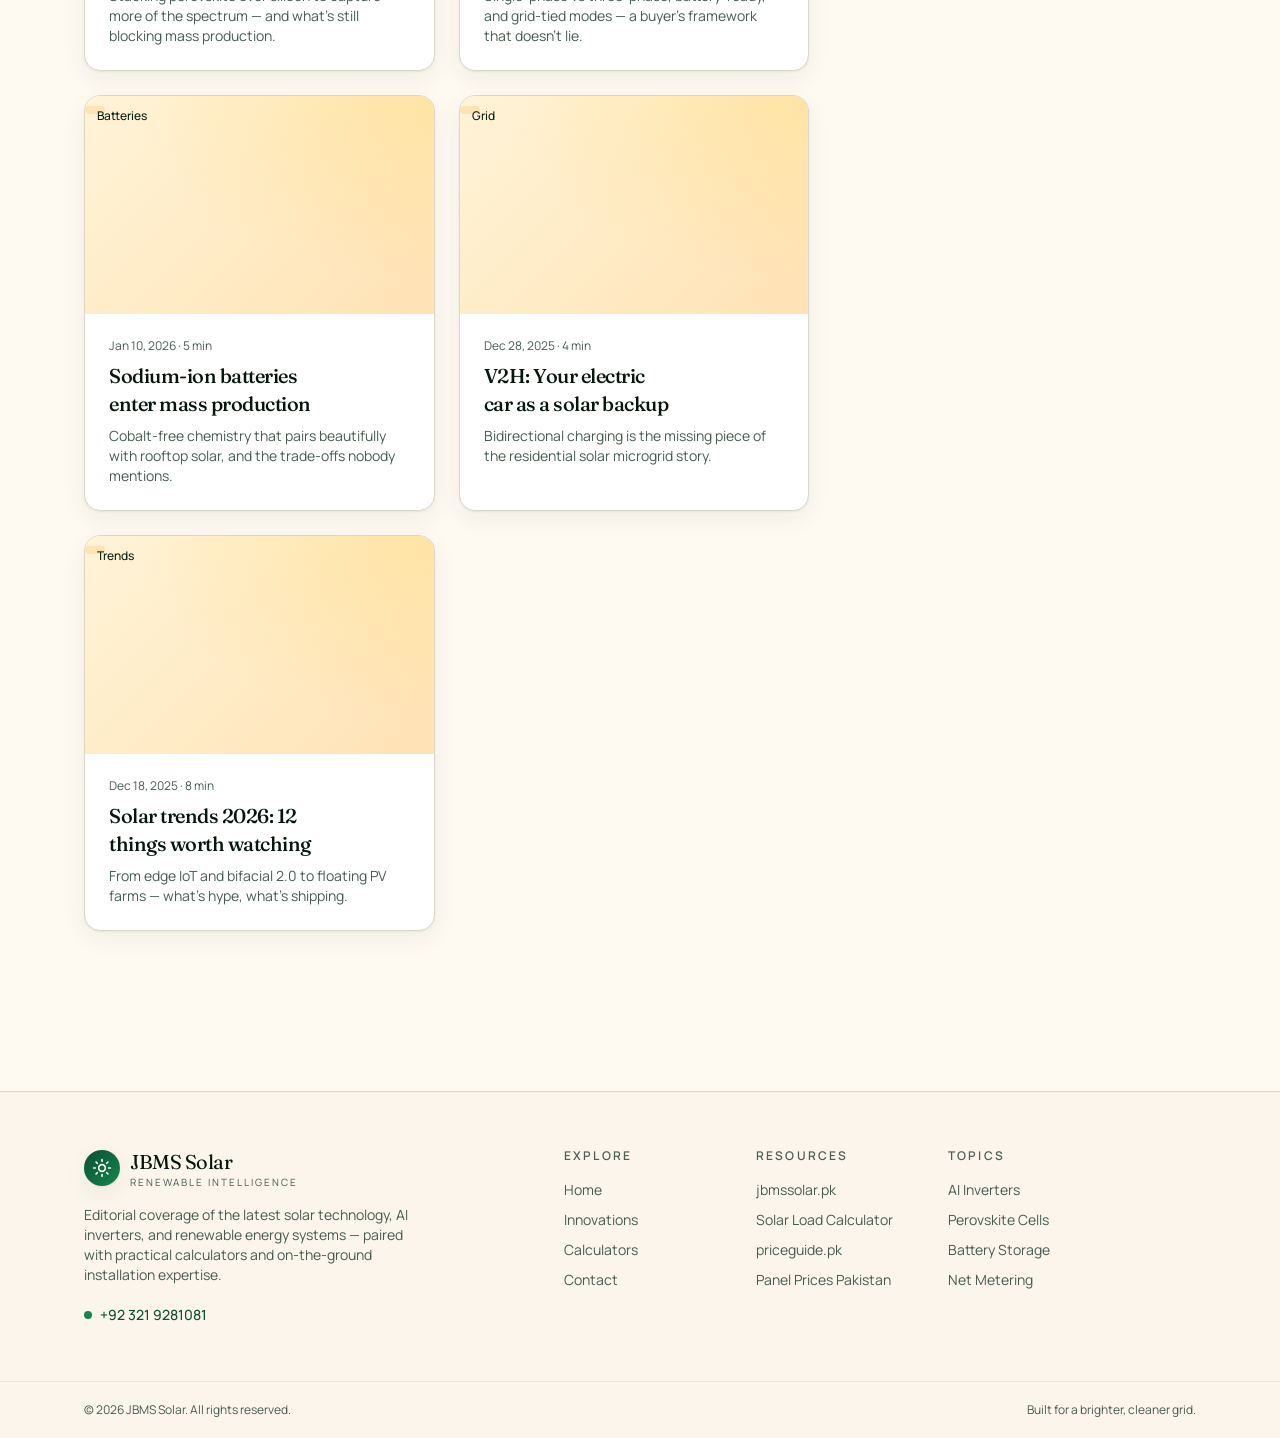
<file: blog/sodium-ion/index.html>
<!DOCTYPE html><html lang="en"><head><meta charSet="utf-8"/><meta name="viewport" content="width=device-width, initial-scale=1"/><link rel="stylesheet" href="/assets/styles-BL7hcwc0.css" data-precedence="default"/><link rel="stylesheet" href="https://fonts.googleapis.com/css2?family=Fraunces:opsz,wght@9..144,400;9..144,500;9..144,600&amp;family=Manrope:wght@400;500;600;700&amp;family=JetBrains+Mono:wght@400;500&amp;display=swap" data-precedence="default"/><title>Sodium Ion — JBMS Solar</title><meta name="theme-color" content="#1f3a2e"/><meta name="robots" content="index, follow"/><meta property="og:site_name" content="JBMS Solar"/><meta name="twitter:card" content="summary_large_image"/><meta property="og:description" content="Editorial long-reads on AI solar, perovskite cells, hybrid inverters, and renewable energy trends."/><meta name="description" content="In-depth article on sodium ion — the latest in solar technology and renewable energy."/><meta property="og:title" content="Sodium Ion"/><meta property="og:type" content="article"/><link rel="modulepreload" href="/assets/index-B6582DCA.js"/><link rel="modulepreload" href="/assets/blog-D76zEQFP.js"/><link rel="modulepreload" href="/assets/UI-kp8p5L1Q.js"/><link rel="modulepreload" href="/assets/blog._slug-DnV8LWuk.js"/><link rel="preconnect" href="https://fonts.googleapis.com"/><link rel="preconnect" href="https://fonts.gstatic.com" crossorigin="anonymous"/><script type="application/ld+json">{"@context":"https://schema.org","@type":"Article","headline":"Sodium Ion","author":{"@type":"Organization","name":"JBMS Solar"},"publisher":{"@type":"Organization","name":"JBMS Solar"},"datePublished":"2026-02-01"}</script></head><body><!--$--><div class="min-h-screen flex flex-col"><header class="sticky top-0 z-40 border-b border-border/60 bg-background/80 backdrop-blur-md"><div class="mx-auto flex max-w-6xl items-center justify-between px-5 py-4"><a aria-label="JBMS Solar home" href="/" class="flex items-center gap-2.5 group"><span class="relative inline-flex h-9 w-9 items-center justify-center rounded-xl gradient-leaf text-primary-foreground shadow-soft"><svg viewBox="0 0 24 24" class="h-5 w-5" fill="none" stroke="currentColor" stroke-width="2" stroke-linecap="round" stroke-linejoin="round" aria-hidden="true"><circle cx="12" cy="12" r="4"></circle><path d="M12 2v2M12 20v2M4.93 4.93l1.41 1.41M17.66 17.66l1.41 1.41M2 12h2M20 12h2M4.93 19.07l1.41-1.41M17.66 6.34l1.41-1.41"></path></svg></span><span class="leading-tight"><span class="block font-display text-xl text-ink tracking-tight">JBMS Solar</span><span class="block text-[10px] uppercase tracking-[0.2em] text-muted-foreground">Renewable Intelligence</span></span></a><nav class="hidden md:flex items-center gap-8 text-sm" aria-label="Primary"><a href="/" class="text-foreground/80 hover:text-foreground transition-colors">Home</a><a class="text-foreground/80 hover:text-foreground transition-colors text-foreground font-semibold" href="/blog" data-status="active" aria-current="page">Innovations</a><a href="/tools" class="text-foreground/80 hover:text-foreground transition-colors">Calculators</a><a href="/contact" class="text-foreground/80 hover:text-foreground transition-colors">Contact</a></nav><div class="flex items-center gap-2"><a href="https://wa.me/923219281081" target="_blank" rel="noreferrer" class="hidden sm:inline-flex items-center gap-2 rounded-full bg-primary text-primary-foreground px-4 py-2 text-sm font-medium hover:opacity-90 transition shadow-soft">Get a quote<svg class="h-3.5 w-3.5" viewBox="0 0 24 24" fill="none" stroke="currentColor" stroke-width="2.5" stroke-linecap="round" stroke-linejoin="round" aria-hidden="true"><path d="M5 12h14M13 5l7 7-7 7"></path></svg></a><button class="md:hidden inline-flex h-10 w-10 items-center justify-center rounded-lg border border-border" aria-label="Toggle menu" aria-expanded="false"><svg viewBox="0 0 24 24" class="h-5 w-5" fill="none" stroke="currentColor" stroke-width="2" stroke-linecap="round" aria-hidden="true"><path d="M4 7h16M4 12h16M4 17h16"></path></svg></button></div></div></header><main class="flex-1"><section class="relative overflow-hidden border-b border-border"><div class="absolute inset-0 gradient-warm" aria-hidden="true"></div><div class="absolute inset-0 gradient-sun opacity-70" aria-hidden="true"></div><div class="relative mx-auto max-w-6xl px-5 py-20 md:py-24"><div class="inline-flex items-center gap-2 text-xs font-semibold uppercase tracking-[0.2em] text-primary"><span class="h-1.5 w-1.5 rounded-full bg-accent"></span>Innovations · Issue 26</div><h1 class="mt-4 font-display text-5xl md:text-6xl tracking-tight text-balance max-w-3xl">Field notes from the renewable frontier.</h1><p class="mt-5 max-w-2xl text-lg text-muted-foreground text-pretty">Long-form coverage of AI solar systems, perovskite, hybrid inverters, and the engineering that makes them work.</p></div></section><section class="mx-auto max-w-6xl px-5 py-16 grid lg:grid-cols-12 gap-12"><div class="lg:col-span-8 space-y-12"><a href="/blog/ai-solar-2026" class="group block"><div class="rounded-2xl border border-border bg-card p-6 shadow-soft transition hover:shadow-lift hover:-translate-y-0.5 !p-0 overflow-hidden"><div class="aspect-[16/9] gradient-leaf relative"><div class="absolute inset-0 gradient-sun opacity-50"></div><div class="absolute top-4 left-4 flex gap-2"><span class="inline-flex items-center gap-1.5 rounded-full px-2.5 py-1 text-xs font-medium bg-accent/20 text-foreground">Featured</span><span class="inline-flex items-center gap-1.5 rounded-full px-2.5 py-1 text-xs font-medium bg-secondary text-secondary-foreground">AI</span></div></div><div class="p-6 md:p-8"><div class="text-xs text-muted-foreground">Feb 14, 2026<!-- --> · <!-- -->7 min<!-- --> read</div><h2 class="mt-3 font-display text-3xl md:text-4xl tracking-tight text-balance group-hover:text-primary transition">How AI inverters are rewriting solar efficiency in 2026</h2><p class="mt-3 text-muted-foreground text-pretty">ML-driven MPPT, predictive cloud routing, and real-time anomaly detection are quietly reshaping rooftop yields.</p></div></div></a><div class="grid sm:grid-cols-2 gap-6"><a href="/blog/perovskite-tandem" class="group"><div class="rounded-2xl border border-border bg-card p-6 shadow-soft transition hover:shadow-lift hover:-translate-y-0.5 !p-0 overflow-hidden h-full flex flex-col"><div class="aspect-[16/10] gradient-warm relative"><div class="absolute inset-0 gradient-sun opacity-60"></div><span class="inline-flex items-center gap-1.5 rounded-full px-2.5 py-1 text-xs font-medium bg-accent/20 text-foreground"><span class="absolute top-3 left-3">Materials</span></span></div><div class="p-6 flex-1 flex flex-col"><div class="text-xs text-muted-foreground">Feb 2, 2026<!-- --> · <!-- -->9 min</div><h3 class="mt-2 font-display text-xl tracking-tight text-balance group-hover:text-primary transition">Perovskite tandem cells: 33.9% efficiency, explained</h3><p class="mt-2 text-sm text-muted-foreground line-clamp-3">Stacking perovskite over silicon to capture more of the spectrum — and what&#x27;s still blocking mass production.</p></div></div></a><a href="/blog/hybrid-inverters" class="group"><div class="rounded-2xl border border-border bg-card p-6 shadow-soft transition hover:shadow-lift hover:-translate-y-0.5 !p-0 overflow-hidden h-full flex flex-col"><div class="aspect-[16/10] gradient-warm relative"><div class="absolute inset-0 gradient-sun opacity-60"></div><span class="inline-flex items-center gap-1.5 rounded-full px-2.5 py-1 text-xs font-medium bg-accent/20 text-foreground"><span class="absolute top-3 left-3">Hardware</span></span></div><div class="p-6 flex-1 flex flex-col"><div class="text-xs text-muted-foreground">Jan 22, 2026<!-- --> · <!-- -->6 min</div><h3 class="mt-2 font-display text-xl tracking-tight text-balance group-hover:text-primary transition">The hybrid inverter boom: choosing the right topology</h3><p class="mt-2 text-sm text-muted-foreground line-clamp-3">Single-phase vs three-phase, battery-ready, and grid-tied modes — a buyer&#x27;s framework that doesn&#x27;t lie.</p></div></div></a><a class="group active" href="/blog/sodium-ion" data-status="active" aria-current="page"><div class="rounded-2xl border border-border bg-card p-6 shadow-soft transition hover:shadow-lift hover:-translate-y-0.5 !p-0 overflow-hidden h-full flex flex-col"><div class="aspect-[16/10] gradient-warm relative"><div class="absolute inset-0 gradient-sun opacity-60"></div><span class="inline-flex items-center gap-1.5 rounded-full px-2.5 py-1 text-xs font-medium bg-accent/20 text-foreground"><span class="absolute top-3 left-3">Batteries</span></span></div><div class="p-6 flex-1 flex flex-col"><div class="text-xs text-muted-foreground">Jan 10, 2026<!-- --> · <!-- -->5 min</div><h3 class="mt-2 font-display text-xl tracking-tight text-balance group-hover:text-primary transition">Sodium-ion batteries enter mass production</h3><p class="mt-2 text-sm text-muted-foreground line-clamp-3">Cobalt-free chemistry that pairs beautifully with rooftop solar, and the trade-offs nobody mentions.</p></div></div></a><a href="/blog/v2h" class="group"><div class="rounded-2xl border border-border bg-card p-6 shadow-soft transition hover:shadow-lift hover:-translate-y-0.5 !p-0 overflow-hidden h-full flex flex-col"><div class="aspect-[16/10] gradient-warm relative"><div class="absolute inset-0 gradient-sun opacity-60"></div><span class="inline-flex items-center gap-1.5 rounded-full px-2.5 py-1 text-xs font-medium bg-accent/20 text-foreground"><span class="absolute top-3 left-3">Grid</span></span></div><div class="p-6 flex-1 flex flex-col"><div class="text-xs text-muted-foreground">Dec 28, 2025<!-- --> · <!-- -->4 min</div><h3 class="mt-2 font-display text-xl tracking-tight text-balance group-hover:text-primary transition">V2H: Your electric car as a solar backup</h3><p class="mt-2 text-sm text-muted-foreground line-clamp-3">Bidirectional charging is the missing piece of the residential solar microgrid story.</p></div></div></a><a href="/blog/trends-2026" class="group"><div class="rounded-2xl border border-border bg-card p-6 shadow-soft transition hover:shadow-lift hover:-translate-y-0.5 !p-0 overflow-hidden h-full flex flex-col"><div class="aspect-[16/10] gradient-warm relative"><div class="absolute inset-0 gradient-sun opacity-60"></div><span class="inline-flex items-center gap-1.5 rounded-full px-2.5 py-1 text-xs font-medium bg-accent/20 text-foreground"><span class="absolute top-3 left-3">Trends</span></span></div><div class="p-6 flex-1 flex flex-col"><div class="text-xs text-muted-foreground">Dec 18, 2025<!-- --> · <!-- -->8 min</div><h3 class="mt-2 font-display text-xl tracking-tight text-balance group-hover:text-primary transition">Solar trends 2026: 12 things worth watching</h3><p class="mt-2 text-sm text-muted-foreground line-clamp-3">From edge IoT and bifacial 2.0 to floating PV farms — what&#x27;s hype, what&#x27;s shipping.</p></div></div></a></div></div><aside class="lg:col-span-4 space-y-6"><div class="rounded-2xl border border-border bg-card p-6 shadow-soft  "><div class="text-xs font-semibold uppercase tracking-[0.18em] text-muted-foreground">Categories</div><ul class="mt-4 space-y-2 text-sm"><li class="flex items-center justify-between py-1.5 border-b border-border last:border-0"><span>AI</span><span class="text-muted-foreground">0<!-- -->1</span></li><li class="flex items-center justify-between py-1.5 border-b border-border last:border-0"><span>Materials</span><span class="text-muted-foreground">0<!-- -->2</span></li><li class="flex items-center justify-between py-1.5 border-b border-border last:border-0"><span>Hardware</span><span class="text-muted-foreground">0<!-- -->3</span></li><li class="flex items-center justify-between py-1.5 border-b border-border last:border-0"><span>Batteries</span><span class="text-muted-foreground">0<!-- -->4</span></li><li class="flex items-center justify-between py-1.5 border-b border-border last:border-0"><span>Grid</span><span class="text-muted-foreground">0<!-- -->5</span></li><li class="flex items-center justify-between py-1.5 border-b border-border last:border-0"><span>Trends</span><span class="text-muted-foreground">0<!-- -->6</span></li></ul></div><div class="rounded-2xl border border-border bg-card p-6 shadow-soft  "><div class="text-xs font-semibold uppercase tracking-[0.18em] text-muted-foreground">Related resources</div><ul class="mt-4 space-y-3 text-sm"><li><a class="text-primary underline-grow" href="https://jbmssolar.pk" target="_blank" rel="noreferrer">jbmssolar.pk — installations</a></li><li><a class="text-primary underline-grow" href="https://jbmssolar.pk/solar-load-calculator" target="_blank" rel="noreferrer">Solar load calculator</a></li><li><a class="text-primary underline-grow" href="https://priceguide.pk" target="_blank" rel="noreferrer">priceguide.pk</a></li><li><a class="text-primary underline-grow" href="https://priceguide.pk/solar-panel-price-in-pakistan" target="_blank" rel="noreferrer">Panel prices in Pakistan</a></li></ul></div><div class="rounded-2xl border border-border bg-card p-6 shadow-soft  bg-primary text-primary-foreground border-primary"><div class="text-xs uppercase tracking-[0.18em] opacity-80">Newsletter</div><h3 class="mt-2 font-display text-2xl text-primary-foreground">The Quarterly Brief</h3><p class="mt-2 text-sm text-primary-foreground/80">Four issues a year. The signal, none of the noise.</p><a href="https://wa.me/923219281081?text=Subscribe%20me%20to%20the%20quarterly%20brief" target="_blank" rel="noreferrer" class="mt-4 inline-flex rounded-full bg-accent text-accent-foreground px-4 py-2 text-sm font-medium hover:opacity-90">Subscribe via WhatsApp</a></div></aside></section></main><footer class="mt-24 border-t border-border bg-secondary/40"><div class="mx-auto max-w-6xl px-5 py-14 grid gap-10 md:grid-cols-12"><div class="md:col-span-5"><a aria-label="JBMS Solar home" href="/" class="flex items-center gap-2.5 group"><span class="relative inline-flex h-9 w-9 items-center justify-center rounded-xl gradient-leaf text-primary-foreground shadow-soft"><svg viewBox="0 0 24 24" class="h-5 w-5" fill="none" stroke="currentColor" stroke-width="2" stroke-linecap="round" stroke-linejoin="round" aria-hidden="true"><circle cx="12" cy="12" r="4"></circle><path d="M12 2v2M12 20v2M4.93 4.93l1.41 1.41M17.66 17.66l1.41 1.41M2 12h2M20 12h2M4.93 19.07l1.41-1.41M17.66 6.34l1.41-1.41"></path></svg></span><span class="leading-tight"><span class="block font-display text-xl text-ink tracking-tight">JBMS Solar</span><span class="block text-[10px] uppercase tracking-[0.2em] text-muted-foreground">Renewable Intelligence</span></span></a><p class="mt-4 text-sm text-muted-foreground max-w-sm text-pretty">Editorial coverage of the latest solar technology, AI inverters, and renewable energy systems — paired with practical calculators and on-the-ground installation expertise.</p><a href="https://wa.me/923219281081" target="_blank" rel="noreferrer" class="mt-5 inline-flex items-center gap-2 text-sm font-medium text-primary hover:text-primary/80"><span class="relative inline-flex h-2 w-2 rounded-full bg-leaf"><span class="absolute inset-0 rounded-full pulse-ring"></span></span>+92 321 9281081</a></div><div class="md:col-span-2"><div class="text-xs font-semibold uppercase tracking-[0.18em] text-foreground/70 mb-4">Explore</div><ul class="space-y-2.5 text-sm"><li><a href="/" class="text-muted-foreground hover:text-foreground transition-colors">Home</a></li><li><a class="text-muted-foreground hover:text-foreground transition-colors active" href="/blog" data-status="active" aria-current="page">Innovations</a></li><li><a href="/tools" class="text-muted-foreground hover:text-foreground transition-colors">Calculators</a></li><li><a href="/contact" class="text-muted-foreground hover:text-foreground transition-colors">Contact</a></li></ul></div><div class="md:col-span-2"><div class="text-xs font-semibold uppercase tracking-[0.18em] text-foreground/70 mb-4">Resources</div><ul class="space-y-2.5 text-sm"><li><a href="https://jbmssolar.pk" target="_blank" rel="noreferrer" class="text-muted-foreground hover:text-foreground transition-colors">jbmssolar.pk</a></li><li><a href="https://jbmssolar.pk/solar-load-calculator" target="_blank" rel="noreferrer" class="text-muted-foreground hover:text-foreground transition-colors">Solar Load Calculator</a></li><li><a href="https://priceguide.pk" target="_blank" rel="noreferrer" class="text-muted-foreground hover:text-foreground transition-colors">priceguide.pk</a></li><li><a href="https://priceguide.pk/solar-panel-price-in-pakistan" target="_blank" rel="noreferrer" class="text-muted-foreground hover:text-foreground transition-colors">Panel Prices Pakistan</a></li></ul></div><div class="md:col-span-2"><div class="text-xs font-semibold uppercase tracking-[0.18em] text-foreground/70 mb-4">Topics</div><ul class="space-y-2.5 text-sm"><li><a class="text-muted-foreground hover:text-foreground transition-colors active" href="/blog" data-status="active" aria-current="page">AI Inverters</a></li><li><a class="text-muted-foreground hover:text-foreground transition-colors active" href="/blog" data-status="active" aria-current="page">Perovskite Cells</a></li><li><a class="text-muted-foreground hover:text-foreground transition-colors active" href="/blog" data-status="active" aria-current="page">Battery Storage</a></li><li><a class="text-muted-foreground hover:text-foreground transition-colors active" href="/blog" data-status="active" aria-current="page">Net Metering</a></li></ul></div></div><div class="border-t border-border/60"><div class="mx-auto max-w-6xl px-5 py-5 flex flex-wrap items-center justify-between gap-3 text-xs text-muted-foreground"><span>© <!-- -->2026<!-- --> JBMS Solar. All rights reserved.</span><span>Built for a brighter, cleaner grid.</span></div></div></footer><a href="https://wa.me/923219281081" target="_blank" rel="noreferrer" aria-label="Chat on WhatsApp" class="fixed bottom-5 right-5 z-50 inline-flex items-center gap-2.5 rounded-full bg-leaf text-white pl-3 pr-4 py-3 shadow-lift hover:scale-[1.03] transition-transform"><span class="relative inline-flex h-2.5 w-2.5 rounded-full bg-white"><span class="absolute inset-0 rounded-full pulse-ring"></span></span><svg class="h-4 w-4" viewBox="0 0 24 24" fill="currentColor" aria-hidden="true"><path d="M20.52 3.48A11.78 11.78 0 0012.04 0C5.5 0 .19 5.31.19 11.85c0 2.09.55 4.13 1.6 5.93L0 24l6.38-1.67a11.83 11.83 0 005.66 1.44h.01c6.54 0 11.85-5.31 11.85-11.85a11.78 11.78 0 00-3.38-8.44zM12.05 21.5h-.01a9.66 9.66 0 01-4.93-1.35l-.35-.21-3.79.99 1.01-3.69-.23-.38a9.66 9.66 0 11 17.95-5.01c0 5.34-4.34 9.65-9.65 9.65z"></path></svg><span class="text-sm font-medium">Chat with us</span></a></div><!--/$--><script class="$tsr" id="$tsr-stream-barrier">(self.$R=self.$R||{})["tsr"]=[];self.$_TSR={h(){this.hydrated=!0,this.c()},e(){this.streamEnded=!0,this.c()},c(){this.hydrated&&this.streamEnded&&(delete self.$_TSR,delete self.$R.tsr)},p(e){this.initialized?e():this.buffer.push(e)},buffer:[]};$_TSR.router=($R=>$R[0]={manifest:$R[1]={routes:$R[2]={__root__:$R[3]={preloads:$R[4]=["/assets/index-B6582DCA.js"],assets:$R[5]=[$R[6]={tag:"script",attrs:$R[7]={type:"module",async:!0},children:"import(\"/assets/index-B6582DCA.js\")"}]},"/blog":$R[8]={preloads:$R[9]=["/assets/blog-D76zEQFP.js","/assets/UI-kp8p5L1Q.js"]},"/blog/$slug":$R[10]={preloads:$R[11]=["/assets/blog._slug-DnV8LWuk.js"]}}},matches:$R[12]=[$R[13]={i:"__root__ ",u:1778324086589,s:"success",ssr:!0},$R[14]={i:" blog blog",u:1778324086589,s:"success",ssr:!0},$R[15]={i:" blog $slug blog sodium-ion",u:1778324086589,s:"success",ssr:!0}],lastMatchId:" blog $slug blog sodium-ion"})($R["tsr"]);$_TSR.e();document.currentScript.remove()</script><script type="module" async="">import("/assets/index-B6582DCA.js")</script></body></html>
</file>
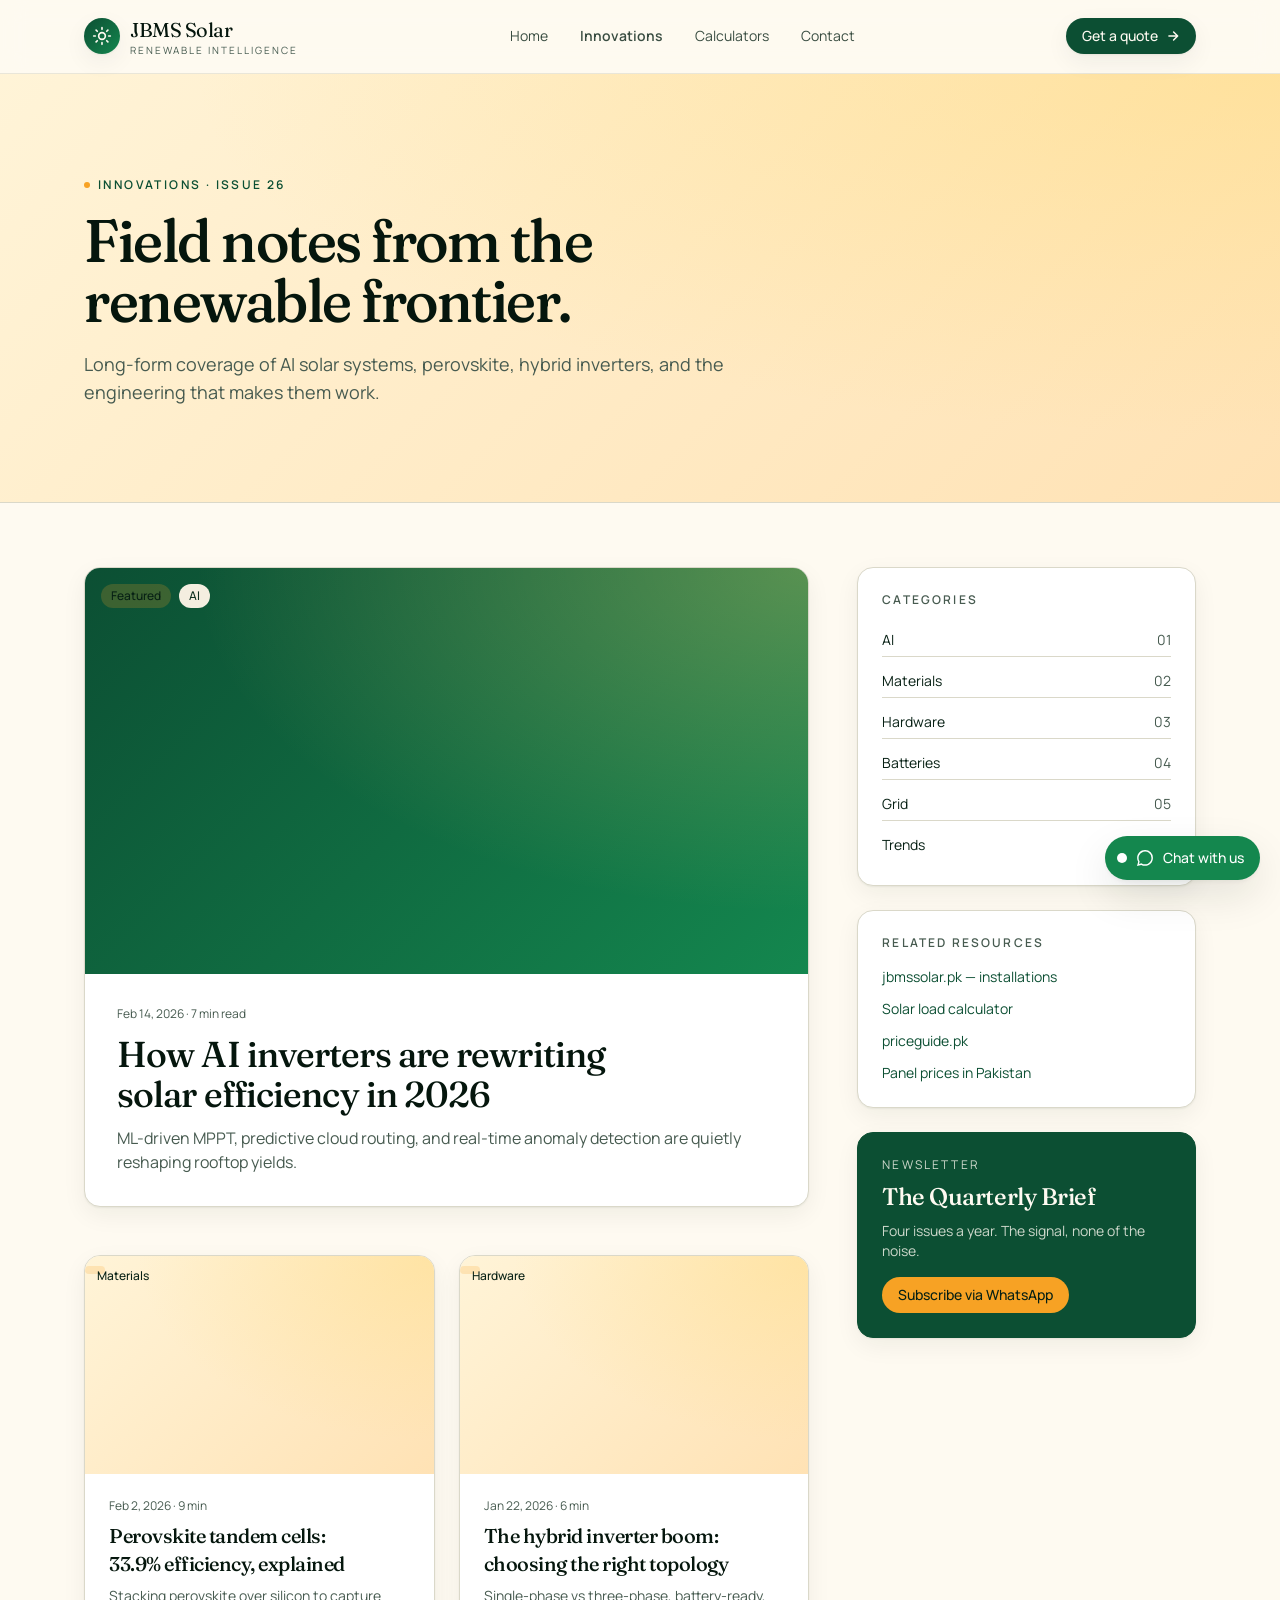
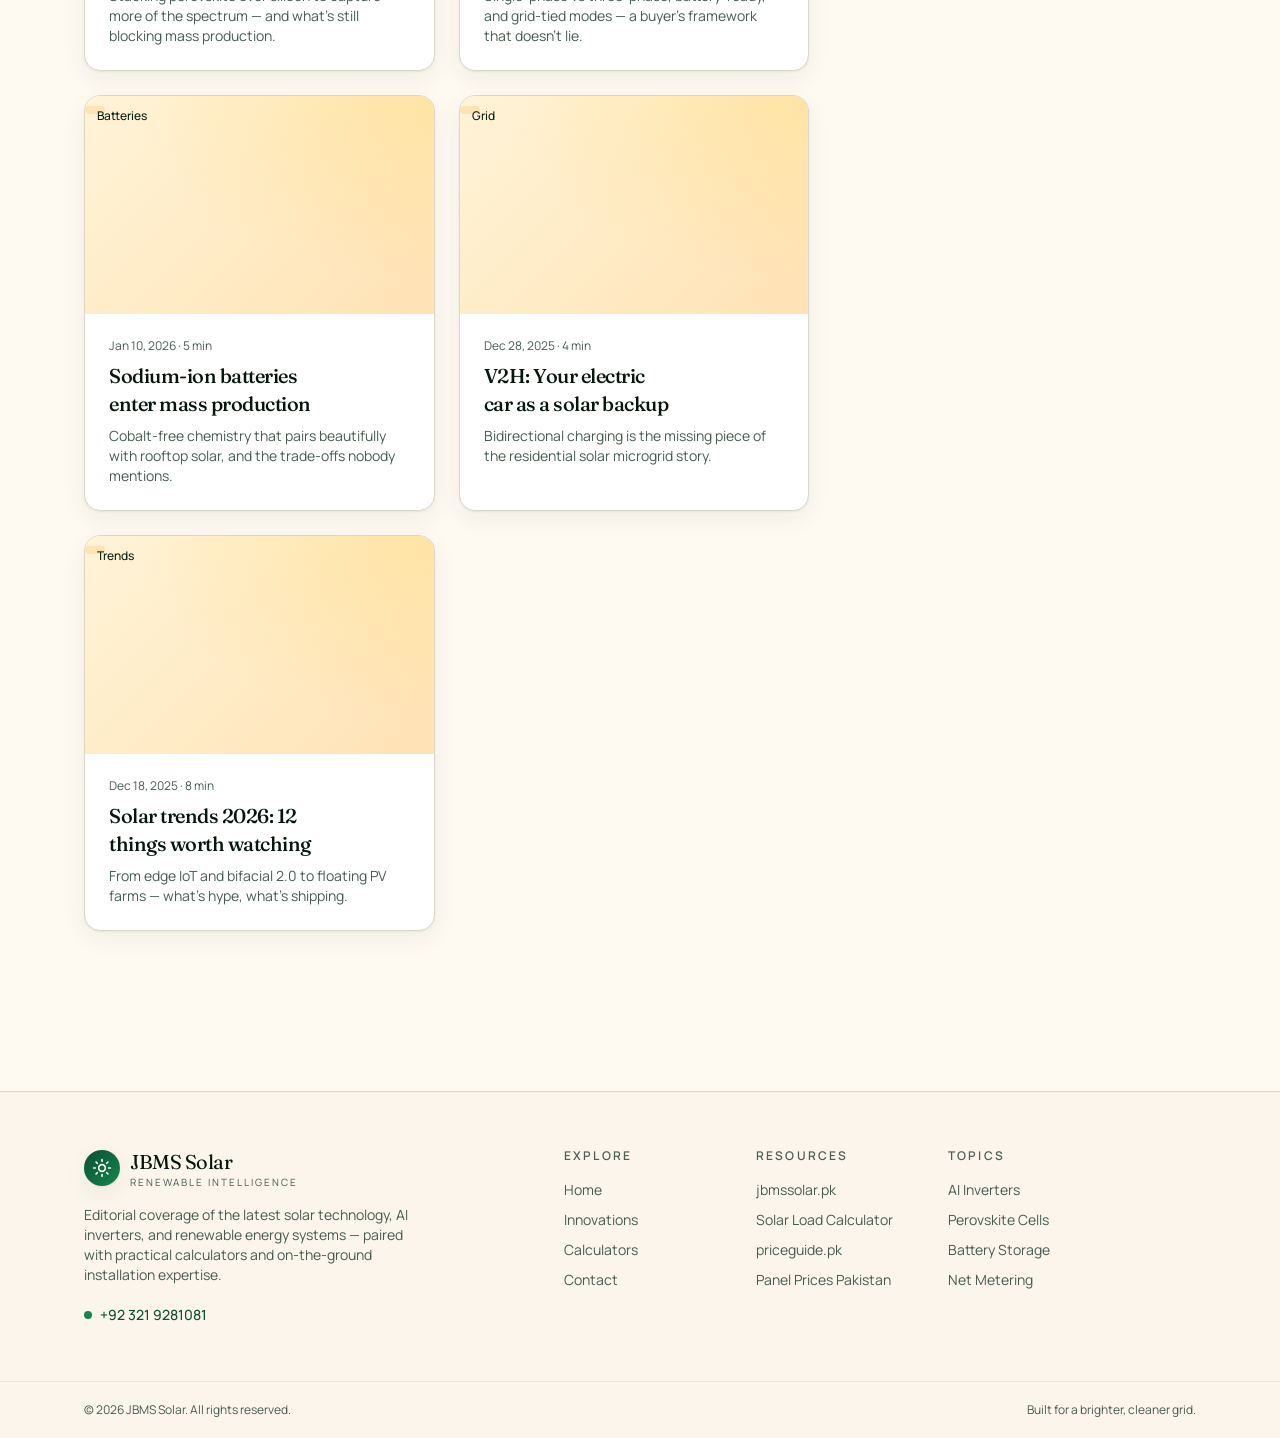
<file: blog/trends-2026/index.html>
<!DOCTYPE html><html lang="en"><head><meta charSet="utf-8"/><meta name="viewport" content="width=device-width, initial-scale=1"/><link rel="stylesheet" href="/assets/styles-BL7hcwc0.css" data-precedence="default"/><link rel="stylesheet" href="https://fonts.googleapis.com/css2?family=Fraunces:opsz,wght@9..144,400;9..144,500;9..144,600&amp;family=Manrope:wght@400;500;600;700&amp;family=JetBrains+Mono:wght@400;500&amp;display=swap" data-precedence="default"/><title>Trends 2026 — JBMS Solar</title><meta name="theme-color" content="#1f3a2e"/><meta name="robots" content="index, follow"/><meta property="og:site_name" content="JBMS Solar"/><meta name="twitter:card" content="summary_large_image"/><meta property="og:description" content="Editorial long-reads on AI solar, perovskite cells, hybrid inverters, and renewable energy trends."/><meta name="description" content="In-depth article on trends 2026 — the latest in solar technology and renewable energy."/><meta property="og:title" content="Trends 2026"/><meta property="og:type" content="article"/><link rel="modulepreload" href="/assets/index-B6582DCA.js"/><link rel="modulepreload" href="/assets/blog-D76zEQFP.js"/><link rel="modulepreload" href="/assets/UI-kp8p5L1Q.js"/><link rel="modulepreload" href="/assets/blog._slug-DnV8LWuk.js"/><link rel="preconnect" href="https://fonts.googleapis.com"/><link rel="preconnect" href="https://fonts.gstatic.com" crossorigin="anonymous"/><script type="application/ld+json">{"@context":"https://schema.org","@type":"Article","headline":"Trends 2026","author":{"@type":"Organization","name":"JBMS Solar"},"publisher":{"@type":"Organization","name":"JBMS Solar"},"datePublished":"2026-02-01"}</script></head><body><!--$--><div class="min-h-screen flex flex-col"><header class="sticky top-0 z-40 border-b border-border/60 bg-background/80 backdrop-blur-md"><div class="mx-auto flex max-w-6xl items-center justify-between px-5 py-4"><a aria-label="JBMS Solar home" href="/" class="flex items-center gap-2.5 group"><span class="relative inline-flex h-9 w-9 items-center justify-center rounded-xl gradient-leaf text-primary-foreground shadow-soft"><svg viewBox="0 0 24 24" class="h-5 w-5" fill="none" stroke="currentColor" stroke-width="2" stroke-linecap="round" stroke-linejoin="round" aria-hidden="true"><circle cx="12" cy="12" r="4"></circle><path d="M12 2v2M12 20v2M4.93 4.93l1.41 1.41M17.66 17.66l1.41 1.41M2 12h2M20 12h2M4.93 19.07l1.41-1.41M17.66 6.34l1.41-1.41"></path></svg></span><span class="leading-tight"><span class="block font-display text-xl text-ink tracking-tight">JBMS Solar</span><span class="block text-[10px] uppercase tracking-[0.2em] text-muted-foreground">Renewable Intelligence</span></span></a><nav class="hidden md:flex items-center gap-8 text-sm" aria-label="Primary"><a href="/" class="text-foreground/80 hover:text-foreground transition-colors">Home</a><a class="text-foreground/80 hover:text-foreground transition-colors text-foreground font-semibold" href="/blog" data-status="active" aria-current="page">Innovations</a><a href="/tools" class="text-foreground/80 hover:text-foreground transition-colors">Calculators</a><a href="/contact" class="text-foreground/80 hover:text-foreground transition-colors">Contact</a></nav><div class="flex items-center gap-2"><a href="https://wa.me/923219281081" target="_blank" rel="noreferrer" class="hidden sm:inline-flex items-center gap-2 rounded-full bg-primary text-primary-foreground px-4 py-2 text-sm font-medium hover:opacity-90 transition shadow-soft">Get a quote<svg class="h-3.5 w-3.5" viewBox="0 0 24 24" fill="none" stroke="currentColor" stroke-width="2.5" stroke-linecap="round" stroke-linejoin="round" aria-hidden="true"><path d="M5 12h14M13 5l7 7-7 7"></path></svg></a><button class="md:hidden inline-flex h-10 w-10 items-center justify-center rounded-lg border border-border" aria-label="Toggle menu" aria-expanded="false"><svg viewBox="0 0 24 24" class="h-5 w-5" fill="none" stroke="currentColor" stroke-width="2" stroke-linecap="round" aria-hidden="true"><path d="M4 7h16M4 12h16M4 17h16"></path></svg></button></div></div></header><main class="flex-1"><section class="relative overflow-hidden border-b border-border"><div class="absolute inset-0 gradient-warm" aria-hidden="true"></div><div class="absolute inset-0 gradient-sun opacity-70" aria-hidden="true"></div><div class="relative mx-auto max-w-6xl px-5 py-20 md:py-24"><div class="inline-flex items-center gap-2 text-xs font-semibold uppercase tracking-[0.2em] text-primary"><span class="h-1.5 w-1.5 rounded-full bg-accent"></span>Innovations · Issue 26</div><h1 class="mt-4 font-display text-5xl md:text-6xl tracking-tight text-balance max-w-3xl">Field notes from the renewable frontier.</h1><p class="mt-5 max-w-2xl text-lg text-muted-foreground text-pretty">Long-form coverage of AI solar systems, perovskite, hybrid inverters, and the engineering that makes them work.</p></div></section><section class="mx-auto max-w-6xl px-5 py-16 grid lg:grid-cols-12 gap-12"><div class="lg:col-span-8 space-y-12"><a href="/blog/ai-solar-2026" class="group block"><div class="rounded-2xl border border-border bg-card p-6 shadow-soft transition hover:shadow-lift hover:-translate-y-0.5 !p-0 overflow-hidden"><div class="aspect-[16/9] gradient-leaf relative"><div class="absolute inset-0 gradient-sun opacity-50"></div><div class="absolute top-4 left-4 flex gap-2"><span class="inline-flex items-center gap-1.5 rounded-full px-2.5 py-1 text-xs font-medium bg-accent/20 text-foreground">Featured</span><span class="inline-flex items-center gap-1.5 rounded-full px-2.5 py-1 text-xs font-medium bg-secondary text-secondary-foreground">AI</span></div></div><div class="p-6 md:p-8"><div class="text-xs text-muted-foreground">Feb 14, 2026<!-- --> · <!-- -->7 min<!-- --> read</div><h2 class="mt-3 font-display text-3xl md:text-4xl tracking-tight text-balance group-hover:text-primary transition">How AI inverters are rewriting solar efficiency in 2026</h2><p class="mt-3 text-muted-foreground text-pretty">ML-driven MPPT, predictive cloud routing, and real-time anomaly detection are quietly reshaping rooftop yields.</p></div></div></a><div class="grid sm:grid-cols-2 gap-6"><a href="/blog/perovskite-tandem" class="group"><div class="rounded-2xl border border-border bg-card p-6 shadow-soft transition hover:shadow-lift hover:-translate-y-0.5 !p-0 overflow-hidden h-full flex flex-col"><div class="aspect-[16/10] gradient-warm relative"><div class="absolute inset-0 gradient-sun opacity-60"></div><span class="inline-flex items-center gap-1.5 rounded-full px-2.5 py-1 text-xs font-medium bg-accent/20 text-foreground"><span class="absolute top-3 left-3">Materials</span></span></div><div class="p-6 flex-1 flex flex-col"><div class="text-xs text-muted-foreground">Feb 2, 2026<!-- --> · <!-- -->9 min</div><h3 class="mt-2 font-display text-xl tracking-tight text-balance group-hover:text-primary transition">Perovskite tandem cells: 33.9% efficiency, explained</h3><p class="mt-2 text-sm text-muted-foreground line-clamp-3">Stacking perovskite over silicon to capture more of the spectrum — and what&#x27;s still blocking mass production.</p></div></div></a><a href="/blog/hybrid-inverters" class="group"><div class="rounded-2xl border border-border bg-card p-6 shadow-soft transition hover:shadow-lift hover:-translate-y-0.5 !p-0 overflow-hidden h-full flex flex-col"><div class="aspect-[16/10] gradient-warm relative"><div class="absolute inset-0 gradient-sun opacity-60"></div><span class="inline-flex items-center gap-1.5 rounded-full px-2.5 py-1 text-xs font-medium bg-accent/20 text-foreground"><span class="absolute top-3 left-3">Hardware</span></span></div><div class="p-6 flex-1 flex flex-col"><div class="text-xs text-muted-foreground">Jan 22, 2026<!-- --> · <!-- -->6 min</div><h3 class="mt-2 font-display text-xl tracking-tight text-balance group-hover:text-primary transition">The hybrid inverter boom: choosing the right topology</h3><p class="mt-2 text-sm text-muted-foreground line-clamp-3">Single-phase vs three-phase, battery-ready, and grid-tied modes — a buyer&#x27;s framework that doesn&#x27;t lie.</p></div></div></a><a href="/blog/sodium-ion" class="group"><div class="rounded-2xl border border-border bg-card p-6 shadow-soft transition hover:shadow-lift hover:-translate-y-0.5 !p-0 overflow-hidden h-full flex flex-col"><div class="aspect-[16/10] gradient-warm relative"><div class="absolute inset-0 gradient-sun opacity-60"></div><span class="inline-flex items-center gap-1.5 rounded-full px-2.5 py-1 text-xs font-medium bg-accent/20 text-foreground"><span class="absolute top-3 left-3">Batteries</span></span></div><div class="p-6 flex-1 flex flex-col"><div class="text-xs text-muted-foreground">Jan 10, 2026<!-- --> · <!-- -->5 min</div><h3 class="mt-2 font-display text-xl tracking-tight text-balance group-hover:text-primary transition">Sodium-ion batteries enter mass production</h3><p class="mt-2 text-sm text-muted-foreground line-clamp-3">Cobalt-free chemistry that pairs beautifully with rooftop solar, and the trade-offs nobody mentions.</p></div></div></a><a href="/blog/v2h" class="group"><div class="rounded-2xl border border-border bg-card p-6 shadow-soft transition hover:shadow-lift hover:-translate-y-0.5 !p-0 overflow-hidden h-full flex flex-col"><div class="aspect-[16/10] gradient-warm relative"><div class="absolute inset-0 gradient-sun opacity-60"></div><span class="inline-flex items-center gap-1.5 rounded-full px-2.5 py-1 text-xs font-medium bg-accent/20 text-foreground"><span class="absolute top-3 left-3">Grid</span></span></div><div class="p-6 flex-1 flex flex-col"><div class="text-xs text-muted-foreground">Dec 28, 2025<!-- --> · <!-- -->4 min</div><h3 class="mt-2 font-display text-xl tracking-tight text-balance group-hover:text-primary transition">V2H: Your electric car as a solar backup</h3><p class="mt-2 text-sm text-muted-foreground line-clamp-3">Bidirectional charging is the missing piece of the residential solar microgrid story.</p></div></div></a><a class="group active" href="/blog/trends-2026" data-status="active" aria-current="page"><div class="rounded-2xl border border-border bg-card p-6 shadow-soft transition hover:shadow-lift hover:-translate-y-0.5 !p-0 overflow-hidden h-full flex flex-col"><div class="aspect-[16/10] gradient-warm relative"><div class="absolute inset-0 gradient-sun opacity-60"></div><span class="inline-flex items-center gap-1.5 rounded-full px-2.5 py-1 text-xs font-medium bg-accent/20 text-foreground"><span class="absolute top-3 left-3">Trends</span></span></div><div class="p-6 flex-1 flex flex-col"><div class="text-xs text-muted-foreground">Dec 18, 2025<!-- --> · <!-- -->8 min</div><h3 class="mt-2 font-display text-xl tracking-tight text-balance group-hover:text-primary transition">Solar trends 2026: 12 things worth watching</h3><p class="mt-2 text-sm text-muted-foreground line-clamp-3">From edge IoT and bifacial 2.0 to floating PV farms — what&#x27;s hype, what&#x27;s shipping.</p></div></div></a></div></div><aside class="lg:col-span-4 space-y-6"><div class="rounded-2xl border border-border bg-card p-6 shadow-soft  "><div class="text-xs font-semibold uppercase tracking-[0.18em] text-muted-foreground">Categories</div><ul class="mt-4 space-y-2 text-sm"><li class="flex items-center justify-between py-1.5 border-b border-border last:border-0"><span>AI</span><span class="text-muted-foreground">0<!-- -->1</span></li><li class="flex items-center justify-between py-1.5 border-b border-border last:border-0"><span>Materials</span><span class="text-muted-foreground">0<!-- -->2</span></li><li class="flex items-center justify-between py-1.5 border-b border-border last:border-0"><span>Hardware</span><span class="text-muted-foreground">0<!-- -->3</span></li><li class="flex items-center justify-between py-1.5 border-b border-border last:border-0"><span>Batteries</span><span class="text-muted-foreground">0<!-- -->4</span></li><li class="flex items-center justify-between py-1.5 border-b border-border last:border-0"><span>Grid</span><span class="text-muted-foreground">0<!-- -->5</span></li><li class="flex items-center justify-between py-1.5 border-b border-border last:border-0"><span>Trends</span><span class="text-muted-foreground">0<!-- -->6</span></li></ul></div><div class="rounded-2xl border border-border bg-card p-6 shadow-soft  "><div class="text-xs font-semibold uppercase tracking-[0.18em] text-muted-foreground">Related resources</div><ul class="mt-4 space-y-3 text-sm"><li><a class="text-primary underline-grow" href="https://jbmssolar.pk" target="_blank" rel="noreferrer">jbmssolar.pk — installations</a></li><li><a class="text-primary underline-grow" href="https://jbmssolar.pk/solar-load-calculator" target="_blank" rel="noreferrer">Solar load calculator</a></li><li><a class="text-primary underline-grow" href="https://priceguide.pk" target="_blank" rel="noreferrer">priceguide.pk</a></li><li><a class="text-primary underline-grow" href="https://priceguide.pk/solar-panel-price-in-pakistan" target="_blank" rel="noreferrer">Panel prices in Pakistan</a></li></ul></div><div class="rounded-2xl border border-border bg-card p-6 shadow-soft  bg-primary text-primary-foreground border-primary"><div class="text-xs uppercase tracking-[0.18em] opacity-80">Newsletter</div><h3 class="mt-2 font-display text-2xl text-primary-foreground">The Quarterly Brief</h3><p class="mt-2 text-sm text-primary-foreground/80">Four issues a year. The signal, none of the noise.</p><a href="https://wa.me/923219281081?text=Subscribe%20me%20to%20the%20quarterly%20brief" target="_blank" rel="noreferrer" class="mt-4 inline-flex rounded-full bg-accent text-accent-foreground px-4 py-2 text-sm font-medium hover:opacity-90">Subscribe via WhatsApp</a></div></aside></section></main><footer class="mt-24 border-t border-border bg-secondary/40"><div class="mx-auto max-w-6xl px-5 py-14 grid gap-10 md:grid-cols-12"><div class="md:col-span-5"><a aria-label="JBMS Solar home" href="/" class="flex items-center gap-2.5 group"><span class="relative inline-flex h-9 w-9 items-center justify-center rounded-xl gradient-leaf text-primary-foreground shadow-soft"><svg viewBox="0 0 24 24" class="h-5 w-5" fill="none" stroke="currentColor" stroke-width="2" stroke-linecap="round" stroke-linejoin="round" aria-hidden="true"><circle cx="12" cy="12" r="4"></circle><path d="M12 2v2M12 20v2M4.93 4.93l1.41 1.41M17.66 17.66l1.41 1.41M2 12h2M20 12h2M4.93 19.07l1.41-1.41M17.66 6.34l1.41-1.41"></path></svg></span><span class="leading-tight"><span class="block font-display text-xl text-ink tracking-tight">JBMS Solar</span><span class="block text-[10px] uppercase tracking-[0.2em] text-muted-foreground">Renewable Intelligence</span></span></a><p class="mt-4 text-sm text-muted-foreground max-w-sm text-pretty">Editorial coverage of the latest solar technology, AI inverters, and renewable energy systems — paired with practical calculators and on-the-ground installation expertise.</p><a href="https://wa.me/923219281081" target="_blank" rel="noreferrer" class="mt-5 inline-flex items-center gap-2 text-sm font-medium text-primary hover:text-primary/80"><span class="relative inline-flex h-2 w-2 rounded-full bg-leaf"><span class="absolute inset-0 rounded-full pulse-ring"></span></span>+92 321 9281081</a></div><div class="md:col-span-2"><div class="text-xs font-semibold uppercase tracking-[0.18em] text-foreground/70 mb-4">Explore</div><ul class="space-y-2.5 text-sm"><li><a href="/" class="text-muted-foreground hover:text-foreground transition-colors">Home</a></li><li><a class="text-muted-foreground hover:text-foreground transition-colors active" href="/blog" data-status="active" aria-current="page">Innovations</a></li><li><a href="/tools" class="text-muted-foreground hover:text-foreground transition-colors">Calculators</a></li><li><a href="/contact" class="text-muted-foreground hover:text-foreground transition-colors">Contact</a></li></ul></div><div class="md:col-span-2"><div class="text-xs font-semibold uppercase tracking-[0.18em] text-foreground/70 mb-4">Resources</div><ul class="space-y-2.5 text-sm"><li><a href="https://jbmssolar.pk" target="_blank" rel="noreferrer" class="text-muted-foreground hover:text-foreground transition-colors">jbmssolar.pk</a></li><li><a href="https://jbmssolar.pk/solar-load-calculator" target="_blank" rel="noreferrer" class="text-muted-foreground hover:text-foreground transition-colors">Solar Load Calculator</a></li><li><a href="https://priceguide.pk" target="_blank" rel="noreferrer" class="text-muted-foreground hover:text-foreground transition-colors">priceguide.pk</a></li><li><a href="https://priceguide.pk/solar-panel-price-in-pakistan" target="_blank" rel="noreferrer" class="text-muted-foreground hover:text-foreground transition-colors">Panel Prices Pakistan</a></li></ul></div><div class="md:col-span-2"><div class="text-xs font-semibold uppercase tracking-[0.18em] text-foreground/70 mb-4">Topics</div><ul class="space-y-2.5 text-sm"><li><a class="text-muted-foreground hover:text-foreground transition-colors active" href="/blog" data-status="active" aria-current="page">AI Inverters</a></li><li><a class="text-muted-foreground hover:text-foreground transition-colors active" href="/blog" data-status="active" aria-current="page">Perovskite Cells</a></li><li><a class="text-muted-foreground hover:text-foreground transition-colors active" href="/blog" data-status="active" aria-current="page">Battery Storage</a></li><li><a class="text-muted-foreground hover:text-foreground transition-colors active" href="/blog" data-status="active" aria-current="page">Net Metering</a></li></ul></div></div><div class="border-t border-border/60"><div class="mx-auto max-w-6xl px-5 py-5 flex flex-wrap items-center justify-between gap-3 text-xs text-muted-foreground"><span>© <!-- -->2026<!-- --> JBMS Solar. All rights reserved.</span><span>Built for a brighter, cleaner grid.</span></div></div></footer><a href="https://wa.me/923219281081" target="_blank" rel="noreferrer" aria-label="Chat on WhatsApp" class="fixed bottom-5 right-5 z-50 inline-flex items-center gap-2.5 rounded-full bg-leaf text-white pl-3 pr-4 py-3 shadow-lift hover:scale-[1.03] transition-transform"><span class="relative inline-flex h-2.5 w-2.5 rounded-full bg-white"><span class="absolute inset-0 rounded-full pulse-ring"></span></span><svg class="h-4 w-4" viewBox="0 0 24 24" fill="currentColor" aria-hidden="true"><path d="M20.52 3.48A11.78 11.78 0 0012.04 0C5.5 0 .19 5.31.19 11.85c0 2.09.55 4.13 1.6 5.93L0 24l6.38-1.67a11.83 11.83 0 005.66 1.44h.01c6.54 0 11.85-5.31 11.85-11.85a11.78 11.78 0 00-3.38-8.44zM12.05 21.5h-.01a9.66 9.66 0 01-4.93-1.35l-.35-.21-3.79.99 1.01-3.69-.23-.38a9.66 9.66 0 11 17.95-5.01c0 5.34-4.34 9.65-9.65 9.65z"></path></svg><span class="text-sm font-medium">Chat with us</span></a></div><!--/$--><script class="$tsr" id="$tsr-stream-barrier">(self.$R=self.$R||{})["tsr"]=[];self.$_TSR={h(){this.hydrated=!0,this.c()},e(){this.streamEnded=!0,this.c()},c(){this.hydrated&&this.streamEnded&&(delete self.$_TSR,delete self.$R.tsr)},p(e){this.initialized?e():this.buffer.push(e)},buffer:[]};$_TSR.router=($R=>$R[0]={manifest:$R[1]={routes:$R[2]={__root__:$R[3]={preloads:$R[4]=["/assets/index-B6582DCA.js"],assets:$R[5]=[$R[6]={tag:"script",attrs:$R[7]={type:"module",async:!0},children:"import(\"/assets/index-B6582DCA.js\")"}]},"/blog":$R[8]={preloads:$R[9]=["/assets/blog-D76zEQFP.js","/assets/UI-kp8p5L1Q.js"]},"/blog/$slug":$R[10]={preloads:$R[11]=["/assets/blog._slug-DnV8LWuk.js"]}}},matches:$R[12]=[$R[13]={i:"__root__ ",u:1778324086707,s:"success",ssr:!0},$R[14]={i:" blog blog",u:1778324086707,s:"success",ssr:!0},$R[15]={i:" blog $slug blog trends-2026",u:1778324086707,s:"success",ssr:!0}],lastMatchId:" blog $slug blog trends-2026"})($R["tsr"]);$_TSR.e();document.currentScript.remove()</script><script type="module" async="">import("/assets/index-B6582DCA.js")</script></body></html>
</file>
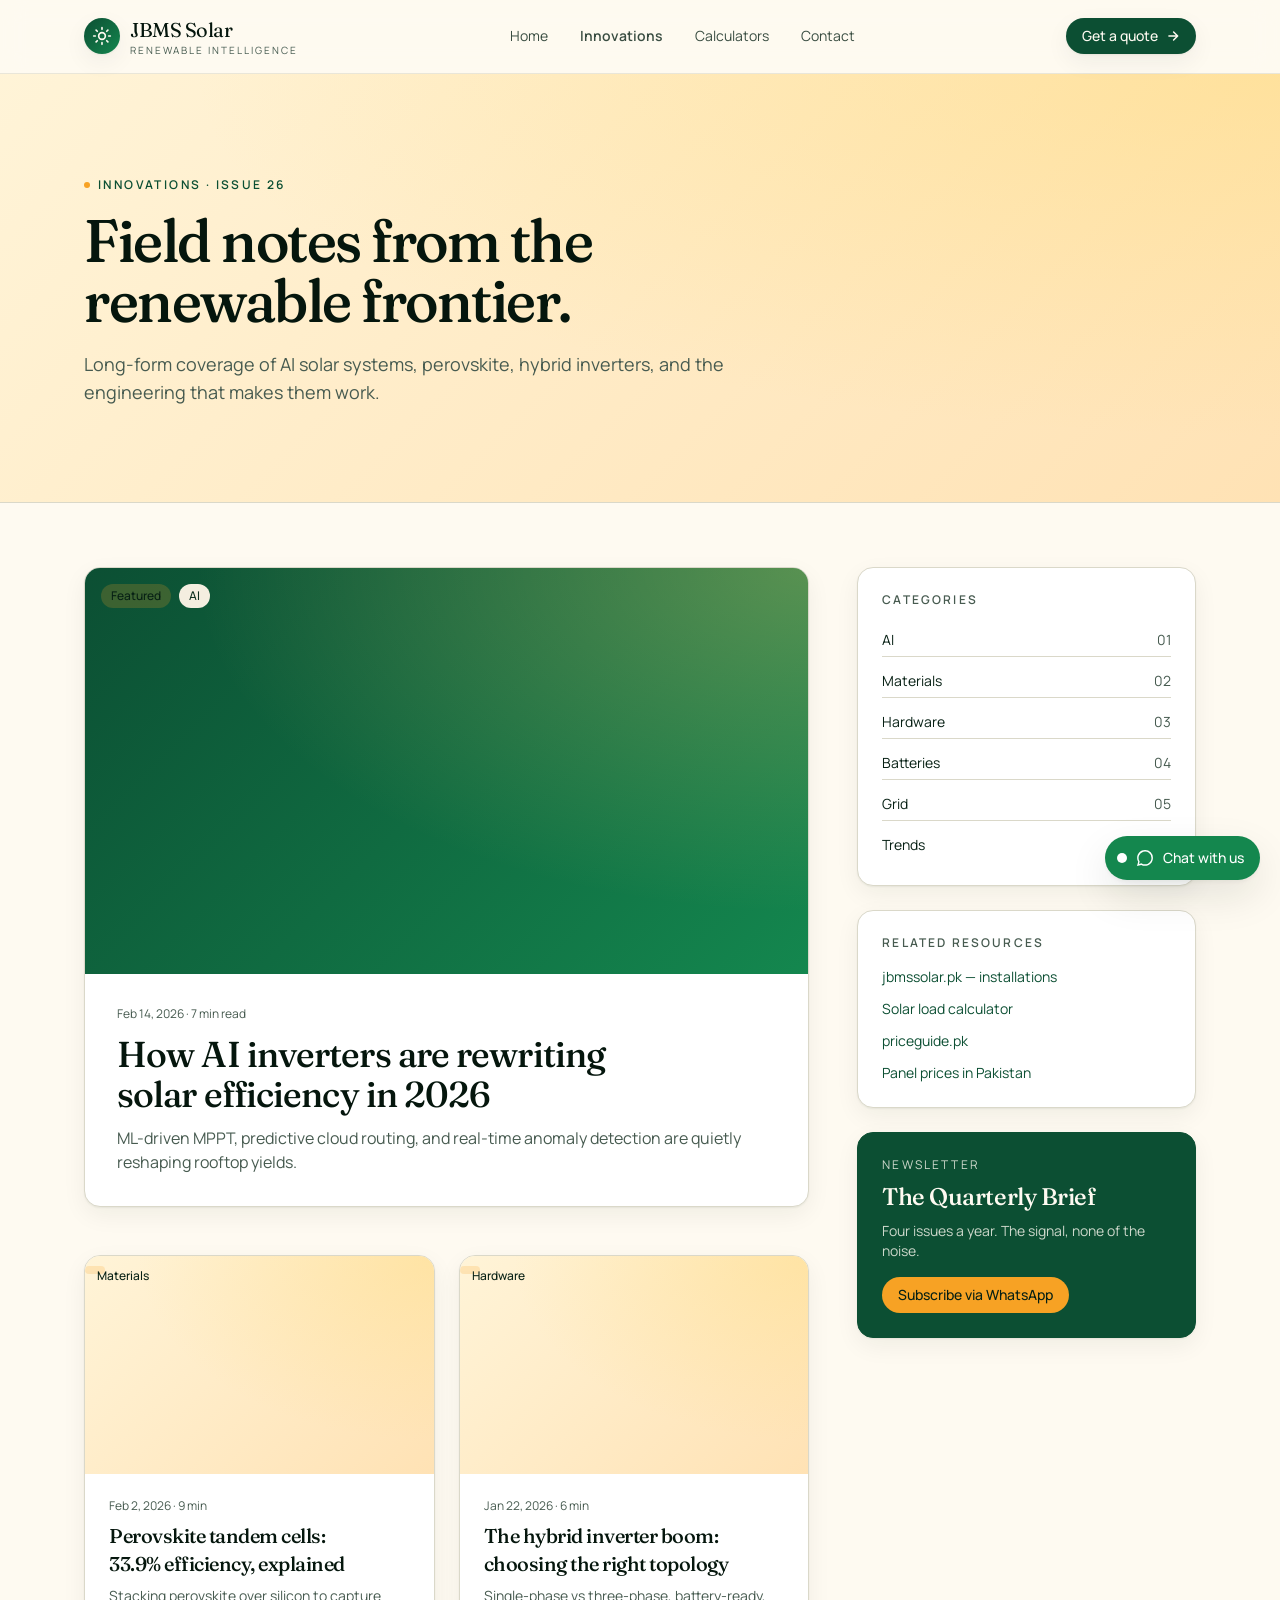
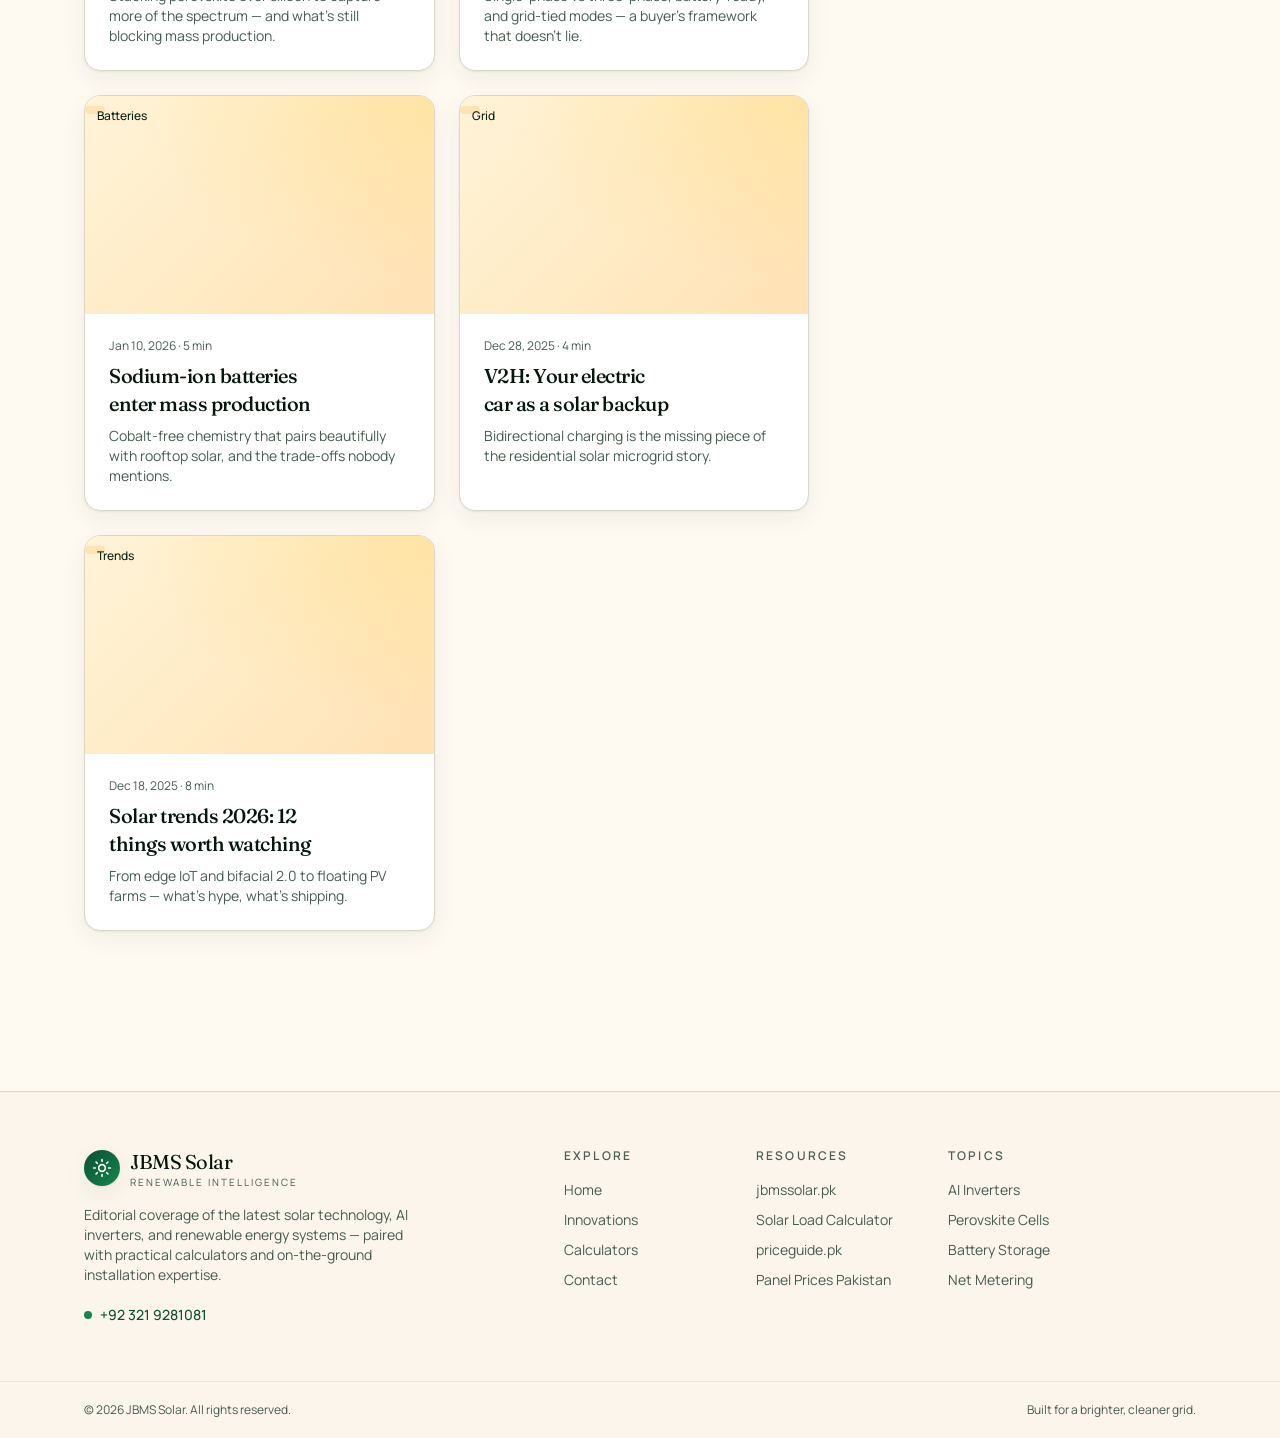
<file: blog/v2h/index.html>
<!DOCTYPE html><html lang="en"><head><meta charSet="utf-8"/><meta name="viewport" content="width=device-width, initial-scale=1"/><link rel="stylesheet" href="/assets/styles-BL7hcwc0.css" data-precedence="default"/><link rel="stylesheet" href="https://fonts.googleapis.com/css2?family=Fraunces:opsz,wght@9..144,400;9..144,500;9..144,600&amp;family=Manrope:wght@400;500;600;700&amp;family=JetBrains+Mono:wght@400;500&amp;display=swap" data-precedence="default"/><title>V2h — JBMS Solar</title><meta name="theme-color" content="#1f3a2e"/><meta name="robots" content="index, follow"/><meta property="og:site_name" content="JBMS Solar"/><meta name="twitter:card" content="summary_large_image"/><meta property="og:description" content="Editorial long-reads on AI solar, perovskite cells, hybrid inverters, and renewable energy trends."/><meta name="description" content="In-depth article on v2h — the latest in solar technology and renewable energy."/><meta property="og:title" content="V2h"/><meta property="og:type" content="article"/><link rel="modulepreload" href="/assets/index-B6582DCA.js"/><link rel="modulepreload" href="/assets/blog-D76zEQFP.js"/><link rel="modulepreload" href="/assets/UI-kp8p5L1Q.js"/><link rel="modulepreload" href="/assets/blog._slug-DnV8LWuk.js"/><link rel="preconnect" href="https://fonts.googleapis.com"/><link rel="preconnect" href="https://fonts.gstatic.com" crossorigin="anonymous"/><script type="application/ld+json">{"@context":"https://schema.org","@type":"Article","headline":"V2h","author":{"@type":"Organization","name":"JBMS Solar"},"publisher":{"@type":"Organization","name":"JBMS Solar"},"datePublished":"2026-02-01"}</script></head><body><!--$--><div class="min-h-screen flex flex-col"><header class="sticky top-0 z-40 border-b border-border/60 bg-background/80 backdrop-blur-md"><div class="mx-auto flex max-w-6xl items-center justify-between px-5 py-4"><a aria-label="JBMS Solar home" href="/" class="flex items-center gap-2.5 group"><span class="relative inline-flex h-9 w-9 items-center justify-center rounded-xl gradient-leaf text-primary-foreground shadow-soft"><svg viewBox="0 0 24 24" class="h-5 w-5" fill="none" stroke="currentColor" stroke-width="2" stroke-linecap="round" stroke-linejoin="round" aria-hidden="true"><circle cx="12" cy="12" r="4"></circle><path d="M12 2v2M12 20v2M4.93 4.93l1.41 1.41M17.66 17.66l1.41 1.41M2 12h2M20 12h2M4.93 19.07l1.41-1.41M17.66 6.34l1.41-1.41"></path></svg></span><span class="leading-tight"><span class="block font-display text-xl text-ink tracking-tight">JBMS Solar</span><span class="block text-[10px] uppercase tracking-[0.2em] text-muted-foreground">Renewable Intelligence</span></span></a><nav class="hidden md:flex items-center gap-8 text-sm" aria-label="Primary"><a href="/" class="text-foreground/80 hover:text-foreground transition-colors">Home</a><a class="text-foreground/80 hover:text-foreground transition-colors text-foreground font-semibold" href="/blog" data-status="active" aria-current="page">Innovations</a><a href="/tools" class="text-foreground/80 hover:text-foreground transition-colors">Calculators</a><a href="/contact" class="text-foreground/80 hover:text-foreground transition-colors">Contact</a></nav><div class="flex items-center gap-2"><a href="https://wa.me/923219281081" target="_blank" rel="noreferrer" class="hidden sm:inline-flex items-center gap-2 rounded-full bg-primary text-primary-foreground px-4 py-2 text-sm font-medium hover:opacity-90 transition shadow-soft">Get a quote<svg class="h-3.5 w-3.5" viewBox="0 0 24 24" fill="none" stroke="currentColor" stroke-width="2.5" stroke-linecap="round" stroke-linejoin="round" aria-hidden="true"><path d="M5 12h14M13 5l7 7-7 7"></path></svg></a><button class="md:hidden inline-flex h-10 w-10 items-center justify-center rounded-lg border border-border" aria-label="Toggle menu" aria-expanded="false"><svg viewBox="0 0 24 24" class="h-5 w-5" fill="none" stroke="currentColor" stroke-width="2" stroke-linecap="round" aria-hidden="true"><path d="M4 7h16M4 12h16M4 17h16"></path></svg></button></div></div></header><main class="flex-1"><section class="relative overflow-hidden border-b border-border"><div class="absolute inset-0 gradient-warm" aria-hidden="true"></div><div class="absolute inset-0 gradient-sun opacity-70" aria-hidden="true"></div><div class="relative mx-auto max-w-6xl px-5 py-20 md:py-24"><div class="inline-flex items-center gap-2 text-xs font-semibold uppercase tracking-[0.2em] text-primary"><span class="h-1.5 w-1.5 rounded-full bg-accent"></span>Innovations · Issue 26</div><h1 class="mt-4 font-display text-5xl md:text-6xl tracking-tight text-balance max-w-3xl">Field notes from the renewable frontier.</h1><p class="mt-5 max-w-2xl text-lg text-muted-foreground text-pretty">Long-form coverage of AI solar systems, perovskite, hybrid inverters, and the engineering that makes them work.</p></div></section><section class="mx-auto max-w-6xl px-5 py-16 grid lg:grid-cols-12 gap-12"><div class="lg:col-span-8 space-y-12"><a href="/blog/ai-solar-2026" class="group block"><div class="rounded-2xl border border-border bg-card p-6 shadow-soft transition hover:shadow-lift hover:-translate-y-0.5 !p-0 overflow-hidden"><div class="aspect-[16/9] gradient-leaf relative"><div class="absolute inset-0 gradient-sun opacity-50"></div><div class="absolute top-4 left-4 flex gap-2"><span class="inline-flex items-center gap-1.5 rounded-full px-2.5 py-1 text-xs font-medium bg-accent/20 text-foreground">Featured</span><span class="inline-flex items-center gap-1.5 rounded-full px-2.5 py-1 text-xs font-medium bg-secondary text-secondary-foreground">AI</span></div></div><div class="p-6 md:p-8"><div class="text-xs text-muted-foreground">Feb 14, 2026<!-- --> · <!-- -->7 min<!-- --> read</div><h2 class="mt-3 font-display text-3xl md:text-4xl tracking-tight text-balance group-hover:text-primary transition">How AI inverters are rewriting solar efficiency in 2026</h2><p class="mt-3 text-muted-foreground text-pretty">ML-driven MPPT, predictive cloud routing, and real-time anomaly detection are quietly reshaping rooftop yields.</p></div></div></a><div class="grid sm:grid-cols-2 gap-6"><a href="/blog/perovskite-tandem" class="group"><div class="rounded-2xl border border-border bg-card p-6 shadow-soft transition hover:shadow-lift hover:-translate-y-0.5 !p-0 overflow-hidden h-full flex flex-col"><div class="aspect-[16/10] gradient-warm relative"><div class="absolute inset-0 gradient-sun opacity-60"></div><span class="inline-flex items-center gap-1.5 rounded-full px-2.5 py-1 text-xs font-medium bg-accent/20 text-foreground"><span class="absolute top-3 left-3">Materials</span></span></div><div class="p-6 flex-1 flex flex-col"><div class="text-xs text-muted-foreground">Feb 2, 2026<!-- --> · <!-- -->9 min</div><h3 class="mt-2 font-display text-xl tracking-tight text-balance group-hover:text-primary transition">Perovskite tandem cells: 33.9% efficiency, explained</h3><p class="mt-2 text-sm text-muted-foreground line-clamp-3">Stacking perovskite over silicon to capture more of the spectrum — and what&#x27;s still blocking mass production.</p></div></div></a><a href="/blog/hybrid-inverters" class="group"><div class="rounded-2xl border border-border bg-card p-6 shadow-soft transition hover:shadow-lift hover:-translate-y-0.5 !p-0 overflow-hidden h-full flex flex-col"><div class="aspect-[16/10] gradient-warm relative"><div class="absolute inset-0 gradient-sun opacity-60"></div><span class="inline-flex items-center gap-1.5 rounded-full px-2.5 py-1 text-xs font-medium bg-accent/20 text-foreground"><span class="absolute top-3 left-3">Hardware</span></span></div><div class="p-6 flex-1 flex flex-col"><div class="text-xs text-muted-foreground">Jan 22, 2026<!-- --> · <!-- -->6 min</div><h3 class="mt-2 font-display text-xl tracking-tight text-balance group-hover:text-primary transition">The hybrid inverter boom: choosing the right topology</h3><p class="mt-2 text-sm text-muted-foreground line-clamp-3">Single-phase vs three-phase, battery-ready, and grid-tied modes — a buyer&#x27;s framework that doesn&#x27;t lie.</p></div></div></a><a href="/blog/sodium-ion" class="group"><div class="rounded-2xl border border-border bg-card p-6 shadow-soft transition hover:shadow-lift hover:-translate-y-0.5 !p-0 overflow-hidden h-full flex flex-col"><div class="aspect-[16/10] gradient-warm relative"><div class="absolute inset-0 gradient-sun opacity-60"></div><span class="inline-flex items-center gap-1.5 rounded-full px-2.5 py-1 text-xs font-medium bg-accent/20 text-foreground"><span class="absolute top-3 left-3">Batteries</span></span></div><div class="p-6 flex-1 flex flex-col"><div class="text-xs text-muted-foreground">Jan 10, 2026<!-- --> · <!-- -->5 min</div><h3 class="mt-2 font-display text-xl tracking-tight text-balance group-hover:text-primary transition">Sodium-ion batteries enter mass production</h3><p class="mt-2 text-sm text-muted-foreground line-clamp-3">Cobalt-free chemistry that pairs beautifully with rooftop solar, and the trade-offs nobody mentions.</p></div></div></a><a class="group active" href="/blog/v2h" data-status="active" aria-current="page"><div class="rounded-2xl border border-border bg-card p-6 shadow-soft transition hover:shadow-lift hover:-translate-y-0.5 !p-0 overflow-hidden h-full flex flex-col"><div class="aspect-[16/10] gradient-warm relative"><div class="absolute inset-0 gradient-sun opacity-60"></div><span class="inline-flex items-center gap-1.5 rounded-full px-2.5 py-1 text-xs font-medium bg-accent/20 text-foreground"><span class="absolute top-3 left-3">Grid</span></span></div><div class="p-6 flex-1 flex flex-col"><div class="text-xs text-muted-foreground">Dec 28, 2025<!-- --> · <!-- -->4 min</div><h3 class="mt-2 font-display text-xl tracking-tight text-balance group-hover:text-primary transition">V2H: Your electric car as a solar backup</h3><p class="mt-2 text-sm text-muted-foreground line-clamp-3">Bidirectional charging is the missing piece of the residential solar microgrid story.</p></div></div></a><a href="/blog/trends-2026" class="group"><div class="rounded-2xl border border-border bg-card p-6 shadow-soft transition hover:shadow-lift hover:-translate-y-0.5 !p-0 overflow-hidden h-full flex flex-col"><div class="aspect-[16/10] gradient-warm relative"><div class="absolute inset-0 gradient-sun opacity-60"></div><span class="inline-flex items-center gap-1.5 rounded-full px-2.5 py-1 text-xs font-medium bg-accent/20 text-foreground"><span class="absolute top-3 left-3">Trends</span></span></div><div class="p-6 flex-1 flex flex-col"><div class="text-xs text-muted-foreground">Dec 18, 2025<!-- --> · <!-- -->8 min</div><h3 class="mt-2 font-display text-xl tracking-tight text-balance group-hover:text-primary transition">Solar trends 2026: 12 things worth watching</h3><p class="mt-2 text-sm text-muted-foreground line-clamp-3">From edge IoT and bifacial 2.0 to floating PV farms — what&#x27;s hype, what&#x27;s shipping.</p></div></div></a></div></div><aside class="lg:col-span-4 space-y-6"><div class="rounded-2xl border border-border bg-card p-6 shadow-soft  "><div class="text-xs font-semibold uppercase tracking-[0.18em] text-muted-foreground">Categories</div><ul class="mt-4 space-y-2 text-sm"><li class="flex items-center justify-between py-1.5 border-b border-border last:border-0"><span>AI</span><span class="text-muted-foreground">0<!-- -->1</span></li><li class="flex items-center justify-between py-1.5 border-b border-border last:border-0"><span>Materials</span><span class="text-muted-foreground">0<!-- -->2</span></li><li class="flex items-center justify-between py-1.5 border-b border-border last:border-0"><span>Hardware</span><span class="text-muted-foreground">0<!-- -->3</span></li><li class="flex items-center justify-between py-1.5 border-b border-border last:border-0"><span>Batteries</span><span class="text-muted-foreground">0<!-- -->4</span></li><li class="flex items-center justify-between py-1.5 border-b border-border last:border-0"><span>Grid</span><span class="text-muted-foreground">0<!-- -->5</span></li><li class="flex items-center justify-between py-1.5 border-b border-border last:border-0"><span>Trends</span><span class="text-muted-foreground">0<!-- -->6</span></li></ul></div><div class="rounded-2xl border border-border bg-card p-6 shadow-soft  "><div class="text-xs font-semibold uppercase tracking-[0.18em] text-muted-foreground">Related resources</div><ul class="mt-4 space-y-3 text-sm"><li><a class="text-primary underline-grow" href="https://jbmssolar.pk" target="_blank" rel="noreferrer">jbmssolar.pk — installations</a></li><li><a class="text-primary underline-grow" href="https://jbmssolar.pk/solar-load-calculator" target="_blank" rel="noreferrer">Solar load calculator</a></li><li><a class="text-primary underline-grow" href="https://priceguide.pk" target="_blank" rel="noreferrer">priceguide.pk</a></li><li><a class="text-primary underline-grow" href="https://priceguide.pk/solar-panel-price-in-pakistan" target="_blank" rel="noreferrer">Panel prices in Pakistan</a></li></ul></div><div class="rounded-2xl border border-border bg-card p-6 shadow-soft  bg-primary text-primary-foreground border-primary"><div class="text-xs uppercase tracking-[0.18em] opacity-80">Newsletter</div><h3 class="mt-2 font-display text-2xl text-primary-foreground">The Quarterly Brief</h3><p class="mt-2 text-sm text-primary-foreground/80">Four issues a year. The signal, none of the noise.</p><a href="https://wa.me/923219281081?text=Subscribe%20me%20to%20the%20quarterly%20brief" target="_blank" rel="noreferrer" class="mt-4 inline-flex rounded-full bg-accent text-accent-foreground px-4 py-2 text-sm font-medium hover:opacity-90">Subscribe via WhatsApp</a></div></aside></section></main><footer class="mt-24 border-t border-border bg-secondary/40"><div class="mx-auto max-w-6xl px-5 py-14 grid gap-10 md:grid-cols-12"><div class="md:col-span-5"><a aria-label="JBMS Solar home" href="/" class="flex items-center gap-2.5 group"><span class="relative inline-flex h-9 w-9 items-center justify-center rounded-xl gradient-leaf text-primary-foreground shadow-soft"><svg viewBox="0 0 24 24" class="h-5 w-5" fill="none" stroke="currentColor" stroke-width="2" stroke-linecap="round" stroke-linejoin="round" aria-hidden="true"><circle cx="12" cy="12" r="4"></circle><path d="M12 2v2M12 20v2M4.93 4.93l1.41 1.41M17.66 17.66l1.41 1.41M2 12h2M20 12h2M4.93 19.07l1.41-1.41M17.66 6.34l1.41-1.41"></path></svg></span><span class="leading-tight"><span class="block font-display text-xl text-ink tracking-tight">JBMS Solar</span><span class="block text-[10px] uppercase tracking-[0.2em] text-muted-foreground">Renewable Intelligence</span></span></a><p class="mt-4 text-sm text-muted-foreground max-w-sm text-pretty">Editorial coverage of the latest solar technology, AI inverters, and renewable energy systems — paired with practical calculators and on-the-ground installation expertise.</p><a href="https://wa.me/923219281081" target="_blank" rel="noreferrer" class="mt-5 inline-flex items-center gap-2 text-sm font-medium text-primary hover:text-primary/80"><span class="relative inline-flex h-2 w-2 rounded-full bg-leaf"><span class="absolute inset-0 rounded-full pulse-ring"></span></span>+92 321 9281081</a></div><div class="md:col-span-2"><div class="text-xs font-semibold uppercase tracking-[0.18em] text-foreground/70 mb-4">Explore</div><ul class="space-y-2.5 text-sm"><li><a href="/" class="text-muted-foreground hover:text-foreground transition-colors">Home</a></li><li><a class="text-muted-foreground hover:text-foreground transition-colors active" href="/blog" data-status="active" aria-current="page">Innovations</a></li><li><a href="/tools" class="text-muted-foreground hover:text-foreground transition-colors">Calculators</a></li><li><a href="/contact" class="text-muted-foreground hover:text-foreground transition-colors">Contact</a></li></ul></div><div class="md:col-span-2"><div class="text-xs font-semibold uppercase tracking-[0.18em] text-foreground/70 mb-4">Resources</div><ul class="space-y-2.5 text-sm"><li><a href="https://jbmssolar.pk" target="_blank" rel="noreferrer" class="text-muted-foreground hover:text-foreground transition-colors">jbmssolar.pk</a></li><li><a href="https://jbmssolar.pk/solar-load-calculator" target="_blank" rel="noreferrer" class="text-muted-foreground hover:text-foreground transition-colors">Solar Load Calculator</a></li><li><a href="https://priceguide.pk" target="_blank" rel="noreferrer" class="text-muted-foreground hover:text-foreground transition-colors">priceguide.pk</a></li><li><a href="https://priceguide.pk/solar-panel-price-in-pakistan" target="_blank" rel="noreferrer" class="text-muted-foreground hover:text-foreground transition-colors">Panel Prices Pakistan</a></li></ul></div><div class="md:col-span-2"><div class="text-xs font-semibold uppercase tracking-[0.18em] text-foreground/70 mb-4">Topics</div><ul class="space-y-2.5 text-sm"><li><a class="text-muted-foreground hover:text-foreground transition-colors active" href="/blog" data-status="active" aria-current="page">AI Inverters</a></li><li><a class="text-muted-foreground hover:text-foreground transition-colors active" href="/blog" data-status="active" aria-current="page">Perovskite Cells</a></li><li><a class="text-muted-foreground hover:text-foreground transition-colors active" href="/blog" data-status="active" aria-current="page">Battery Storage</a></li><li><a class="text-muted-foreground hover:text-foreground transition-colors active" href="/blog" data-status="active" aria-current="page">Net Metering</a></li></ul></div></div><div class="border-t border-border/60"><div class="mx-auto max-w-6xl px-5 py-5 flex flex-wrap items-center justify-between gap-3 text-xs text-muted-foreground"><span>© <!-- -->2026<!-- --> JBMS Solar. All rights reserved.</span><span>Built for a brighter, cleaner grid.</span></div></div></footer><a href="https://wa.me/923219281081" target="_blank" rel="noreferrer" aria-label="Chat on WhatsApp" class="fixed bottom-5 right-5 z-50 inline-flex items-center gap-2.5 rounded-full bg-leaf text-white pl-3 pr-4 py-3 shadow-lift hover:scale-[1.03] transition-transform"><span class="relative inline-flex h-2.5 w-2.5 rounded-full bg-white"><span class="absolute inset-0 rounded-full pulse-ring"></span></span><svg class="h-4 w-4" viewBox="0 0 24 24" fill="currentColor" aria-hidden="true"><path d="M20.52 3.48A11.78 11.78 0 0012.04 0C5.5 0 .19 5.31.19 11.85c0 2.09.55 4.13 1.6 5.93L0 24l6.38-1.67a11.83 11.83 0 005.66 1.44h.01c6.54 0 11.85-5.31 11.85-11.85a11.78 11.78 0 00-3.38-8.44zM12.05 21.5h-.01a9.66 9.66 0 01-4.93-1.35l-.35-.21-3.79.99 1.01-3.69-.23-.38a9.66 9.66 0 11 17.95-5.01c0 5.34-4.34 9.65-9.65 9.65z"></path></svg><span class="text-sm font-medium">Chat with us</span></a></div><!--/$--><script class="$tsr" id="$tsr-stream-barrier">(self.$R=self.$R||{})["tsr"]=[];self.$_TSR={h(){this.hydrated=!0,this.c()},e(){this.streamEnded=!0,this.c()},c(){this.hydrated&&this.streamEnded&&(delete self.$_TSR,delete self.$R.tsr)},p(e){this.initialized?e():this.buffer.push(e)},buffer:[]};$_TSR.router=($R=>$R[0]={manifest:$R[1]={routes:$R[2]={__root__:$R[3]={preloads:$R[4]=["/assets/index-B6582DCA.js"],assets:$R[5]=[$R[6]={tag:"script",attrs:$R[7]={type:"module",async:!0},children:"import(\"/assets/index-B6582DCA.js\")"}]},"/blog":$R[8]={preloads:$R[9]=["/assets/blog-D76zEQFP.js","/assets/UI-kp8p5L1Q.js"]},"/blog/$slug":$R[10]={preloads:$R[11]=["/assets/blog._slug-DnV8LWuk.js"]}}},matches:$R[12]=[$R[13]={i:"__root__ ",u:1778324086640,s:"success",ssr:!0},$R[14]={i:" blog blog",u:1778324086640,s:"success",ssr:!0},$R[15]={i:" blog $slug blog v2h",u:1778324086640,s:"success",ssr:!0}],lastMatchId:" blog $slug blog v2h"})($R["tsr"]);$_TSR.e();document.currentScript.remove()</script><script type="module" async="">import("/assets/index-B6582DCA.js")</script></body></html>
</file>
<file: assets/styles-BL7hcwc0.css>
@layer properties{@supports (((-webkit-hyphens:none)) and (not (margin-trim:inline))) or ((-moz-orient:inline) and (not (color:rgb(from red r g b)))){*,:before,:after,::backdrop{--tw-translate-x:0;--tw-translate-y:0;--tw-translate-z:0;--tw-rotate-x:initial;--tw-rotate-y:initial;--tw-rotate-z:initial;--tw-skew-x:initial;--tw-skew-y:initial;--tw-space-y-reverse:0;--tw-space-x-reverse:0;--tw-border-style:solid;--tw-leading:initial;--tw-font-weight:initial;--tw-tracking:initial;--tw-ordinal:initial;--tw-slashed-zero:initial;--tw-numeric-figure:initial;--tw-numeric-spacing:initial;--tw-numeric-fraction:initial;--tw-shadow:0 0 #0000;--tw-shadow-color:initial;--tw-shadow-alpha:100%;--tw-inset-shadow:0 0 #0000;--tw-inset-shadow-color:initial;--tw-inset-shadow-alpha:100%;--tw-ring-color:initial;--tw-ring-shadow:0 0 #0000;--tw-inset-ring-color:initial;--tw-inset-ring-shadow:0 0 #0000;--tw-ring-inset:initial;--tw-ring-offset-width:0px;--tw-ring-offset-color:#fff;--tw-ring-offset-shadow:0 0 #0000;--tw-outline-style:solid;--tw-blur:initial;--tw-brightness:initial;--tw-contrast:initial;--tw-grayscale:initial;--tw-hue-rotate:initial;--tw-invert:initial;--tw-opacity:initial;--tw-saturate:initial;--tw-sepia:initial;--tw-drop-shadow:initial;--tw-drop-shadow-color:initial;--tw-drop-shadow-alpha:100%;--tw-drop-shadow-size:initial;--tw-backdrop-blur:initial;--tw-backdrop-brightness:initial;--tw-backdrop-contrast:initial;--tw-backdrop-grayscale:initial;--tw-backdrop-hue-rotate:initial;--tw-backdrop-invert:initial;--tw-backdrop-opacity:initial;--tw-backdrop-saturate:initial;--tw-backdrop-sepia:initial;--tw-duration:initial;--tw-ease:initial;--tw-content:"";--tw-animation-delay:0s;--tw-animation-direction:normal;--tw-animation-duration:initial;--tw-animation-fill-mode:none;--tw-animation-iteration-count:1;--tw-enter-blur:0;--tw-enter-opacity:1;--tw-enter-rotate:0;--tw-enter-scale:1;--tw-enter-translate-x:0;--tw-enter-translate-y:0;--tw-exit-blur:0;--tw-exit-opacity:1;--tw-exit-rotate:0;--tw-exit-scale:1;--tw-exit-translate-x:0;--tw-exit-translate-y:0}}}@layer theme{:root,:host{--font-sans:"Manrope", system-ui, -apple-system, sans-serif;--color-black:#000;--color-white:#fff;--spacing:.25rem;--container-sm:24rem;--container-md:28rem;--container-lg:32rem;--container-xl:36rem;--container-2xl:42rem;--container-3xl:48rem;--container-5xl:64rem;--container-6xl:72rem;--text-xs:.75rem;--text-xs--line-height:calc(1 / .75);--text-sm:.875rem;--text-sm--line-height:calc(1.25 / .875);--text-base:1rem;--text-base--line-height: 1.5 ;--text-lg:1.125rem;--text-lg--line-height:calc(1.75 / 1.125);--text-xl:1.25rem;--text-xl--line-height:calc(1.75 / 1.25);--text-2xl:1.5rem;--text-2xl--line-height:calc(2 / 1.5);--text-3xl:1.875rem;--text-3xl--line-height: 1.2 ;--text-4xl:2.25rem;--text-4xl--line-height:calc(2.5 / 2.25);--text-5xl:3rem;--text-5xl--line-height:1;--text-6xl:3.75rem;--text-6xl--line-height:1;--text-7xl:4.5rem;--text-7xl--line-height:1;--font-weight-normal:400;--font-weight-medium:500;--font-weight-semibold:600;--tracking-tight:-.025em;--tracking-wider:.05em;--tracking-widest:.1em;--leading-tight:1.25;--leading-relaxed:1.625;--radius-2xl:1rem;--radius-3xl:1.5rem;--ease-in-out:cubic-bezier(.4, 0, .2, 1);--animate-pulse:pulse 2s cubic-bezier(.4, 0, .6, 1) infinite;--blur-md:12px;--blur-3xl:64px;--aspect-video:16 / 9;--default-transition-duration:.15s;--default-transition-timing-function:cubic-bezier(.4, 0, .2, 1);--default-font-family:"Manrope", system-ui, -apple-system, sans-serif;--default-mono-font-family:"JetBrains Mono", ui-monospace, monospace;--color-background:var(--background);--color-foreground:var(--foreground);--color-border:var(--border);--font-display:"Fraunces", ui-serif, Georgia, serif}}@layer base{*,:after,:before,::backdrop{box-sizing:border-box;border:0 solid;margin:0;padding:0}::file-selector-button{box-sizing:border-box;border:0 solid;margin:0;padding:0}html,:host{-webkit-text-size-adjust:100%;tab-size:4;line-height:1.5;font-family:var(--default-font-family,ui-sans-serif, system-ui, sans-serif, "Apple Color Emoji", "Segoe UI Emoji", "Segoe UI Symbol", "Noto Color Emoji");font-feature-settings:var(--default-font-feature-settings,normal);font-variation-settings:var(--default-font-variation-settings,normal);-webkit-tap-highlight-color:transparent}hr{height:0;color:inherit;border-top-width:1px}abbr:where([title]){-webkit-text-decoration:underline dotted;text-decoration:underline dotted}h1,h2,h3,h4,h5,h6{font-size:inherit;font-weight:inherit}a{color:inherit;-webkit-text-decoration:inherit;text-decoration:inherit}b,strong{font-weight:bolder}code,kbd,samp,pre{font-family:var(--default-mono-font-family,ui-monospace, SFMono-Regular, Menlo, Monaco, Consolas, "Liberation Mono", "Courier New", monospace);font-feature-settings:var(--default-mono-font-feature-settings,normal);font-variation-settings:var(--default-mono-font-variation-settings,normal);font-size:1em}small{font-size:80%}sub,sup{vertical-align:baseline;font-size:75%;line-height:0;position:relative}sub{bottom:-.25em}sup{top:-.5em}table{text-indent:0;border-color:inherit;border-collapse:collapse}:-moz-focusring{outline:auto}progress{vertical-align:baseline}summary{display:list-item}ol,ul,menu{list-style:none}img,svg,video,canvas,audio,iframe,embed,object{vertical-align:middle;display:block}img,video{max-width:100%;height:auto}button,input,select,optgroup,textarea{font:inherit;font-feature-settings:inherit;font-variation-settings:inherit;letter-spacing:inherit;color:inherit;opacity:1;background-color:#0000;border-radius:0}::file-selector-button{font:inherit;font-feature-settings:inherit;font-variation-settings:inherit;letter-spacing:inherit;color:inherit;opacity:1;background-color:#0000;border-radius:0}:where(select:is([multiple],[size])) optgroup{font-weight:bolder}:where(select:is([multiple],[size])) optgroup option{padding-inline-start:20px}::file-selector-button{margin-inline-end:4px}::placeholder{opacity:1}@supports (not ((-webkit-appearance:-apple-pay-button))) or (contain-intrinsic-size:1px){::placeholder{color:currentColor}@supports (color:color-mix(in lab,red,red)){::placeholder{color:color-mix(in oklab,currentcolor 50%,transparent)}}}textarea{resize:vertical}::-webkit-search-decoration{-webkit-appearance:none}::-webkit-date-and-time-value{min-height:1lh;text-align:inherit}::-webkit-datetime-edit{display:inline-flex}::-webkit-datetime-edit-fields-wrapper{padding:0}::-webkit-datetime-edit{padding-block:0}::-webkit-datetime-edit-year-field{padding-block:0}::-webkit-datetime-edit-month-field{padding-block:0}::-webkit-datetime-edit-day-field{padding-block:0}::-webkit-datetime-edit-hour-field{padding-block:0}::-webkit-datetime-edit-minute-field{padding-block:0}::-webkit-datetime-edit-second-field{padding-block:0}::-webkit-datetime-edit-millisecond-field{padding-block:0}::-webkit-datetime-edit-meridiem-field{padding-block:0}::-webkit-calendar-picker-indicator{line-height:1}:-moz-ui-invalid{box-shadow:none}button,input:where([type=button],[type=reset],[type=submit]){appearance:button}::file-selector-button{appearance:button}::-webkit-inner-spin-button{height:auto}::-webkit-outer-spin-button{height:auto}[hidden]:where(:not([hidden=until-found])){display:none!important}*{border-color:var(--color-border)}html{scroll-behavior:smooth}body{background-color:var(--color-background);color:var(--color-foreground);font-family:var(--font-sans);font-feature-settings:"ss01","cv11";-webkit-font-smoothing:antialiased}h1,h2,h3,h4{font-family:var(--font-display);letter-spacing:-.02em;color:var(--ink);font-weight:500}h1{font-variation-settings:"SOFT" 50,"WONK" 0}::selection{background:var(--accent);color:var(--accent-foreground)}}@layer components;@layer utilities{.pointer-events-none{pointer-events:none}.invisible{visibility:hidden}.sr-only{clip-path:inset(50%);white-space:nowrap;border-width:0;width:1px;height:1px;margin:-1px;padding:0;position:absolute;overflow:hidden}.absolute{position:absolute}.fixed{position:fixed}.relative{position:relative}.sticky{position:sticky}.inset-0{inset:calc(var(--spacing) * 0)}.inset-x-0{inset-inline:calc(var(--spacing) * 0)}.inset-y-0{inset-block:calc(var(--spacing) * 0)}.start{inset-inline-start:var(--spacing)}.-top-12{top:calc(var(--spacing) * -12)}.-top-20{top:calc(var(--spacing) * -20)}.top-0{top:calc(var(--spacing) * 0)}.top-1\.5{top:calc(var(--spacing) * 1.5)}.top-1\/2{top:50%}.top-3{top:calc(var(--spacing) * 3)}.top-3\.5{top:calc(var(--spacing) * 3.5)}.top-4{top:calc(var(--spacing) * 4)}.top-\[1px\]{top:1px}.top-\[50\%\]{top:50%}.top-\[60\%\]{top:60%}.top-full{top:100%}.-right-12{right:calc(var(--spacing) * -12)}.-right-20{right:calc(var(--spacing) * -20)}.right-0{right:calc(var(--spacing) * 0)}.right-1{right:calc(var(--spacing) * 1)}.right-2{right:calc(var(--spacing) * 2)}.right-3{right:calc(var(--spacing) * 3)}.right-4{right:calc(var(--spacing) * 4)}.right-5{right:calc(var(--spacing) * 5)}.-bottom-4{bottom:calc(var(--spacing) * -4)}.-bottom-12{bottom:calc(var(--spacing) * -12)}.bottom-0{bottom:calc(var(--spacing) * 0)}.bottom-5{bottom:calc(var(--spacing) * 5)}.-left-4{left:calc(var(--spacing) * -4)}.-left-12{left:calc(var(--spacing) * -12)}.left-0{left:calc(var(--spacing) * 0)}.left-1\/2{left:50%}.left-2{left:calc(var(--spacing) * 2)}.left-3{left:calc(var(--spacing) * 3)}.left-4{left:calc(var(--spacing) * 4)}.left-\[50\%\]{left:50%}.z-10{z-index:10}.z-20{z-index:20}.z-40{z-index:40}.z-50{z-index:50}.z-\[1\]{z-index:1}.-mx-1{margin-inline:calc(var(--spacing) * -1)}.mx-2{margin-inline:calc(var(--spacing) * 2)}.mx-3\.5{margin-inline:calc(var(--spacing) * 3.5)}.mx-auto{margin-inline:auto}.my-0\.5{margin-block:calc(var(--spacing) * .5)}.my-1{margin-block:calc(var(--spacing) * 1)}.-mt-4{margin-top:calc(var(--spacing) * -4)}.mt-0\.5{margin-top:calc(var(--spacing) * .5)}.mt-1{margin-top:calc(var(--spacing) * 1)}.mt-1\.5{margin-top:calc(var(--spacing) * 1.5)}.mt-2{margin-top:calc(var(--spacing) * 2)}.mt-3{margin-top:calc(var(--spacing) * 3)}.mt-4{margin-top:calc(var(--spacing) * 4)}.mt-5{margin-top:calc(var(--spacing) * 5)}.mt-6{margin-top:calc(var(--spacing) * 6)}.mt-8{margin-top:calc(var(--spacing) * 8)}.mt-10{margin-top:calc(var(--spacing) * 10)}.mt-12{margin-top:calc(var(--spacing) * 12)}.mt-24{margin-top:calc(var(--spacing) * 24)}.mt-auto{margin-top:auto}.mr-2{margin-right:calc(var(--spacing) * 2)}.mb-1{margin-bottom:calc(var(--spacing) * 1)}.mb-4{margin-bottom:calc(var(--spacing) * 4)}.mb-12{margin-bottom:calc(var(--spacing) * 12)}.-ml-4{margin-left:calc(var(--spacing) * -4)}.ml-1{margin-left:calc(var(--spacing) * 1)}.ml-auto{margin-left:auto}.line-clamp-3{-webkit-line-clamp:3;-webkit-box-orient:vertical;display:-webkit-box;overflow:hidden}.block{display:block}.flex{display:flex}.grid{display:grid}.hidden{display:none}.inline-flex{display:inline-flex}.table{display:table}.aspect-\[16\/8\]{aspect-ratio:16/8}.aspect-\[16\/9\]{aspect-ratio:16/9}.aspect-\[16\/10\]{aspect-ratio:16/10}.aspect-square{aspect-ratio:1}.aspect-video{aspect-ratio:var(--aspect-video)}.size-\(--cell-size\){width:var(--cell-size);height:var(--cell-size)}.size-4{width:calc(var(--spacing) * 4);height:calc(var(--spacing) * 4)}.h-\(--cell-size\){height:var(--cell-size)}.h-1\.5{height:calc(var(--spacing) * 1.5)}.h-2{height:calc(var(--spacing) * 2)}.h-2\.5{height:calc(var(--spacing) * 2.5)}.h-3{height:calc(var(--spacing) * 3)}.h-3\.5{height:calc(var(--spacing) * 3.5)}.h-4{height:calc(var(--spacing) * 4)}.h-5{height:calc(var(--spacing) * 5)}.h-7{height:calc(var(--spacing) * 7)}.h-8{height:calc(var(--spacing) * 8)}.h-9{height:calc(var(--spacing) * 9)}.h-10{height:calc(var(--spacing) * 10)}.h-12{height:calc(var(--spacing) * 12)}.h-16{height:calc(var(--spacing) * 16)}.h-20{height:calc(var(--spacing) * 20)}.h-72{height:calc(var(--spacing) * 72)}.h-\[1px\]{height:1px}.h-\[var\(--radix-navigation-menu-viewport-height\)\]{height:var(--radix-navigation-menu-viewport-height)}.h-\[var\(--radix-select-trigger-height\)\]{height:var(--radix-select-trigger-height)}.h-auto{height:auto}.h-full{height:100%}.h-px{height:1px}.h-svh{height:100svh}.max-h-\(--radix-context-menu-content-available-height\){max-height:var(--radix-context-menu-content-available-height)}.max-h-\(--radix-select-content-available-height\){max-height:var(--radix-select-content-available-height)}.max-h-\[300px\]{max-height:300px}.max-h-\[var\(--radix-dropdown-menu-content-available-height\)\]{max-height:var(--radix-dropdown-menu-content-available-height)}.min-h-0{min-height:calc(var(--spacing) * 0)}.min-h-\[60px\]{min-height:60px}.min-h-screen{min-height:100vh}.min-h-svh{min-height:100svh}.w-\(--cell-size\){width:var(--cell-size)}.w-\(--sidebar-width\){width:var(--sidebar-width)}.w-0{width:calc(var(--spacing) * 0)}.w-1{width:calc(var(--spacing) * 1)}.w-1\.5{width:calc(var(--spacing) * 1.5)}.w-2{width:calc(var(--spacing) * 2)}.w-2\.5{width:calc(var(--spacing) * 2.5)}.w-3{width:calc(var(--spacing) * 3)}.w-3\.5{width:calc(var(--spacing) * 3.5)}.w-3\/4{width:75%}.w-4{width:calc(var(--spacing) * 4)}.w-5{width:calc(var(--spacing) * 5)}.w-7{width:calc(var(--spacing) * 7)}.w-8{width:calc(var(--spacing) * 8)}.w-9{width:calc(var(--spacing) * 9)}.w-10{width:calc(var(--spacing) * 10)}.w-16{width:calc(var(--spacing) * 16)}.w-64{width:calc(var(--spacing) * 64)}.w-72{width:calc(var(--spacing) * 72)}.w-\[1px\]{width:1px}.w-\[100px\]{width:100px}.w-auto{width:auto}.w-fit{width:fit-content}.w-full{width:100%}.w-max{width:max-content}.w-px{width:1px}.max-w-\(--skeleton-width\){max-width:var(--skeleton-width)}.max-w-2xl{max-width:var(--container-2xl)}.max-w-3xl{max-width:var(--container-3xl)}.max-w-5xl{max-width:var(--container-5xl)}.max-w-6xl{max-width:var(--container-6xl)}.max-w-lg{max-width:var(--container-lg)}.max-w-max{max-width:max-content}.max-w-md{max-width:var(--container-md)}.max-w-sm{max-width:var(--container-sm)}.max-w-xl{max-width:var(--container-xl)}.min-w-\(--cell-size\){min-width:var(--cell-size)}.min-w-0{min-width:calc(var(--spacing) * 0)}.min-w-5{min-width:calc(var(--spacing) * 5)}.min-w-8{min-width:calc(var(--spacing) * 8)}.min-w-9{min-width:calc(var(--spacing) * 9)}.min-w-10{min-width:calc(var(--spacing) * 10)}.min-w-\[8rem\]{min-width:8rem}.min-w-\[12rem\]{min-width:12rem}.min-w-\[var\(--radix-select-trigger-width\)\]{min-width:var(--radix-select-trigger-width)}.flex-1{flex:1}.shrink-0{flex-shrink:0}.grow{flex-grow:1}.grow-0{flex-grow:0}.basis-full{flex-basis:100%}.caption-bottom{caption-side:bottom}.border-collapse{border-collapse:collapse}.origin-\(--radix-context-menu-content-transform-origin\){transform-origin:var(--radix-context-menu-content-transform-origin)}.origin-\(--radix-dropdown-menu-content-transform-origin\){transform-origin:var(--radix-dropdown-menu-content-transform-origin)}.origin-\(--radix-hover-card-content-transform-origin\){transform-origin:var(--radix-hover-card-content-transform-origin)}.origin-\(--radix-menubar-content-transform-origin\){transform-origin:var(--radix-menubar-content-transform-origin)}.origin-\(--radix-popover-content-transform-origin\){transform-origin:var(--radix-popover-content-transform-origin)}.origin-\(--radix-select-content-transform-origin\){transform-origin:var(--radix-select-content-transform-origin)}.origin-\(--radix-tooltip-content-transform-origin\){transform-origin:var(--radix-tooltip-content-transform-origin)}.-translate-x-1\/2{--tw-translate-x: -50% ;translate:var(--tw-translate-x) var(--tw-translate-y)}.-translate-x-px{--tw-translate-x:-1px;translate:var(--tw-translate-x) var(--tw-translate-y)}.translate-x-\[-50\%\]{--tw-translate-x:-50%;translate:var(--tw-translate-x) var(--tw-translate-y)}.translate-x-px{--tw-translate-x:1px;translate:var(--tw-translate-x) var(--tw-translate-y)}.-translate-y-1\/2{--tw-translate-y: -50% ;translate:var(--tw-translate-x) var(--tw-translate-y)}.translate-y-\[-50\%\]{--tw-translate-y:-50%;translate:var(--tw-translate-x) var(--tw-translate-y)}.rotate-45{rotate:45deg}.rotate-90{rotate:90deg}.transform{transform:var(--tw-rotate-x,) var(--tw-rotate-y,) var(--tw-rotate-z,) var(--tw-skew-x,) var(--tw-skew-y,)}.animate-caret-blink{animation:1.25s ease-out infinite caret-blink}.animate-in{animation:enter var(--tw-animation-duration,var(--tw-duration,.15s))var(--tw-ease,ease)var(--tw-animation-delay,0s)var(--tw-animation-iteration-count,1)var(--tw-animation-direction,normal)var(--tw-animation-fill-mode,none)}.animate-pulse{animation:var(--animate-pulse)}.cursor-default{cursor:default}.cursor-pointer{cursor:pointer}.touch-none{touch-action:none}.list-none{list-style-type:none}.grid-cols-2{grid-template-columns:repeat(2,minmax(0,1fr))}.grid-cols-3{grid-template-columns:repeat(3,minmax(0,1fr))}.flex-col{flex-direction:column}.flex-col-reverse{flex-direction:column-reverse}.flex-row{flex-direction:row}.flex-wrap{flex-wrap:wrap}.place-content-center{place-content:center}.items-center{align-items:center}.items-end{align-items:flex-end}.items-start{align-items:flex-start}.items-stretch{align-items:stretch}.justify-between{justify-content:space-between}.justify-center{justify-content:center}.gap-1{gap:calc(var(--spacing) * 1)}.gap-1\.5{gap:calc(var(--spacing) * 1.5)}.gap-2{gap:calc(var(--spacing) * 2)}.gap-2\.5{gap:calc(var(--spacing) * 2.5)}.gap-3{gap:calc(var(--spacing) * 3)}.gap-4{gap:calc(var(--spacing) * 4)}.gap-5{gap:calc(var(--spacing) * 5)}.gap-6{gap:calc(var(--spacing) * 6)}.gap-8{gap:calc(var(--spacing) * 8)}.gap-10{gap:calc(var(--spacing) * 10)}.gap-12{gap:calc(var(--spacing) * 12)}:where(.space-y-1\.5>:not(:last-child)){--tw-space-y-reverse:0;margin-block-start:calc(calc(var(--spacing) * 1.5) * var(--tw-space-y-reverse));margin-block-end:calc(calc(var(--spacing) * 1.5) * calc(1 - var(--tw-space-y-reverse)))}:where(.space-y-2>:not(:last-child)){--tw-space-y-reverse:0;margin-block-start:calc(calc(var(--spacing) * 2) * var(--tw-space-y-reverse));margin-block-end:calc(calc(var(--spacing) * 2) * calc(1 - var(--tw-space-y-reverse)))}:where(.space-y-2\.5>:not(:last-child)){--tw-space-y-reverse:0;margin-block-start:calc(calc(var(--spacing) * 2.5) * var(--tw-space-y-reverse));margin-block-end:calc(calc(var(--spacing) * 2.5) * calc(1 - var(--tw-space-y-reverse)))}:where(.space-y-3>:not(:last-child)){--tw-space-y-reverse:0;margin-block-start:calc(calc(var(--spacing) * 3) * var(--tw-space-y-reverse));margin-block-end:calc(calc(var(--spacing) * 3) * calc(1 - var(--tw-space-y-reverse)))}:where(.space-y-6>:not(:last-child)){--tw-space-y-reverse:0;margin-block-start:calc(calc(var(--spacing) * 6) * var(--tw-space-y-reverse));margin-block-end:calc(calc(var(--spacing) * 6) * calc(1 - var(--tw-space-y-reverse)))}:where(.space-y-10>:not(:last-child)){--tw-space-y-reverse:0;margin-block-start:calc(calc(var(--spacing) * 10) * var(--tw-space-y-reverse));margin-block-end:calc(calc(var(--spacing) * 10) * calc(1 - var(--tw-space-y-reverse)))}:where(.space-y-12>:not(:last-child)){--tw-space-y-reverse:0;margin-block-start:calc(calc(var(--spacing) * 12) * var(--tw-space-y-reverse));margin-block-end:calc(calc(var(--spacing) * 12) * calc(1 - var(--tw-space-y-reverse)))}.gap-x-8{column-gap:calc(var(--spacing) * 8)}.gap-x-10{column-gap:calc(var(--spacing) * 10)}:where(.space-x-1>:not(:last-child)){--tw-space-x-reverse:0;margin-inline-start:calc(calc(var(--spacing) * 1) * var(--tw-space-x-reverse));margin-inline-end:calc(calc(var(--spacing) * 1) * calc(1 - var(--tw-space-x-reverse)))}.gap-y-2{row-gap:calc(var(--spacing) * 2)}.gap-y-3{row-gap:calc(var(--spacing) * 3)}.overflow-auto{overflow:auto}.overflow-hidden{overflow:hidden}.overflow-x-hidden{overflow-x:hidden}.overflow-y-auto{overflow-y:auto}.rounded-2xl{border-radius:var(--radius-2xl)}.rounded-3xl{border-radius:var(--radius-3xl)}.rounded-\[2px\]{border-radius:2px}.rounded-\[inherit\]{border-radius:inherit}.rounded-full{border-radius:3.40282e38px}.rounded-lg{border-radius:var(--radius)}.rounded-md{border-radius:calc(var(--radius) - 2px)}.rounded-none{border-radius:0}.rounded-sm{border-radius:calc(var(--radius) - 4px)}.rounded-xl{border-radius:calc(var(--radius) + 4px)}.rounded-t-\[10px\]{border-top-left-radius:10px;border-top-right-radius:10px}.rounded-l-md{border-top-left-radius:calc(var(--radius) - 2px);border-bottom-left-radius:calc(var(--radius) - 2px)}.rounded-tl-sm{border-top-left-radius:calc(var(--radius) - 4px)}.rounded-r-md{border-top-right-radius:calc(var(--radius) - 2px);border-bottom-right-radius:calc(var(--radius) - 2px)}.border{border-style:var(--tw-border-style);border-width:1px}.border-2{border-style:var(--tw-border-style);border-width:2px}.border-\[1\.5px\]{border-style:var(--tw-border-style);border-width:1.5px}.border-y{border-block-style:var(--tw-border-style);border-block-width:1px}.border-t{border-top-style:var(--tw-border-style);border-top-width:1px}.border-r{border-right-style:var(--tw-border-style);border-right-width:1px}.border-b{border-bottom-style:var(--tw-border-style);border-bottom-width:1px}.border-l{border-left-style:var(--tw-border-style);border-left-width:1px}.border-l-2{border-left-style:var(--tw-border-style);border-left-width:2px}.border-dashed{--tw-border-style:dashed;border-style:dashed}.border-\(--color-border\){border-color:var(--color-border)}.border-border,.border-border\/50{border-color:var(--border)}@supports (color:color-mix(in lab,red,red)){.border-border\/50{border-color:color-mix(in oklab,var(--border) 50%,transparent)}}.border-border\/60{border-color:var(--border)}@supports (color:color-mix(in lab,red,red)){.border-border\/60{border-color:color-mix(in oklab,var(--border) 60%,transparent)}}.border-destructive\/50{border-color:var(--destructive)}@supports (color:color-mix(in lab,red,red)){.border-destructive\/50{border-color:color-mix(in oklab,var(--destructive) 50%,transparent)}}.border-input{border-color:var(--input)}.border-primary,.border-primary\/50{border-color:var(--primary)}@supports (color:color-mix(in lab,red,red)){.border-primary\/50{border-color:color-mix(in oklab,var(--primary) 50%,transparent)}}.border-transparent{border-color:#0000}.border-t-transparent{border-top-color:#0000}.border-l-transparent{border-left-color:#0000}.bg-\(--color-bg\){background-color:var(--color-bg)}.bg-accent,.bg-accent\/20{background-color:var(--accent)}@supports (color:color-mix(in lab,red,red)){.bg-accent\/20{background-color:color-mix(in oklab,var(--accent) 20%,transparent)}}.bg-accent\/40{background-color:var(--accent)}@supports (color:color-mix(in lab,red,red)){.bg-accent\/40{background-color:color-mix(in oklab,var(--accent) 40%,transparent)}}.bg-background,.bg-background\/80{background-color:var(--background)}@supports (color:color-mix(in lab,red,red)){.bg-background\/80{background-color:color-mix(in oklab,var(--background) 80%,transparent)}}.bg-black\/80{background-color:#000c}@supports (color:color-mix(in lab,red,red)){.bg-black\/80{background-color:color-mix(in oklab,var(--color-black) 80%,transparent)}}.bg-border{background-color:var(--border)}.bg-card,.bg-card\/80{background-color:var(--card)}@supports (color:color-mix(in lab,red,red)){.bg-card\/80{background-color:color-mix(in oklab,var(--card) 80%,transparent)}}.bg-destructive{background-color:var(--destructive)}.bg-foreground{background-color:var(--foreground)}.bg-leaf,.bg-leaf\/15{background-color:var(--leaf)}@supports (color:color-mix(in lab,red,red)){.bg-leaf\/15{background-color:color-mix(in oklab,var(--leaf) 15%,transparent)}}.bg-muted,.bg-muted\/50{background-color:var(--muted)}@supports (color:color-mix(in lab,red,red)){.bg-muted\/50{background-color:color-mix(in oklab,var(--muted) 50%,transparent)}}.bg-popover{background-color:var(--popover)}.bg-primary,.bg-primary\/10{background-color:var(--primary)}@supports (color:color-mix(in lab,red,red)){.bg-primary\/10{background-color:color-mix(in oklab,var(--primary) 10%,transparent)}}.bg-primary\/20{background-color:var(--primary)}@supports (color:color-mix(in lab,red,red)){.bg-primary\/20{background-color:color-mix(in oklab,var(--primary) 20%,transparent)}}.bg-secondary,.bg-secondary\/40{background-color:var(--secondary)}@supports (color:color-mix(in lab,red,red)){.bg-secondary\/40{background-color:color-mix(in oklab,var(--secondary) 40%,transparent)}}.bg-secondary\/60{background-color:var(--secondary)}@supports (color:color-mix(in lab,red,red)){.bg-secondary\/60{background-color:color-mix(in oklab,var(--secondary) 60%,transparent)}}.bg-secondary\/70{background-color:var(--secondary)}@supports (color:color-mix(in lab,red,red)){.bg-secondary\/70{background-color:color-mix(in oklab,var(--secondary) 70%,transparent)}}.bg-transparent{background-color:#0000}.bg-white{background-color:var(--color-white)}.fill-current{fill:currentColor}.fill-primary{fill:var(--primary)}.\!p-0{padding:calc(var(--spacing) * 0)!important}.\!p-4{padding:calc(var(--spacing) * 4)!important}.\!p-10{padding:calc(var(--spacing) * 10)!important}.p-0{padding:calc(var(--spacing) * 0)}.p-1{padding:calc(var(--spacing) * 1)}.p-2{padding:calc(var(--spacing) * 2)}.p-3{padding:calc(var(--spacing) * 3)}.p-4{padding:calc(var(--spacing) * 4)}.p-5{padding:calc(var(--spacing) * 5)}.p-6{padding:calc(var(--spacing) * 6)}.p-10{padding:calc(var(--spacing) * 10)}.p-\[1px\]{padding:1px}.px-\(--cell-size\){padding-inline:var(--cell-size)}.px-1{padding-inline:calc(var(--spacing) * 1)}.px-1\.5{padding-inline:calc(var(--spacing) * 1.5)}.px-2{padding-inline:calc(var(--spacing) * 2)}.px-2\.5{padding-inline:calc(var(--spacing) * 2.5)}.px-3{padding-inline:calc(var(--spacing) * 3)}.px-3\.5{padding-inline:calc(var(--spacing) * 3.5)}.px-4{padding-inline:calc(var(--spacing) * 4)}.px-5{padding-inline:calc(var(--spacing) * 5)}.px-8{padding-inline:calc(var(--spacing) * 8)}.py-0\.5{padding-block:calc(var(--spacing) * .5)}.py-1{padding-block:calc(var(--spacing) * 1)}.py-1\.5{padding-block:calc(var(--spacing) * 1.5)}.py-2{padding-block:calc(var(--spacing) * 2)}.py-2\.5{padding-block:calc(var(--spacing) * 2.5)}.py-3{padding-block:calc(var(--spacing) * 3)}.py-4{padding-block:calc(var(--spacing) * 4)}.py-5{padding-block:calc(var(--spacing) * 5)}.py-6{padding-block:calc(var(--spacing) * 6)}.py-8{padding-block:calc(var(--spacing) * 8)}.py-12{padding-block:calc(var(--spacing) * 12)}.py-14{padding-block:calc(var(--spacing) * 14)}.py-16{padding-block:calc(var(--spacing) * 16)}.py-20{padding-block:calc(var(--spacing) * 20)}.py-24{padding-block:calc(var(--spacing) * 24)}.pt-0{padding-top:calc(var(--spacing) * 0)}.pt-3{padding-top:calc(var(--spacing) * 3)}.pt-4{padding-top:calc(var(--spacing) * 4)}.pt-6{padding-top:calc(var(--spacing) * 6)}.pt-20{padding-top:calc(var(--spacing) * 20)}.pr-1{padding-right:calc(var(--spacing) * 1)}.pr-2{padding-right:calc(var(--spacing) * 2)}.pr-2\.5{padding-right:calc(var(--spacing) * 2.5)}.pr-3\.5{padding-right:calc(var(--spacing) * 3.5)}.pr-4{padding-right:calc(var(--spacing) * 4)}.pr-8{padding-right:calc(var(--spacing) * 8)}.pb-3{padding-bottom:calc(var(--spacing) * 3)}.pb-4{padding-bottom:calc(var(--spacing) * 4)}.pb-24{padding-bottom:calc(var(--spacing) * 24)}.pl-2{padding-left:calc(var(--spacing) * 2)}.pl-2\.5{padding-left:calc(var(--spacing) * 2.5)}.pl-3{padding-left:calc(var(--spacing) * 3)}.pl-4{padding-left:calc(var(--spacing) * 4)}.pl-8{padding-left:calc(var(--spacing) * 8)}.text-center{text-align:center}.text-left{text-align:left}.align-middle{vertical-align:middle}.font-mono{font-family:JetBrains Mono,ui-monospace,monospace}.font-sans{font-family:Manrope,system-ui,-apple-system,sans-serif}.text-2xl{font-size:var(--text-2xl);line-height:var(--tw-leading,var(--text-2xl--line-height))}.text-3xl{font-size:var(--text-3xl);line-height:var(--tw-leading,var(--text-3xl--line-height))}.text-4xl{font-size:var(--text-4xl);line-height:var(--tw-leading,var(--text-4xl--line-height))}.text-5xl{font-size:var(--text-5xl);line-height:var(--tw-leading,var(--text-5xl--line-height))}.text-7xl{font-size:var(--text-7xl);line-height:var(--tw-leading,var(--text-7xl--line-height))}.text-base{font-size:var(--text-base);line-height:var(--tw-leading,var(--text-base--line-height))}.text-lg{font-size:var(--text-lg);line-height:var(--tw-leading,var(--text-lg--line-height))}.text-sm{font-size:var(--text-sm);line-height:var(--tw-leading,var(--text-sm--line-height))}.text-xl{font-size:var(--text-xl);line-height:var(--tw-leading,var(--text-xl--line-height))}.text-xs{font-size:var(--text-xs);line-height:var(--tw-leading,var(--text-xs--line-height))}.text-\[0\.8rem\]{font-size:.8rem}.text-\[10px\]{font-size:10px}.text-\[11px\]{font-size:11px}.leading-\[1\.02\]{--tw-leading:1.02;line-height:1.02}.leading-none{--tw-leading:1;line-height:1}.leading-relaxed{--tw-leading:var(--leading-relaxed);line-height:var(--leading-relaxed)}.leading-tight{--tw-leading:var(--leading-tight);line-height:var(--leading-tight)}.font-medium{--tw-font-weight:var(--font-weight-medium);font-weight:var(--font-weight-medium)}.font-normal{--tw-font-weight:var(--font-weight-normal);font-weight:var(--font-weight-normal)}.font-semibold{--tw-font-weight:var(--font-weight-semibold);font-weight:var(--font-weight-semibold)}.tracking-\[0\.2em\]{--tw-tracking:.2em;letter-spacing:.2em}.tracking-\[0\.18em\]{--tw-tracking:.18em;letter-spacing:.18em}.tracking-tight{--tw-tracking:var(--tracking-tight);letter-spacing:var(--tracking-tight)}.tracking-wider{--tw-tracking:var(--tracking-wider);letter-spacing:var(--tracking-wider)}.tracking-widest{--tw-tracking:var(--tracking-widest);letter-spacing:var(--tracking-widest)}.break-words{overflow-wrap:break-word}.whitespace-nowrap{white-space:nowrap}.text-accent{color:var(--accent)}.text-accent-foreground{color:var(--accent-foreground)}.text-card-foreground{color:var(--card-foreground)}.text-current{color:currentColor}.text-destructive{color:var(--destructive)}.text-destructive-foreground{color:var(--destructive-foreground)}.text-foreground,.text-foreground\/70{color:var(--foreground)}@supports (color:color-mix(in lab,red,red)){.text-foreground\/70{color:color-mix(in oklab,var(--foreground) 70%,transparent)}}.text-foreground\/80{color:var(--foreground)}@supports (color:color-mix(in lab,red,red)){.text-foreground\/80{color:color-mix(in oklab,var(--foreground) 80%,transparent)}}.text-ink{color:var(--ink)}.text-leaf{color:var(--leaf)}.text-muted-foreground{color:var(--muted-foreground)}.text-popover-foreground{color:var(--popover-foreground)}.text-primary{color:var(--primary)}.text-primary-foreground,.text-primary-foreground\/70{color:var(--primary-foreground)}@supports (color:color-mix(in lab,red,red)){.text-primary-foreground\/70{color:color-mix(in oklab,var(--primary-foreground) 70%,transparent)}}.text-primary-foreground\/80{color:var(--primary-foreground)}@supports (color:color-mix(in lab,red,red)){.text-primary-foreground\/80{color:color-mix(in oklab,var(--primary-foreground) 80%,transparent)}}.text-secondary-foreground{color:var(--secondary-foreground)}.text-white{color:var(--color-white)}.uppercase{text-transform:uppercase}.not-italic{font-style:normal}.tabular-nums{--tw-numeric-spacing:tabular-nums;font-variant-numeric:var(--tw-ordinal,) var(--tw-slashed-zero,) var(--tw-numeric-figure,) var(--tw-numeric-spacing,) var(--tw-numeric-fraction,)}.underline-offset-4{text-underline-offset:4px}.opacity-0{opacity:0}.opacity-50{opacity:.5}.opacity-60{opacity:.6}.opacity-70{opacity:.7}.opacity-80{opacity:.8}.shadow{--tw-shadow:0 1px 3px 0 var(--tw-shadow-color,#0000001a), 0 1px 2px -1px var(--tw-shadow-color,#0000001a);box-shadow:var(--tw-inset-shadow),var(--tw-inset-ring-shadow),var(--tw-ring-offset-shadow),var(--tw-ring-shadow),var(--tw-shadow)}.shadow-\[0_0_0_1px_var\(--sidebar-border\)\]{--tw-shadow:0 0 0 1px var(--tw-shadow-color,var(--sidebar-border));box-shadow:var(--tw-inset-shadow),var(--tw-inset-ring-shadow),var(--tw-ring-offset-shadow),var(--tw-ring-shadow),var(--tw-shadow)}.shadow-lg{--tw-shadow:0 10px 15px -3px var(--tw-shadow-color,#0000001a), 0 4px 6px -4px var(--tw-shadow-color,#0000001a);box-shadow:var(--tw-inset-shadow),var(--tw-inset-ring-shadow),var(--tw-ring-offset-shadow),var(--tw-ring-shadow),var(--tw-shadow)}.shadow-md{--tw-shadow:0 4px 6px -1px var(--tw-shadow-color,#0000001a), 0 2px 4px -2px var(--tw-shadow-color,#0000001a);box-shadow:var(--tw-inset-shadow),var(--tw-inset-ring-shadow),var(--tw-ring-offset-shadow),var(--tw-ring-shadow),var(--tw-shadow)}.shadow-none{--tw-shadow:0 0 #0000;box-shadow:var(--tw-inset-shadow),var(--tw-inset-ring-shadow),var(--tw-ring-offset-shadow),var(--tw-ring-shadow),var(--tw-shadow)}.shadow-sm{--tw-shadow:0 1px 3px 0 var(--tw-shadow-color,#0000001a), 0 1px 2px -1px var(--tw-shadow-color,#0000001a);box-shadow:var(--tw-inset-shadow),var(--tw-inset-ring-shadow),var(--tw-ring-offset-shadow),var(--tw-ring-shadow),var(--tw-shadow)}.shadow-xl{--tw-shadow:0 20px 25px -5px var(--tw-shadow-color,#0000001a), 0 8px 10px -6px var(--tw-shadow-color,#0000001a);box-shadow:var(--tw-inset-shadow),var(--tw-inset-ring-shadow),var(--tw-ring-offset-shadow),var(--tw-ring-shadow),var(--tw-shadow)}.shadow-xs{--tw-shadow:0 1px 2px 0 var(--tw-shadow-color,#0000000d);box-shadow:var(--tw-inset-shadow),var(--tw-inset-ring-shadow),var(--tw-ring-offset-shadow),var(--tw-ring-shadow),var(--tw-shadow)}.ring-0{--tw-ring-shadow:var(--tw-ring-inset,) 0 0 0 calc(0px + var(--tw-ring-offset-width)) var(--tw-ring-color,currentcolor);box-shadow:var(--tw-inset-shadow),var(--tw-inset-ring-shadow),var(--tw-ring-offset-shadow),var(--tw-ring-shadow),var(--tw-shadow)}.ring-1{--tw-ring-shadow:var(--tw-ring-inset,) 0 0 0 calc(1px + var(--tw-ring-offset-width)) var(--tw-ring-color,currentcolor);box-shadow:var(--tw-inset-shadow),var(--tw-inset-ring-shadow),var(--tw-ring-offset-shadow),var(--tw-ring-shadow),var(--tw-shadow)}.ring-4{--tw-ring-shadow:var(--tw-ring-inset,) 0 0 0 calc(4px + var(--tw-ring-offset-width)) var(--tw-ring-color,currentcolor);box-shadow:var(--tw-inset-shadow),var(--tw-inset-ring-shadow),var(--tw-ring-offset-shadow),var(--tw-ring-shadow),var(--tw-shadow)}.ring-background{--tw-ring-color:var(--background)}.ring-ring{--tw-ring-color:var(--ring)}.ring-offset-background{--tw-ring-offset-color:var(--background)}.outline{outline-style:var(--tw-outline-style);outline-width:1px}.blur-3xl{--tw-blur:blur(var(--blur-3xl));filter:var(--tw-blur,) var(--tw-brightness,) var(--tw-contrast,) var(--tw-grayscale,) var(--tw-hue-rotate,) var(--tw-invert,) var(--tw-saturate,) var(--tw-sepia,) var(--tw-drop-shadow,)}.backdrop-blur{--tw-backdrop-blur:blur(8px);-webkit-backdrop-filter:var(--tw-backdrop-blur,) var(--tw-backdrop-brightness,) var(--tw-backdrop-contrast,) var(--tw-backdrop-grayscale,) var(--tw-backdrop-hue-rotate,) var(--tw-backdrop-invert,) var(--tw-backdrop-opacity,) var(--tw-backdrop-saturate,) var(--tw-backdrop-sepia,);backdrop-filter:var(--tw-backdrop-blur,) var(--tw-backdrop-brightness,) var(--tw-backdrop-contrast,) var(--tw-backdrop-grayscale,) var(--tw-backdrop-hue-rotate,) var(--tw-backdrop-invert,) var(--tw-backdrop-opacity,) var(--tw-backdrop-saturate,) var(--tw-backdrop-sepia,)}.backdrop-blur-md{--tw-backdrop-blur:blur(var(--blur-md));-webkit-backdrop-filter:var(--tw-backdrop-blur,) var(--tw-backdrop-brightness,) var(--tw-backdrop-contrast,) var(--tw-backdrop-grayscale,) var(--tw-backdrop-hue-rotate,) var(--tw-backdrop-invert,) var(--tw-backdrop-opacity,) var(--tw-backdrop-saturate,) var(--tw-backdrop-sepia,);backdrop-filter:var(--tw-backdrop-blur,) var(--tw-backdrop-brightness,) var(--tw-backdrop-contrast,) var(--tw-backdrop-grayscale,) var(--tw-backdrop-hue-rotate,) var(--tw-backdrop-invert,) var(--tw-backdrop-opacity,) var(--tw-backdrop-saturate,) var(--tw-backdrop-sepia,)}.transition{transition-property:color,background-color,border-color,outline-color,text-decoration-color,fill,stroke,--tw-gradient-from,--tw-gradient-via,--tw-gradient-to,opacity,box-shadow,transform,translate,scale,rotate,filter,-webkit-backdrop-filter,backdrop-filter,display,content-visibility,overlay,pointer-events;transition-timing-function:var(--tw-ease,var(--default-transition-timing-function));transition-duration:var(--tw-duration,var(--default-transition-duration))}.transition-\[left\,right\,width\]{transition-property:left,right,width;transition-timing-function:var(--tw-ease,var(--default-transition-timing-function));transition-duration:var(--tw-duration,var(--default-transition-duration))}.transition-\[margin\,opacity\]{transition-property:margin,opacity;transition-timing-function:var(--tw-ease,var(--default-transition-timing-function));transition-duration:var(--tw-duration,var(--default-transition-duration))}.transition-\[width\,height\,padding\]{transition-property:width,height,padding;transition-timing-function:var(--tw-ease,var(--default-transition-timing-function));transition-duration:var(--tw-duration,var(--default-transition-duration))}.transition-\[width\]{transition-property:width;transition-timing-function:var(--tw-ease,var(--default-transition-timing-function));transition-duration:var(--tw-duration,var(--default-transition-duration))}.transition-all{transition-property:all;transition-timing-function:var(--tw-ease,var(--default-transition-timing-function));transition-duration:var(--tw-duration,var(--default-transition-duration))}.transition-colors{transition-property:color,background-color,border-color,outline-color,text-decoration-color,fill,stroke,--tw-gradient-from,--tw-gradient-via,--tw-gradient-to;transition-timing-function:var(--tw-ease,var(--default-transition-timing-function));transition-duration:var(--tw-duration,var(--default-transition-duration))}.transition-opacity{transition-property:opacity;transition-timing-function:var(--tw-ease,var(--default-transition-timing-function));transition-duration:var(--tw-duration,var(--default-transition-duration))}.transition-transform{transition-property:transform,translate,scale,rotate;transition-timing-function:var(--tw-ease,var(--default-transition-timing-function));transition-duration:var(--tw-duration,var(--default-transition-duration))}.duration-200{--tw-duration:.2s;transition-duration:.2s}.duration-300{--tw-duration:.3s;transition-duration:.3s}.duration-1000{--tw-duration:1s;transition-duration:1s}.ease-in-out{--tw-ease:var(--ease-in-out);transition-timing-function:var(--ease-in-out)}.ease-linear{--tw-ease:linear;transition-timing-function:linear}.fade-in-0{--tw-enter-opacity:0}.outline-none{--tw-outline-style:none;outline-style:none}.select-none{-webkit-user-select:none;user-select:none}.zoom-in-95{--tw-enter-scale:.95}.\[--cell-size\:2rem\]{--cell-size:2rem}.running{animation-play-state:running}.group-open\:rotate-45:is(:where(.group):is([open],:popover-open,:open) *){rotate:45deg}.group-focus-within\/menu-item\:opacity-100:is(:where(.group\/menu-item):focus-within *){opacity:1}@media(hover:hover){.group-hover\:bg-primary:is(:where(.group):hover *){background-color:var(--primary)}.group-hover\:text-primary:is(:where(.group):hover *){color:var(--primary)}.group-hover\:text-primary-foreground:is(:where(.group):hover *){color:var(--primary-foreground)}.group-hover\/menu-item\:opacity-100:is(:where(.group\/menu-item):hover *){opacity:1}}.group-has-\[\[data-sidebar\=menu-action\]\]\/menu-item\:pr-8:is(:where(.group\/menu-item):has([data-sidebar=menu-action]) *){padding-right:calc(var(--spacing) * 8)}.group-data-\[collapsible\=icon\]\:-mt-8:is(:where(.group)[data-collapsible=icon] *){margin-top:calc(var(--spacing) * -8)}.group-data-\[collapsible\=icon\]\:hidden:is(:where(.group)[data-collapsible=icon] *){display:none}.group-data-\[collapsible\=icon\]\:\!size-8:is(:where(.group)[data-collapsible=icon] *){width:calc(var(--spacing) * 8)!important;height:calc(var(--spacing) * 8)!important}.group-data-\[collapsible\=icon\]\:w-\(--sidebar-width-icon\):is(:where(.group)[data-collapsible=icon] *){width:var(--sidebar-width-icon)}.group-data-\[collapsible\=icon\]\:w-\[calc\(var\(--sidebar-width-icon\)_\+_theme\(spacing\.4\)\)\]:is(:where(.group)[data-collapsible=icon] *){width:calc(var(--sidebar-width-icon) + 1rem)}.group-data-\[collapsible\=icon\]\:w-\[calc\(var\(--sidebar-width-icon\)_\+_theme\(spacing\.4\)_\+2px\)\]:is(:where(.group)[data-collapsible=icon] *){width:calc(var(--sidebar-width-icon) + 1rem + 2px)}.group-data-\[collapsible\=icon\]\:overflow-hidden:is(:where(.group)[data-collapsible=icon] *){overflow:hidden}.group-data-\[collapsible\=icon\]\:\!p-0:is(:where(.group)[data-collapsible=icon] *){padding:calc(var(--spacing) * 0)!important}.group-data-\[collapsible\=icon\]\:\!p-2:is(:where(.group)[data-collapsible=icon] *){padding:calc(var(--spacing) * 2)!important}.group-data-\[collapsible\=icon\]\:opacity-0:is(:where(.group)[data-collapsible=icon] *){opacity:0}.group-data-\[collapsible\=offcanvas\]\:right-\[calc\(var\(--sidebar-width\)\*-1\)\]:is(:where(.group)[data-collapsible=offcanvas] *){right:calc(var(--sidebar-width) * -1)}.group-data-\[collapsible\=offcanvas\]\:left-\[calc\(var\(--sidebar-width\)\*-1\)\]:is(:where(.group)[data-collapsible=offcanvas] *){left:calc(var(--sidebar-width) * -1)}.group-data-\[collapsible\=offcanvas\]\:w-0:is(:where(.group)[data-collapsible=offcanvas] *){width:calc(var(--spacing) * 0)}.group-data-\[collapsible\=offcanvas\]\:translate-x-0:is(:where(.group)[data-collapsible=offcanvas] *){--tw-translate-x:calc(var(--spacing) * 0);translate:var(--tw-translate-x) var(--tw-translate-y)}.group-data-\[focused\=true\]\/day\:relative:is(:where(.group\/day)[data-focused=true] *){position:relative}.group-data-\[focused\=true\]\/day\:z-10:is(:where(.group\/day)[data-focused=true] *){z-index:10}.group-data-\[focused\=true\]\/day\:border-ring:is(:where(.group\/day)[data-focused=true] *){border-color:var(--ring)}.group-data-\[focused\=true\]\/day\:ring-\[3px\]:is(:where(.group\/day)[data-focused=true] *){--tw-ring-shadow:var(--tw-ring-inset,) 0 0 0 calc(3px + var(--tw-ring-offset-width)) var(--tw-ring-color,currentcolor);box-shadow:var(--tw-inset-shadow),var(--tw-inset-ring-shadow),var(--tw-ring-offset-shadow),var(--tw-ring-shadow),var(--tw-shadow)}.group-data-\[focused\=true\]\/day\:ring-ring\/50:is(:where(.group\/day)[data-focused=true] *){--tw-ring-color:var(--ring)}@supports (color:color-mix(in lab,red,red)){.group-data-\[focused\=true\]\/day\:ring-ring\/50:is(:where(.group\/day)[data-focused=true] *){--tw-ring-color:color-mix(in oklab, var(--ring) 50%, transparent)}}.group-data-\[side\=left\]\:-right-4:is(:where(.group)[data-side=left] *){right:calc(var(--spacing) * -4)}.group-data-\[side\=left\]\:border-r:is(:where(.group)[data-side=left] *){border-right-style:var(--tw-border-style);border-right-width:1px}.group-data-\[side\=right\]\:left-0:is(:where(.group)[data-side=right] *){left:calc(var(--spacing) * 0)}.group-data-\[side\=right\]\:rotate-180:is(:where(.group)[data-side=right] *){rotate:180deg}.group-data-\[side\=right\]\:border-l:is(:where(.group)[data-side=right] *){border-left-style:var(--tw-border-style);border-left-width:1px}.group-data-\[state\=open\]\:rotate-180:is(:where(.group)[data-state=open] *){rotate:180deg}.group-data-\[variant\=floating\]\:rounded-lg:is(:where(.group)[data-variant=floating] *){border-radius:var(--radius)}.group-data-\[variant\=floating\]\:border:is(:where(.group)[data-variant=floating] *){border-style:var(--tw-border-style);border-width:1px}.group-data-\[variant\=floating\]\:shadow:is(:where(.group)[data-variant=floating] *){--tw-shadow:0 1px 3px 0 var(--tw-shadow-color,#0000001a), 0 1px 2px -1px var(--tw-shadow-color,#0000001a);box-shadow:var(--tw-inset-shadow),var(--tw-inset-ring-shadow),var(--tw-ring-offset-shadow),var(--tw-ring-shadow),var(--tw-shadow)}.group-\[\.toast\]\:bg-muted:is(:where(.group).toast *){background-color:var(--muted)}.group-\[\.toast\]\:bg-primary:is(:where(.group).toast *){background-color:var(--primary)}.group-\[\.toast\]\:text-muted-foreground:is(:where(.group).toast *){color:var(--muted-foreground)}.group-\[\.toast\]\:text-primary-foreground:is(:where(.group).toast *){color:var(--primary-foreground)}.group-\[\.toaster\]\:border-border:is(:where(.group).toaster *){border-color:var(--border)}.group-\[\.toaster\]\:bg-background:is(:where(.group).toaster *){background-color:var(--background)}.group-\[\.toaster\]\:text-foreground:is(:where(.group).toaster *){color:var(--foreground)}.group-\[\.toaster\]\:shadow-lg:is(:where(.group).toaster *){--tw-shadow:0 10px 15px -3px var(--tw-shadow-color,#0000001a), 0 4px 6px -4px var(--tw-shadow-color,#0000001a);box-shadow:var(--tw-inset-shadow),var(--tw-inset-ring-shadow),var(--tw-ring-offset-shadow),var(--tw-ring-shadow),var(--tw-shadow)}.peer-disabled\:cursor-not-allowed:is(:where(.peer):disabled~*){cursor:not-allowed}.peer-disabled\:opacity-70:is(:where(.peer):disabled~*){opacity:.7}.peer-data-\[size\=default\]\/menu-button\:top-1\.5:is(:where(.peer\/menu-button)[data-size=default]~*){top:calc(var(--spacing) * 1.5)}.peer-data-\[size\=lg\]\/menu-button\:top-2\.5:is(:where(.peer\/menu-button)[data-size=lg]~*){top:calc(var(--spacing) * 2.5)}.peer-data-\[size\=sm\]\/menu-button\:top-1:is(:where(.peer\/menu-button)[data-size=sm]~*){top:calc(var(--spacing) * 1)}.file\:border-0::file-selector-button{border-style:var(--tw-border-style);border-width:0}.file\:bg-transparent::file-selector-button{background-color:#0000}.file\:text-sm::file-selector-button{font-size:var(--text-sm);line-height:var(--tw-leading,var(--text-sm--line-height))}.file\:font-medium::file-selector-button{--tw-font-weight:var(--font-weight-medium);font-weight:var(--font-weight-medium)}.file\:text-foreground::file-selector-button{color:var(--foreground)}.placeholder\:text-muted-foreground::placeholder{color:var(--muted-foreground)}.after\:absolute:after{content:var(--tw-content);position:absolute}.after\:-inset-2:after{content:var(--tw-content);inset:calc(var(--spacing) * -2)}.after\:inset-y-0:after{content:var(--tw-content);inset-block:calc(var(--spacing) * 0)}.after\:left-1\/2:after{content:var(--tw-content);left:50%}.after\:w-1:after{content:var(--tw-content);width:calc(var(--spacing) * 1)}.after\:w-\[2px\]:after{content:var(--tw-content);width:2px}.after\:-translate-x-1\/2:after{content:var(--tw-content);--tw-translate-x: -50% ;translate:var(--tw-translate-x) var(--tw-translate-y)}.group-data-\[collapsible\=offcanvas\]\:after\:left-full:is(:where(.group)[data-collapsible=offcanvas] *):after{content:var(--tw-content);left:100%}.first\:rounded-l-md:first-child{border-top-left-radius:calc(var(--radius) - 2px);border-bottom-left-radius:calc(var(--radius) - 2px)}.first\:border-l:first-child{border-left-style:var(--tw-border-style);border-left-width:1px}.last\:rounded-r-md:last-child{border-top-right-radius:calc(var(--radius) - 2px);border-bottom-right-radius:calc(var(--radius) - 2px)}.last\:border-0:last-child{border-style:var(--tw-border-style);border-width:0}.focus-within\:border-primary:focus-within{border-color:var(--primary)}@media(hover:hover){.hover\:-translate-y-0\.5:hover{--tw-translate-y:calc(var(--spacing) * -.5);translate:var(--tw-translate-x) var(--tw-translate-y)}.hover\:scale-\[1\.03\]:hover{scale:1.03}.hover\:border-primary:hover{border-color:var(--primary)}.hover\:bg-accent:hover{background-color:var(--accent)}.hover\:bg-destructive\/80:hover{background-color:var(--destructive)}@supports (color:color-mix(in lab,red,red)){.hover\:bg-destructive\/80:hover{background-color:color-mix(in oklab,var(--destructive) 80%,transparent)}}.hover\:bg-destructive\/90:hover{background-color:var(--destructive)}@supports (color:color-mix(in lab,red,red)){.hover\:bg-destructive\/90:hover{background-color:color-mix(in oklab,var(--destructive) 90%,transparent)}}.hover\:bg-muted:hover,.hover\:bg-muted\/50:hover{background-color:var(--muted)}@supports (color:color-mix(in lab,red,red)){.hover\:bg-muted\/50:hover{background-color:color-mix(in oklab,var(--muted) 50%,transparent)}}.hover\:bg-primary\/80:hover{background-color:var(--primary)}@supports (color:color-mix(in lab,red,red)){.hover\:bg-primary\/80:hover{background-color:color-mix(in oklab,var(--primary) 80%,transparent)}}.hover\:bg-primary\/90:hover{background-color:var(--primary)}@supports (color:color-mix(in lab,red,red)){.hover\:bg-primary\/90:hover{background-color:color-mix(in oklab,var(--primary) 90%,transparent)}}.hover\:bg-secondary\/80:hover{background-color:var(--secondary)}@supports (color:color-mix(in lab,red,red)){.hover\:bg-secondary\/80:hover{background-color:color-mix(in oklab,var(--secondary) 80%,transparent)}}.hover\:text-accent:hover{color:var(--accent)}.hover\:text-accent-foreground:hover{color:var(--accent-foreground)}.hover\:text-foreground:hover{color:var(--foreground)}.hover\:text-muted-foreground:hover{color:var(--muted-foreground)}.hover\:text-primary:hover,.hover\:text-primary\/80:hover{color:var(--primary)}@supports (color:color-mix(in lab,red,red)){.hover\:text-primary\/80:hover{color:color-mix(in oklab,var(--primary) 80%,transparent)}}.hover\:underline:hover{text-decoration-line:underline}.hover\:opacity-90:hover{opacity:.9}.hover\:opacity-100:hover{opacity:1}.hover\:shadow-\[0_0_0_1px_var\(--sidebar-accent\)\]:hover{--tw-shadow:0 0 0 1px var(--tw-shadow-color,var(--sidebar-accent));box-shadow:var(--tw-inset-shadow),var(--tw-inset-ring-shadow),var(--tw-ring-offset-shadow),var(--tw-ring-shadow),var(--tw-shadow)}}.focus\:bg-accent:focus{background-color:var(--accent)}.focus\:text-accent-foreground:focus{color:var(--accent-foreground)}.focus\:ring-1:focus{--tw-ring-shadow:var(--tw-ring-inset,) 0 0 0 calc(1px + var(--tw-ring-offset-width)) var(--tw-ring-color,currentcolor);box-shadow:var(--tw-inset-shadow),var(--tw-inset-ring-shadow),var(--tw-ring-offset-shadow),var(--tw-ring-shadow),var(--tw-shadow)}.focus\:ring-2:focus{--tw-ring-shadow:var(--tw-ring-inset,) 0 0 0 calc(2px + var(--tw-ring-offset-width)) var(--tw-ring-color,currentcolor);box-shadow:var(--tw-inset-shadow),var(--tw-inset-ring-shadow),var(--tw-ring-offset-shadow),var(--tw-ring-shadow),var(--tw-shadow)}.focus\:ring-ring:focus{--tw-ring-color:var(--ring)}.focus\:ring-offset-2:focus{--tw-ring-offset-width:2px;--tw-ring-offset-shadow:var(--tw-ring-inset,) 0 0 0 var(--tw-ring-offset-width) var(--tw-ring-offset-color)}.focus\:outline-none:focus{--tw-outline-style:none;outline-style:none}.focus-visible\:ring-1:focus-visible{--tw-ring-shadow:var(--tw-ring-inset,) 0 0 0 calc(1px + var(--tw-ring-offset-width)) var(--tw-ring-color,currentcolor);box-shadow:var(--tw-inset-shadow),var(--tw-inset-ring-shadow),var(--tw-ring-offset-shadow),var(--tw-ring-shadow),var(--tw-shadow)}.focus-visible\:ring-2:focus-visible{--tw-ring-shadow:var(--tw-ring-inset,) 0 0 0 calc(2px + var(--tw-ring-offset-width)) var(--tw-ring-color,currentcolor);box-shadow:var(--tw-inset-shadow),var(--tw-inset-ring-shadow),var(--tw-ring-offset-shadow),var(--tw-ring-shadow),var(--tw-shadow)}.focus-visible\:ring-ring:focus-visible{--tw-ring-color:var(--ring)}.focus-visible\:ring-offset-1:focus-visible{--tw-ring-offset-width:1px;--tw-ring-offset-shadow:var(--tw-ring-inset,) 0 0 0 var(--tw-ring-offset-width) var(--tw-ring-offset-color)}.focus-visible\:ring-offset-2:focus-visible{--tw-ring-offset-width:2px;--tw-ring-offset-shadow:var(--tw-ring-inset,) 0 0 0 var(--tw-ring-offset-width) var(--tw-ring-offset-color)}.focus-visible\:ring-offset-background:focus-visible{--tw-ring-offset-color:var(--background)}.focus-visible\:outline-none:focus-visible{--tw-outline-style:none;outline-style:none}.disabled\:pointer-events-none:disabled{pointer-events:none}.disabled\:cursor-not-allowed:disabled{cursor:not-allowed}.disabled\:opacity-50:disabled{opacity:.5}.has-focus\:border-ring:has(:focus){border-color:var(--ring)}.has-focus\:ring-\[3px\]:has(:focus){--tw-ring-shadow:var(--tw-ring-inset,) 0 0 0 calc(3px + var(--tw-ring-offset-width)) var(--tw-ring-color,currentcolor);box-shadow:var(--tw-inset-shadow),var(--tw-inset-ring-shadow),var(--tw-ring-offset-shadow),var(--tw-ring-shadow),var(--tw-shadow)}.has-focus\:ring-ring\/50:has(:focus){--tw-ring-color:var(--ring)}@supports (color:color-mix(in lab,red,red)){.has-focus\:ring-ring\/50:has(:focus){--tw-ring-color:color-mix(in oklab, var(--ring) 50%, transparent)}}.has-\[\:disabled\]\:opacity-50:has(:disabled){opacity:.5}.aria-disabled\:pointer-events-none[aria-disabled=true]{pointer-events:none}.aria-disabled\:opacity-50[aria-disabled=true]{opacity:.5}.aria-selected\:text-muted-foreground[aria-selected=true]{color:var(--muted-foreground)}.data-\[active\=true\]\:font-medium[data-active=true]{--tw-font-weight:var(--font-weight-medium);font-weight:var(--font-weight-medium)}.data-\[disabled\]\:pointer-events-none[data-disabled]{pointer-events:none}.data-\[disabled\]\:opacity-50[data-disabled]{opacity:.5}.data-\[disabled\=true\]\:pointer-events-none[data-disabled=true]{pointer-events:none}.data-\[disabled\=true\]\:opacity-50[data-disabled=true]{opacity:.5}.data-\[motion\=from-end\]\:slide-in-from-right-52[data-motion=from-end]{--tw-enter-translate-x:calc(52*var(--spacing))}.data-\[motion\=from-start\]\:slide-in-from-left-52[data-motion=from-start]{--tw-enter-translate-x:calc(52*var(--spacing)*-1)}.data-\[motion\=to-end\]\:slide-out-to-right-52[data-motion=to-end]{--tw-exit-translate-x:calc(52*var(--spacing))}.data-\[motion\=to-start\]\:slide-out-to-left-52[data-motion=to-start]{--tw-exit-translate-x:calc(52*var(--spacing)*-1)}.data-\[motion\^\=from-\]\:animate-in[data-motion^=from-]{animation:enter var(--tw-animation-duration,var(--tw-duration,.15s))var(--tw-ease,ease)var(--tw-animation-delay,0s)var(--tw-animation-iteration-count,1)var(--tw-animation-direction,normal)var(--tw-animation-fill-mode,none)}.data-\[motion\^\=from-\]\:fade-in[data-motion^=from-]{--tw-enter-opacity:0}.data-\[motion\^\=to-\]\:animate-out[data-motion^=to-]{animation:exit var(--tw-animation-duration,var(--tw-duration,.15s))var(--tw-ease,ease)var(--tw-animation-delay,0s)var(--tw-animation-iteration-count,1)var(--tw-animation-direction,normal)var(--tw-animation-fill-mode,none)}.data-\[motion\^\=to-\]\:fade-out[data-motion^=to-]{--tw-exit-opacity:0}.data-\[panel-group-direction\=vertical\]\:h-px[data-panel-group-direction=vertical]{height:1px}.data-\[panel-group-direction\=vertical\]\:w-full[data-panel-group-direction=vertical]{width:100%}.data-\[panel-group-direction\=vertical\]\:flex-col[data-panel-group-direction=vertical]{flex-direction:column}.data-\[panel-group-direction\=vertical\]\:after\:left-0[data-panel-group-direction=vertical]:after{content:var(--tw-content);left:calc(var(--spacing) * 0)}.data-\[panel-group-direction\=vertical\]\:after\:h-1[data-panel-group-direction=vertical]:after{content:var(--tw-content);height:calc(var(--spacing) * 1)}.data-\[panel-group-direction\=vertical\]\:after\:w-full[data-panel-group-direction=vertical]:after{content:var(--tw-content);width:100%}.data-\[panel-group-direction\=vertical\]\:after\:translate-x-0[data-panel-group-direction=vertical]:after{content:var(--tw-content);--tw-translate-x:calc(var(--spacing) * 0);translate:var(--tw-translate-x) var(--tw-translate-y)}.data-\[panel-group-direction\=vertical\]\:after\:-translate-y-1\/2[data-panel-group-direction=vertical]:after{content:var(--tw-content);--tw-translate-y: -50% ;translate:var(--tw-translate-x) var(--tw-translate-y)}.data-\[placeholder\]\:text-muted-foreground[data-placeholder]{color:var(--muted-foreground)}.data-\[range-end\=true\]\:rounded-md[data-range-end=true]{border-radius:calc(var(--radius) - 2px)}.data-\[range-end\=true\]\:bg-primary[data-range-end=true]{background-color:var(--primary)}.data-\[range-end\=true\]\:text-primary-foreground[data-range-end=true]{color:var(--primary-foreground)}.data-\[range-middle\=true\]\:rounded-none[data-range-middle=true]{border-radius:0}.data-\[range-middle\=true\]\:bg-accent[data-range-middle=true]{background-color:var(--accent)}.data-\[range-middle\=true\]\:text-accent-foreground[data-range-middle=true]{color:var(--accent-foreground)}.data-\[range-start\=true\]\:rounded-md[data-range-start=true]{border-radius:calc(var(--radius) - 2px)}.data-\[range-start\=true\]\:bg-primary[data-range-start=true]{background-color:var(--primary)}.data-\[range-start\=true\]\:text-primary-foreground[data-range-start=true]{color:var(--primary-foreground)}.data-\[selected-single\=true\]\:bg-primary[data-selected-single=true]{background-color:var(--primary)}.data-\[selected-single\=true\]\:text-primary-foreground[data-selected-single=true]{color:var(--primary-foreground)}.data-\[selected\=true\]\:rounded-none[data-selected=true]{border-radius:0}.data-\[selected\=true\]\:bg-accent[data-selected=true]{background-color:var(--accent)}.data-\[selected\=true\]\:text-accent-foreground[data-selected=true]{color:var(--accent-foreground)}.data-\[side\=bottom\]\:translate-y-1[data-side=bottom]{--tw-translate-y:calc(var(--spacing) * 1);translate:var(--tw-translate-x) var(--tw-translate-y)}.data-\[side\=bottom\]\:slide-in-from-top-2[data-side=bottom]{--tw-enter-translate-y:calc(2*var(--spacing)*-1)}.data-\[side\=left\]\:-translate-x-1[data-side=left]{--tw-translate-x:calc(var(--spacing) * -1);translate:var(--tw-translate-x) var(--tw-translate-y)}.data-\[side\=left\]\:slide-in-from-right-2[data-side=left]{--tw-enter-translate-x:calc(2*var(--spacing))}.data-\[side\=right\]\:translate-x-1[data-side=right]{--tw-translate-x:calc(var(--spacing) * 1);translate:var(--tw-translate-x) var(--tw-translate-y)}.data-\[side\=right\]\:slide-in-from-left-2[data-side=right]{--tw-enter-translate-x:calc(2*var(--spacing)*-1)}.data-\[side\=top\]\:-translate-y-1[data-side=top]{--tw-translate-y:calc(var(--spacing) * -1);translate:var(--tw-translate-x) var(--tw-translate-y)}.data-\[side\=top\]\:slide-in-from-bottom-2[data-side=top]{--tw-enter-translate-y:calc(2*var(--spacing))}.data-\[state\=active\]\:bg-background[data-state=active]{background-color:var(--background)}.data-\[state\=active\]\:text-foreground[data-state=active]{color:var(--foreground)}.data-\[state\=active\]\:shadow[data-state=active]{--tw-shadow:0 1px 3px 0 var(--tw-shadow-color,#0000001a), 0 1px 2px -1px var(--tw-shadow-color,#0000001a);box-shadow:var(--tw-inset-shadow),var(--tw-inset-ring-shadow),var(--tw-ring-offset-shadow),var(--tw-ring-shadow),var(--tw-shadow)}.data-\[state\=checked\]\:translate-x-4[data-state=checked]{--tw-translate-x:calc(var(--spacing) * 4);translate:var(--tw-translate-x) var(--tw-translate-y)}.data-\[state\=checked\]\:bg-primary[data-state=checked]{background-color:var(--primary)}.data-\[state\=checked\]\:text-primary-foreground[data-state=checked]{color:var(--primary-foreground)}.data-\[state\=closed\]\:animate-accordion-up[data-state=closed]{animation:accordion-up var(--tw-animation-duration,var(--tw-duration,.2s))var(--tw-ease,ease-out)var(--tw-animation-delay,0s)var(--tw-animation-iteration-count,1)var(--tw-animation-direction,normal)var(--tw-animation-fill-mode,none)}.data-\[state\=closed\]\:animate-out[data-state=closed]{animation:exit var(--tw-animation-duration,var(--tw-duration,.15s))var(--tw-ease,ease)var(--tw-animation-delay,0s)var(--tw-animation-iteration-count,1)var(--tw-animation-direction,normal)var(--tw-animation-fill-mode,none)}.data-\[state\=closed\]\:duration-300[data-state=closed]{--tw-duration:.3s;transition-duration:.3s}.data-\[state\=closed\]\:fade-out-0[data-state=closed]{--tw-exit-opacity:0}.data-\[state\=closed\]\:zoom-out-95[data-state=closed]{--tw-exit-scale:.95}.data-\[state\=closed\]\:slide-out-to-bottom[data-state=closed]{--tw-exit-translate-y:100%}.data-\[state\=closed\]\:slide-out-to-left[data-state=closed]{--tw-exit-translate-x:-100%}.data-\[state\=closed\]\:slide-out-to-left-1\/2[data-state=closed]{--tw-exit-translate-x: -50% }.data-\[state\=closed\]\:slide-out-to-right[data-state=closed]{--tw-exit-translate-x:100%}.data-\[state\=closed\]\:slide-out-to-top[data-state=closed]{--tw-exit-translate-y:-100%}.data-\[state\=closed\]\:slide-out-to-top-\[48\%\][data-state=closed]{--tw-exit-translate-y: -48% }.data-\[state\=hidden\]\:animate-out[data-state=hidden]{animation:exit var(--tw-animation-duration,var(--tw-duration,.15s))var(--tw-ease,ease)var(--tw-animation-delay,0s)var(--tw-animation-iteration-count,1)var(--tw-animation-direction,normal)var(--tw-animation-fill-mode,none)}.data-\[state\=hidden\]\:fade-out[data-state=hidden]{--tw-exit-opacity:0}.data-\[state\=on\]\:bg-accent[data-state=on]{background-color:var(--accent)}.data-\[state\=on\]\:text-accent-foreground[data-state=on]{color:var(--accent-foreground)}.data-\[state\=open\]\:animate-accordion-down[data-state=open]{animation:accordion-down var(--tw-animation-duration,var(--tw-duration,.2s))var(--tw-ease,ease-out)var(--tw-animation-delay,0s)var(--tw-animation-iteration-count,1)var(--tw-animation-direction,normal)var(--tw-animation-fill-mode,none)}.data-\[state\=open\]\:animate-in[data-state=open]{animation:enter var(--tw-animation-duration,var(--tw-duration,.15s))var(--tw-ease,ease)var(--tw-animation-delay,0s)var(--tw-animation-iteration-count,1)var(--tw-animation-direction,normal)var(--tw-animation-fill-mode,none)}.data-\[state\=open\]\:bg-accent[data-state=open],.data-\[state\=open\]\:bg-accent\/50[data-state=open]{background-color:var(--accent)}@supports (color:color-mix(in lab,red,red)){.data-\[state\=open\]\:bg-accent\/50[data-state=open]{background-color:color-mix(in oklab,var(--accent) 50%,transparent)}}.data-\[state\=open\]\:bg-secondary[data-state=open]{background-color:var(--secondary)}.data-\[state\=open\]\:text-accent-foreground[data-state=open]{color:var(--accent-foreground)}.data-\[state\=open\]\:text-muted-foreground[data-state=open]{color:var(--muted-foreground)}.data-\[state\=open\]\:opacity-100[data-state=open]{opacity:1}.data-\[state\=open\]\:duration-500[data-state=open]{--tw-duration:.5s;transition-duration:.5s}.data-\[state\=open\]\:fade-in-0[data-state=open]{--tw-enter-opacity:0}.data-\[state\=open\]\:zoom-in-90[data-state=open]{--tw-enter-scale:.9}.data-\[state\=open\]\:zoom-in-95[data-state=open]{--tw-enter-scale:.95}.data-\[state\=open\]\:slide-in-from-bottom[data-state=open]{--tw-enter-translate-y:100%}.data-\[state\=open\]\:slide-in-from-left[data-state=open]{--tw-enter-translate-x:-100%}.data-\[state\=open\]\:slide-in-from-left-1\/2[data-state=open]{--tw-enter-translate-x: -50% }.data-\[state\=open\]\:slide-in-from-right[data-state=open]{--tw-enter-translate-x:100%}.data-\[state\=open\]\:slide-in-from-top[data-state=open]{--tw-enter-translate-y:-100%}.data-\[state\=open\]\:slide-in-from-top-\[48\%\][data-state=open]{--tw-enter-translate-y: -48% }@media(hover:hover){.data-\[state\=open\]\:hover\:bg-accent[data-state=open]:hover{background-color:var(--accent)}}.data-\[state\=open\]\:focus\:bg-accent[data-state=open]:focus{background-color:var(--accent)}.data-\[state\=selected\]\:bg-muted[data-state=selected]{background-color:var(--muted)}.data-\[state\=unchecked\]\:translate-x-0[data-state=unchecked]{--tw-translate-x:calc(var(--spacing) * 0);translate:var(--tw-translate-x) var(--tw-translate-y)}.data-\[state\=unchecked\]\:bg-input[data-state=unchecked]{background-color:var(--input)}.data-\[state\=visible\]\:animate-in[data-state=visible]{animation:enter var(--tw-animation-duration,var(--tw-duration,.15s))var(--tw-ease,ease)var(--tw-animation-delay,0s)var(--tw-animation-iteration-count,1)var(--tw-animation-direction,normal)var(--tw-animation-fill-mode,none)}.data-\[state\=visible\]\:fade-in[data-state=visible]{--tw-enter-opacity:0}@media(min-width:40rem){.sm\:mt-0{margin-top:calc(var(--spacing) * 0)}.sm\:flex{display:flex}.sm\:inline-flex{display:inline-flex}.sm\:max-w-sm{max-width:var(--container-sm)}.sm\:grid-cols-2{grid-template-columns:repeat(2,minmax(0,1fr))}.sm\:flex-row{flex-direction:row}.sm\:justify-end{justify-content:flex-end}.sm\:gap-2\.5{gap:calc(var(--spacing) * 2.5)}:where(.sm\:space-x-2>:not(:last-child)){--tw-space-x-reverse:0;margin-inline-start:calc(calc(var(--spacing) * 2) * var(--tw-space-x-reverse));margin-inline-end:calc(calc(var(--spacing) * 2) * calc(1 - var(--tw-space-x-reverse)))}.sm\:rounded-lg{border-radius:var(--radius)}.sm\:text-left{text-align:left}}@media(min-width:48rem){.md\:absolute{position:absolute}.md\:col-span-2{grid-column:span 2/span 2}.md\:col-span-5{grid-column:span 5/span 5}.md\:block{display:block}.md\:flex{display:flex}.md\:hidden{display:none}.md\:w-\[var\(--radix-navigation-menu-viewport-width\)\]{width:var(--radix-navigation-menu-viewport-width)}.md\:w-auto{width:auto}.md\:grid-cols-2{grid-template-columns:repeat(2,minmax(0,1fr))}.md\:grid-cols-5{grid-template-columns:repeat(5,minmax(0,1fr))}.md\:grid-cols-12{grid-template-columns:repeat(12,minmax(0,1fr))}.md\:flex-row{flex-direction:row}.md\:p-8{padding:calc(var(--spacing) * 8)}.md\:p-16{padding:calc(var(--spacing) * 16)}.md\:py-24{padding-block:calc(var(--spacing) * 24)}.md\:pt-28{padding-top:calc(var(--spacing) * 28)}.md\:pb-32{padding-bottom:calc(var(--spacing) * 32)}.md\:text-4xl{font-size:var(--text-4xl);line-height:var(--tw-leading,var(--text-4xl--line-height))}.md\:text-5xl{font-size:var(--text-5xl);line-height:var(--tw-leading,var(--text-5xl--line-height))}.md\:text-6xl{font-size:var(--text-6xl);line-height:var(--tw-leading,var(--text-6xl--line-height))}.md\:text-7xl{font-size:var(--text-7xl);line-height:var(--tw-leading,var(--text-7xl--line-height))}.md\:text-sm{font-size:var(--text-sm);line-height:var(--tw-leading,var(--text-sm--line-height))}.md\:opacity-0{opacity:0}.md\:peer-data-\[variant\=inset\]\:m-2:is(:where(.peer)[data-variant=inset]~*){margin:calc(var(--spacing) * 2)}.md\:peer-data-\[variant\=inset\]\:ml-0:is(:where(.peer)[data-variant=inset]~*){margin-left:calc(var(--spacing) * 0)}.md\:peer-data-\[variant\=inset\]\:rounded-xl:is(:where(.peer)[data-variant=inset]~*){border-radius:calc(var(--radius) + 4px)}.md\:peer-data-\[variant\=inset\]\:shadow:is(:where(.peer)[data-variant=inset]~*){--tw-shadow:0 1px 3px 0 var(--tw-shadow-color,#0000001a), 0 1px 2px -1px var(--tw-shadow-color,#0000001a);box-shadow:var(--tw-inset-shadow),var(--tw-inset-ring-shadow),var(--tw-ring-offset-shadow),var(--tw-ring-shadow),var(--tw-shadow)}.md\:peer-data-\[state\=collapsed\]\:peer-data-\[variant\=inset\]\:ml-2:is(:where(.peer)[data-state=collapsed]~*):is(:where(.peer)[data-variant=inset]~*){margin-left:calc(var(--spacing) * 2)}}.after\:md\:hidden:after{content:var(--tw-content)}@media(min-width:48rem){.after\:md\:hidden:after{display:none}}@media(min-width:64rem){.lg\:sticky{position:sticky}.lg\:top-24{top:calc(var(--spacing) * 24)}.lg\:col-span-2{grid-column:span 2/span 2}.lg\:col-span-4{grid-column:span 4/span 4}.lg\:col-span-5{grid-column:span 5/span 5}.lg\:col-span-7{grid-column:span 7/span 7}.lg\:col-span-8{grid-column:span 8/span 8}.lg\:grid-cols-2{grid-template-columns:repeat(2,minmax(0,1fr))}.lg\:grid-cols-3{grid-template-columns:repeat(3,minmax(0,1fr))}.lg\:grid-cols-12{grid-template-columns:repeat(12,minmax(0,1fr))}.lg\:py-16{padding-block:calc(var(--spacing) * 16)}}.dark\:border-destructive:is(.dark *){border-color:var(--destructive)}.\[\&_\.recharts-cartesian-axis-tick_text\]\:fill-muted-foreground .recharts-cartesian-axis-tick text{fill:var(--muted-foreground)}.\[\&_\.recharts-cartesian-grid_line\[stroke\=\'\#ccc\'\]\]\:stroke-border\/50 .recharts-cartesian-grid line[stroke="#ccc"]{stroke:var(--border)}@supports (color:color-mix(in lab,red,red)){.\[\&_\.recharts-cartesian-grid_line\[stroke\=\'\#ccc\'\]\]\:stroke-border\/50 .recharts-cartesian-grid line[stroke="#ccc"]{stroke:color-mix(in oklab,var(--border) 50%,transparent)}}.\[\&_\.recharts-curve\.recharts-tooltip-cursor\]\:stroke-border .recharts-curve.recharts-tooltip-cursor{stroke:var(--border)}.\[\&_\.recharts-dot\[stroke\=\'\#fff\'\]\]\:stroke-transparent .recharts-dot[stroke="#fff"]{stroke:#0000}.\[\&_\.recharts-layer\]\:outline-none .recharts-layer{--tw-outline-style:none;outline-style:none}.\[\&_\.recharts-polar-grid_\[stroke\=\'\#ccc\'\]\]\:stroke-border .recharts-polar-grid [stroke="#ccc"]{stroke:var(--border)}.\[\&_\.recharts-radial-bar-background-sector\]\:fill-muted .recharts-radial-bar-background-sector,.\[\&_\.recharts-rectangle\.recharts-tooltip-cursor\]\:fill-muted .recharts-rectangle.recharts-tooltip-cursor{fill:var(--muted)}.\[\&_\.recharts-reference-line_\[stroke\=\'\#ccc\'\]\]\:stroke-border .recharts-reference-line [stroke="#ccc"]{stroke:var(--border)}.\[\&_\.recharts-sector\]\:outline-none .recharts-sector{--tw-outline-style:none;outline-style:none}.\[\&_\.recharts-sector\[stroke\=\'\#fff\'\]\]\:stroke-transparent .recharts-sector[stroke="#fff"]{stroke:#0000}.\[\&_\.recharts-surface\]\:outline-none .recharts-surface{--tw-outline-style:none;outline-style:none}.\[\&_\[cmdk-group-heading\]\]\:px-2 [cmdk-group-heading]{padding-inline:calc(var(--spacing) * 2)}.\[\&_\[cmdk-group-heading\]\]\:py-1\.5 [cmdk-group-heading]{padding-block:calc(var(--spacing) * 1.5)}.\[\&_\[cmdk-group-heading\]\]\:text-xs [cmdk-group-heading]{font-size:var(--text-xs);line-height:var(--tw-leading,var(--text-xs--line-height))}.\[\&_\[cmdk-group-heading\]\]\:font-medium [cmdk-group-heading]{--tw-font-weight:var(--font-weight-medium);font-weight:var(--font-weight-medium)}.\[\&_\[cmdk-group-heading\]\]\:text-muted-foreground [cmdk-group-heading]{color:var(--muted-foreground)}.\[\&_\[cmdk-group\]\]\:px-2 [cmdk-group]{padding-inline:calc(var(--spacing) * 2)}.\[\&_\[cmdk-group\]\:not\(\[hidden\]\)_\~\[cmdk-group\]\]\:pt-0 [cmdk-group]:not([hidden])~[cmdk-group]{padding-top:calc(var(--spacing) * 0)}.\[\&_\[cmdk-input-wrapper\]_svg\]\:h-5 [cmdk-input-wrapper] svg{height:calc(var(--spacing) * 5)}.\[\&_\[cmdk-input-wrapper\]_svg\]\:w-5 [cmdk-input-wrapper] svg{width:calc(var(--spacing) * 5)}.\[\&_\[cmdk-input\]\]\:h-12 [cmdk-input]{height:calc(var(--spacing) * 12)}.\[\&_\[cmdk-item\]\]\:px-2 [cmdk-item]{padding-inline:calc(var(--spacing) * 2)}.\[\&_\[cmdk-item\]\]\:py-3 [cmdk-item]{padding-block:calc(var(--spacing) * 3)}.\[\&_\[cmdk-item\]_svg\]\:h-5 [cmdk-item] svg{height:calc(var(--spacing) * 5)}.\[\&_\[cmdk-item\]_svg\]\:w-5 [cmdk-item] svg{width:calc(var(--spacing) * 5)}.\[\&_p\]\:leading-relaxed p{--tw-leading:var(--leading-relaxed);line-height:var(--leading-relaxed)}.\[\&_svg\]\:pointer-events-none svg{pointer-events:none}.\[\&_svg\]\:size-4 svg{width:calc(var(--spacing) * 4);height:calc(var(--spacing) * 4)}.\[\&_svg\]\:shrink-0 svg{flex-shrink:0}.\[\&_tr\]\:border-b tr{border-bottom-style:var(--tw-border-style);border-bottom-width:1px}.\[\&_tr\:last-child\]\:border-0 tr:last-child{border-style:var(--tw-border-style);border-width:0}.\[\&\:first-child\[data-selected\=true\]_button\]\:rounded-l-md:first-child[data-selected=true] button{border-top-left-radius:calc(var(--radius) - 2px);border-bottom-left-radius:calc(var(--radius) - 2px)}.\[\&\:has\(\[role\=checkbox\]\)\]\:pr-0:has([role=checkbox]){padding-right:calc(var(--spacing) * 0)}:is(.rtl\:\*\*\:\[\.rdp-button\\_next\>svg\]\:rotate-180:where(:dir(rtl),[dir=rtl],[dir=rtl] *) *):is(.rdp-button_next>svg),:is(.rtl\:\*\*\:\[\.rdp-button\\_previous\>svg\]\:rotate-180:where(:dir(rtl),[dir=rtl],[dir=rtl] *) *):is(.rdp-button_previous>svg){rotate:180deg}.\[\&\:last-child\[data-selected\=true\]_button\]\:rounded-r-md:last-child[data-selected=true] button{border-top-right-radius:calc(var(--radius) - 2px);border-bottom-right-radius:calc(var(--radius) - 2px)}.\[\&\>\[role\=checkbox\]\]\:translate-y-\[2px\]>[role=checkbox]{--tw-translate-y:2px;translate:var(--tw-translate-x) var(--tw-translate-y)}.\[\&\>button\]\:hidden>button{display:none}.\[\&\>span\]\:line-clamp-1>span{-webkit-line-clamp:1;-webkit-box-orient:vertical;display:-webkit-box;overflow:hidden}.\[\&\>span\]\:text-xs>span{font-size:var(--text-xs);line-height:var(--tw-leading,var(--text-xs--line-height))}.\[\&\>span\]\:opacity-70>span{opacity:.7}.\[\&\>span\:last-child\]\:truncate>span:last-child{text-overflow:ellipsis;white-space:nowrap;overflow:hidden}.\[\&\>svg\]\:absolute>svg{position:absolute}.\[\&\>svg\]\:top-4>svg{top:calc(var(--spacing) * 4)}.\[\&\>svg\]\:left-4>svg{left:calc(var(--spacing) * 4)}.\[\&\>svg\]\:size-3\.5>svg{width:calc(var(--spacing) * 3.5);height:calc(var(--spacing) * 3.5)}.\[\&\>svg\]\:size-4>svg{width:calc(var(--spacing) * 4);height:calc(var(--spacing) * 4)}.\[\&\>svg\]\:h-2\.5>svg{height:calc(var(--spacing) * 2.5)}.\[\&\>svg\]\:h-3>svg{height:calc(var(--spacing) * 3)}.\[\&\>svg\]\:h-3\.5>svg{height:calc(var(--spacing) * 3.5)}.\[\&\>svg\]\:w-2\.5>svg{width:calc(var(--spacing) * 2.5)}.\[\&\>svg\]\:w-3>svg{width:calc(var(--spacing) * 3)}.\[\&\>svg\]\:w-3\.5>svg{width:calc(var(--spacing) * 3.5)}.\[\&\>svg\]\:shrink-0>svg{flex-shrink:0}.\[\&\>svg\]\:text-destructive>svg{color:var(--destructive)}.\[\&\>svg\]\:text-foreground>svg{color:var(--foreground)}.\[\&\>svg\]\:text-muted-foreground>svg{color:var(--muted-foreground)}.\[\&\>svg\+div\]\:translate-y-\[-3px\]>svg+div{--tw-translate-y:-3px;translate:var(--tw-translate-x) var(--tw-translate-y)}.\[\&\>svg\~\*\]\:pl-7>svg~*{padding-left:calc(var(--spacing) * 7)}.\[\&\>tr\]\:last\:border-b-0>tr:last-child{border-bottom-style:var(--tw-border-style);border-bottom-width:0}.\[\&\[data-panel-group-direction\=vertical\]\>div\]\:rotate-90[data-panel-group-direction=vertical]>div{rotate:90deg}.\[\&\[data-state\=open\]\>svg\]\:rotate-180[data-state=open]>svg{rotate:180deg}[data-side=left] .\[\[data-side\=left\]_\&\]\:cursor-w-resize{cursor:w-resize}[data-side=left][data-collapsible=offcanvas] .\[\[data-side\=left\]\[data-collapsible\=offcanvas\]_\&\]\:-right-2{right:calc(var(--spacing) * -2)}[data-side=left][data-state=collapsed] .\[\[data-side\=left\]\[data-state\=collapsed\]_\&\]\:cursor-e-resize,[data-side=right] .\[\[data-side\=right\]_\&\]\:cursor-e-resize{cursor:e-resize}[data-side=right][data-collapsible=offcanvas] .\[\[data-side\=right\]\[data-collapsible\=offcanvas\]_\&\]\:-left-2{left:calc(var(--spacing) * -2)}[data-side=right][data-state=collapsed] .\[\[data-side\=right\]\[data-state\=collapsed\]_\&\]\:cursor-w-resize{cursor:w-resize}[data-slot=card-content] .\[\[data-slot\=card-content\]_\&\]\:bg-transparent,[data-slot=popover-content] .\[\[data-slot\=popover-content\]_\&\]\:bg-transparent{background-color:#0000}.font-display{font-family:var(--font-display)}.gradient-warm{background:var(--gradient-warm)}.gradient-leaf{background:var(--gradient-leaf)}.gradient-sun{background:var(--gradient-sun)}.shadow-soft{box-shadow:var(--shadow-soft)}.shadow-lift{box-shadow:var(--shadow-lift)}.shadow-glow{box-shadow:var(--shadow-glow)}.text-balance{text-wrap:balance}.text-pretty{text-wrap:pretty}.grain{position:relative}.grain:after{content:"";pointer-events:none;mix-blend-mode:multiply;opacity:.5;background-image:radial-gradient(#0720140a 1px,#0000 1px);background-size:3px 3px;position:absolute;inset:0}.underline-grow{background-image:linear-gradient(var(--accent),var(--accent));background-position:0 100%;background-repeat:no-repeat;background-size:0% 2px;transition:background-size .3s}.underline-grow:hover{background-size:100% 2px}.float{animation:7s ease-in-out infinite float}@keyframes float{50%{transform:translateY(-8px)}}.pulse-ring{animation:2s ease-out infinite pulse-ring;box-shadow:0 0 #14874e99}@keyframes pulse-ring{to{box-shadow:0 0 0 16px #14874e00}}}@property --tw-animation-delay{syntax:"*";inherits:false;initial-value:0s}@property --tw-animation-direction{syntax:"*";inherits:false;initial-value:normal}@property --tw-animation-duration{syntax:"*";inherits:false}@property --tw-animation-fill-mode{syntax:"*";inherits:false;initial-value:none}@property --tw-animation-iteration-count{syntax:"*";inherits:false;initial-value:1}@property --tw-enter-blur{syntax:"*";inherits:false;initial-value:0}@property --tw-enter-opacity{syntax:"*";inherits:false;initial-value:1}@property --tw-enter-rotate{syntax:"*";inherits:false;initial-value:0}@property --tw-enter-scale{syntax:"*";inherits:false;initial-value:1}@property --tw-enter-translate-x{syntax:"*";inherits:false;initial-value:0}@property --tw-enter-translate-y{syntax:"*";inherits:false;initial-value:0}@property --tw-exit-blur{syntax:"*";inherits:false;initial-value:0}@property --tw-exit-opacity{syntax:"*";inherits:false;initial-value:1}@property --tw-exit-rotate{syntax:"*";inherits:false;initial-value:0}@property --tw-exit-scale{syntax:"*";inherits:false;initial-value:1}@property --tw-exit-translate-x{syntax:"*";inherits:false;initial-value:0}@property --tw-exit-translate-y{syntax:"*";inherits:false;initial-value:0}:root{--radius:.875rem;--background:oklch(98.5% .012 85);--foreground:oklch(22% .04 160);--ink:oklch(18% .03 160);--card:oklch(100% 0 0);--card-foreground:oklch(22% .04 160);--popover:oklch(100% 0 0);--popover-foreground:oklch(22% .04 160);--primary:oklch(38% .08 160);--primary-foreground:oklch(98.5% .012 85);--secondary:oklch(95% .02 90);--secondary-foreground:oklch(28% .05 160);--muted:oklch(94% .015 90);--muted-foreground:oklch(45% .03 160);--accent:oklch(78% .16 70);--accent-foreground:oklch(22% .04 160);--destructive:oklch(58% .22 25);--destructive-foreground:oklch(99% 0 0);--border:oklch(88% .02 100);--input:oklch(92% .015 100);--ring:oklch(78% .16 70);--leaf:oklch(55% .13 155);--sun:oklch(82% .17 75);--gradient-warm:linear-gradient(135deg, oklch(97% .04 85) 0%, oklch(93% .07 75) 100%);--gradient-leaf:linear-gradient(135deg, var(--primary) 0%, var(--leaf) 100%);--gradient-sun:radial-gradient(ellipse at top right, oklch(92% .14 80/.6), transparent 60%);--shadow-soft:0 1px 2px oklch(22% .04 160/.06), 0 8px 24px oklch(22% .04 160/.06);--shadow-lift:0 2px 4px oklch(22% .04 160/.05), 0 16px 40px oklch(22% .04 160/.1);--shadow-glow:0 0 0 1px oklch(78% .16 70/.3), 0 12px 32px oklch(78% .16 70/.2)}.dark{--background:oklch(16% .02 160);--foreground:oklch(96% .01 90);--card:oklch(21% .025 160);--card-foreground:oklch(96% .01 90);--primary:oklch(78% .16 70);--primary-foreground:oklch(18% .03 160);--secondary:oklch(25% .03 160);--secondary-foreground:oklch(96% .01 90);--muted:oklch(24% .025 160);--muted-foreground:oklch(72% .02 100);--accent:oklch(78% .16 70);--border:oklch(32% .03 160);--input:oklch(26% .03 160)}@property --tw-translate-x{syntax:"*";inherits:false;initial-value:0}@property --tw-translate-y{syntax:"*";inherits:false;initial-value:0}@property --tw-translate-z{syntax:"*";inherits:false;initial-value:0}@property --tw-rotate-x{syntax:"*";inherits:false}@property --tw-rotate-y{syntax:"*";inherits:false}@property --tw-rotate-z{syntax:"*";inherits:false}@property --tw-skew-x{syntax:"*";inherits:false}@property --tw-skew-y{syntax:"*";inherits:false}@property --tw-space-y-reverse{syntax:"*";inherits:false;initial-value:0}@property --tw-space-x-reverse{syntax:"*";inherits:false;initial-value:0}@property --tw-border-style{syntax:"*";inherits:false;initial-value:solid}@property --tw-leading{syntax:"*";inherits:false}@property --tw-font-weight{syntax:"*";inherits:false}@property --tw-tracking{syntax:"*";inherits:false}@property --tw-ordinal{syntax:"*";inherits:false}@property --tw-slashed-zero{syntax:"*";inherits:false}@property --tw-numeric-figure{syntax:"*";inherits:false}@property --tw-numeric-spacing{syntax:"*";inherits:false}@property --tw-numeric-fraction{syntax:"*";inherits:false}@property --tw-shadow{syntax:"*";inherits:false;initial-value:0 0 #0000}@property --tw-shadow-color{syntax:"*";inherits:false}@property --tw-shadow-alpha{syntax:"<percentage>";inherits:false;initial-value:100%}@property --tw-inset-shadow{syntax:"*";inherits:false;initial-value:0 0 #0000}@property --tw-inset-shadow-color{syntax:"*";inherits:false}@property --tw-inset-shadow-alpha{syntax:"<percentage>";inherits:false;initial-value:100%}@property --tw-ring-color{syntax:"*";inherits:false}@property --tw-ring-shadow{syntax:"*";inherits:false;initial-value:0 0 #0000}@property --tw-inset-ring-color{syntax:"*";inherits:false}@property --tw-inset-ring-shadow{syntax:"*";inherits:false;initial-value:0 0 #0000}@property --tw-ring-inset{syntax:"*";inherits:false}@property --tw-ring-offset-width{syntax:"<length>";inherits:false;initial-value:0}@property --tw-ring-offset-color{syntax:"*";inherits:false;initial-value:#fff}@property --tw-ring-offset-shadow{syntax:"*";inherits:false;initial-value:0 0 #0000}@property --tw-outline-style{syntax:"*";inherits:false;initial-value:solid}@property --tw-blur{syntax:"*";inherits:false}@property --tw-brightness{syntax:"*";inherits:false}@property --tw-contrast{syntax:"*";inherits:false}@property --tw-grayscale{syntax:"*";inherits:false}@property --tw-hue-rotate{syntax:"*";inherits:false}@property --tw-invert{syntax:"*";inherits:false}@property --tw-opacity{syntax:"*";inherits:false}@property --tw-saturate{syntax:"*";inherits:false}@property --tw-sepia{syntax:"*";inherits:false}@property --tw-drop-shadow{syntax:"*";inherits:false}@property --tw-drop-shadow-color{syntax:"*";inherits:false}@property --tw-drop-shadow-alpha{syntax:"<percentage>";inherits:false;initial-value:100%}@property --tw-drop-shadow-size{syntax:"*";inherits:false}@property --tw-backdrop-blur{syntax:"*";inherits:false}@property --tw-backdrop-brightness{syntax:"*";inherits:false}@property --tw-backdrop-contrast{syntax:"*";inherits:false}@property --tw-backdrop-grayscale{syntax:"*";inherits:false}@property --tw-backdrop-hue-rotate{syntax:"*";inherits:false}@property --tw-backdrop-invert{syntax:"*";inherits:false}@property --tw-backdrop-opacity{syntax:"*";inherits:false}@property --tw-backdrop-saturate{syntax:"*";inherits:false}@property --tw-backdrop-sepia{syntax:"*";inherits:false}@property --tw-duration{syntax:"*";inherits:false}@property --tw-ease{syntax:"*";inherits:false}@property --tw-content{syntax:"*";inherits:false;initial-value:""}@keyframes pulse{50%{opacity:.5}}@keyframes enter{0%{opacity:var(--tw-enter-opacity,1);transform:translate3d(var(--tw-enter-translate-x,0),var(--tw-enter-translate-y,0),0)scale3d(var(--tw-enter-scale,1),var(--tw-enter-scale,1),var(--tw-enter-scale,1))rotate(var(--tw-enter-rotate,0));filter:blur(var(--tw-enter-blur,0))}}@keyframes exit{to{opacity:var(--tw-exit-opacity,1);transform:translate3d(var(--tw-exit-translate-x,0),var(--tw-exit-translate-y,0),0)scale3d(var(--tw-exit-scale,1),var(--tw-exit-scale,1),var(--tw-exit-scale,1))rotate(var(--tw-exit-rotate,0));filter:blur(var(--tw-exit-blur,0))}}@keyframes accordion-down{0%{height:0}to{height:var(--radix-accordion-content-height,var(--bits-accordion-content-height,var(--reka-accordion-content-height,var(--kb-accordion-content-height,var(--ngp-accordion-content-height,auto)))))}}@keyframes accordion-up{0%{height:var(--radix-accordion-content-height,var(--bits-accordion-content-height,var(--reka-accordion-content-height,var(--kb-accordion-content-height,var(--ngp-accordion-content-height,auto)))))}to{height:0}}@keyframes caret-blink{0%,70%,to{opacity:1}20%,50%{opacity:0}}
</file>
